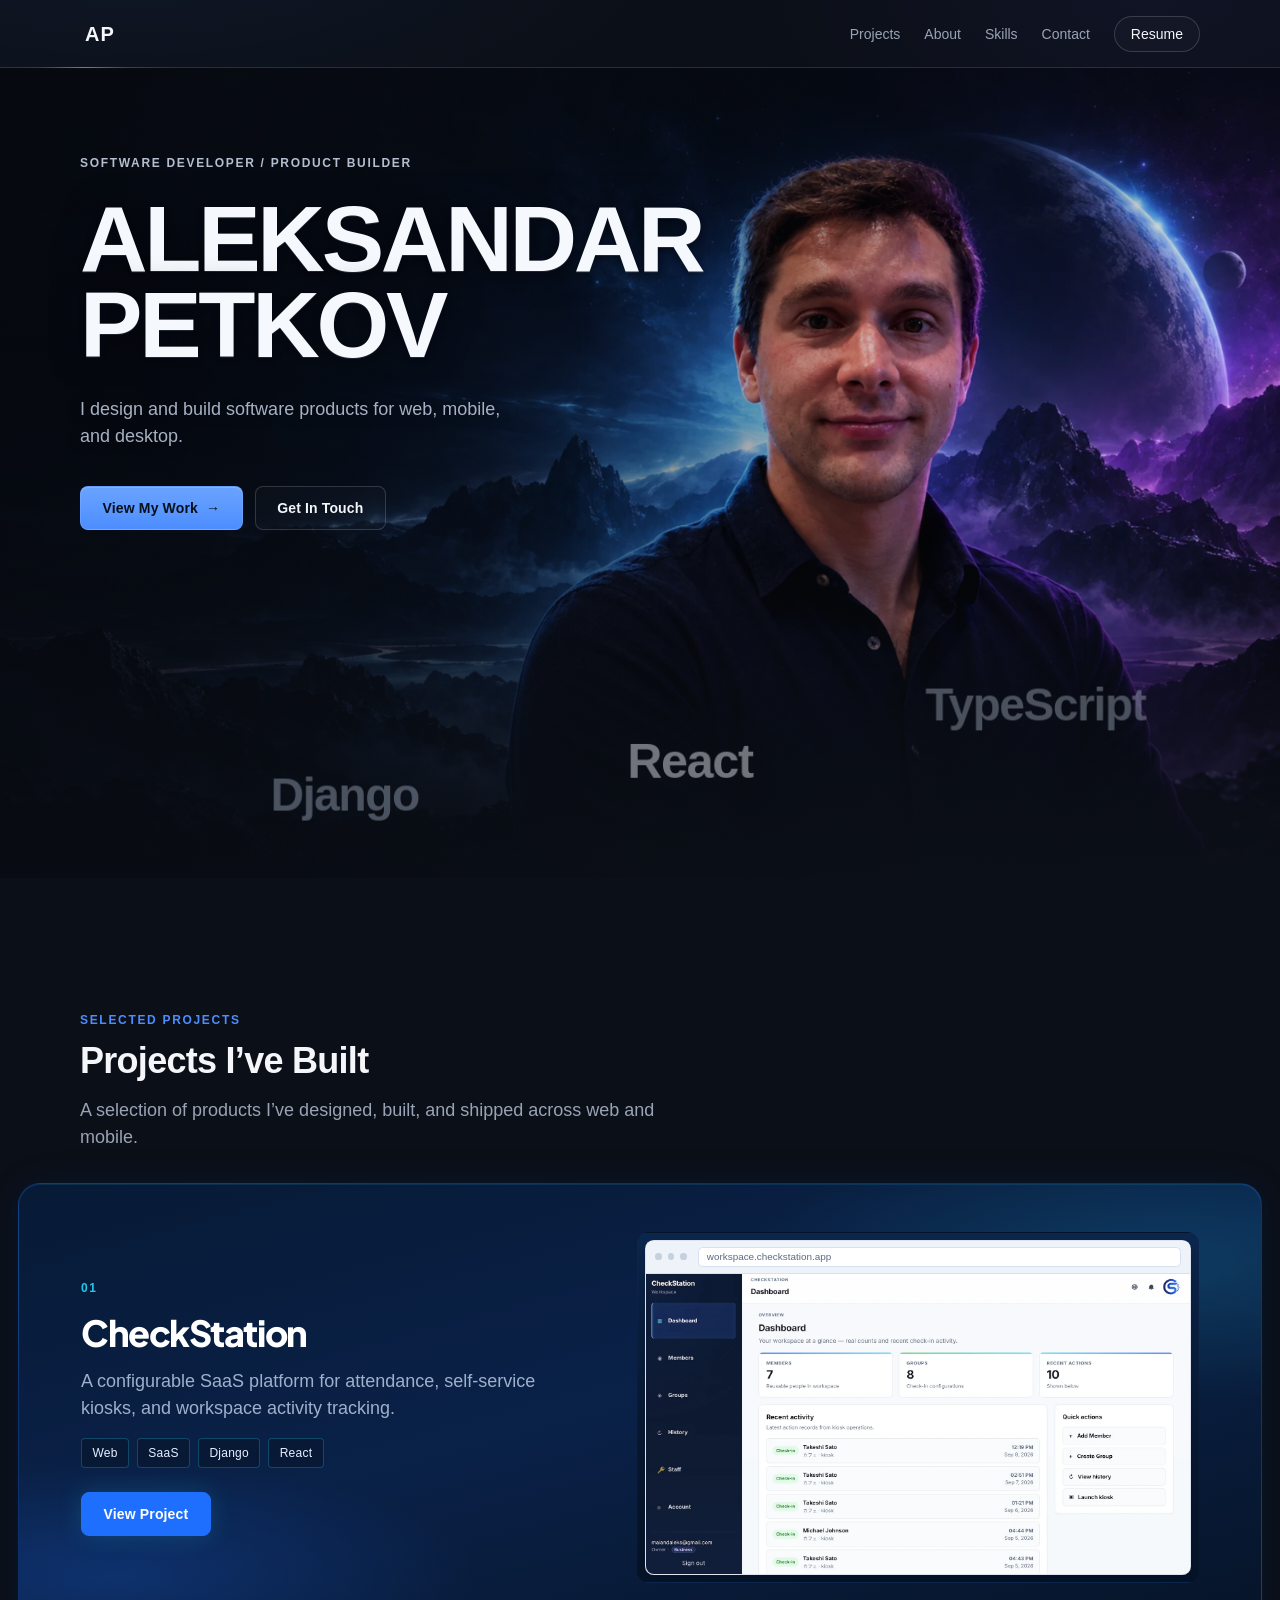
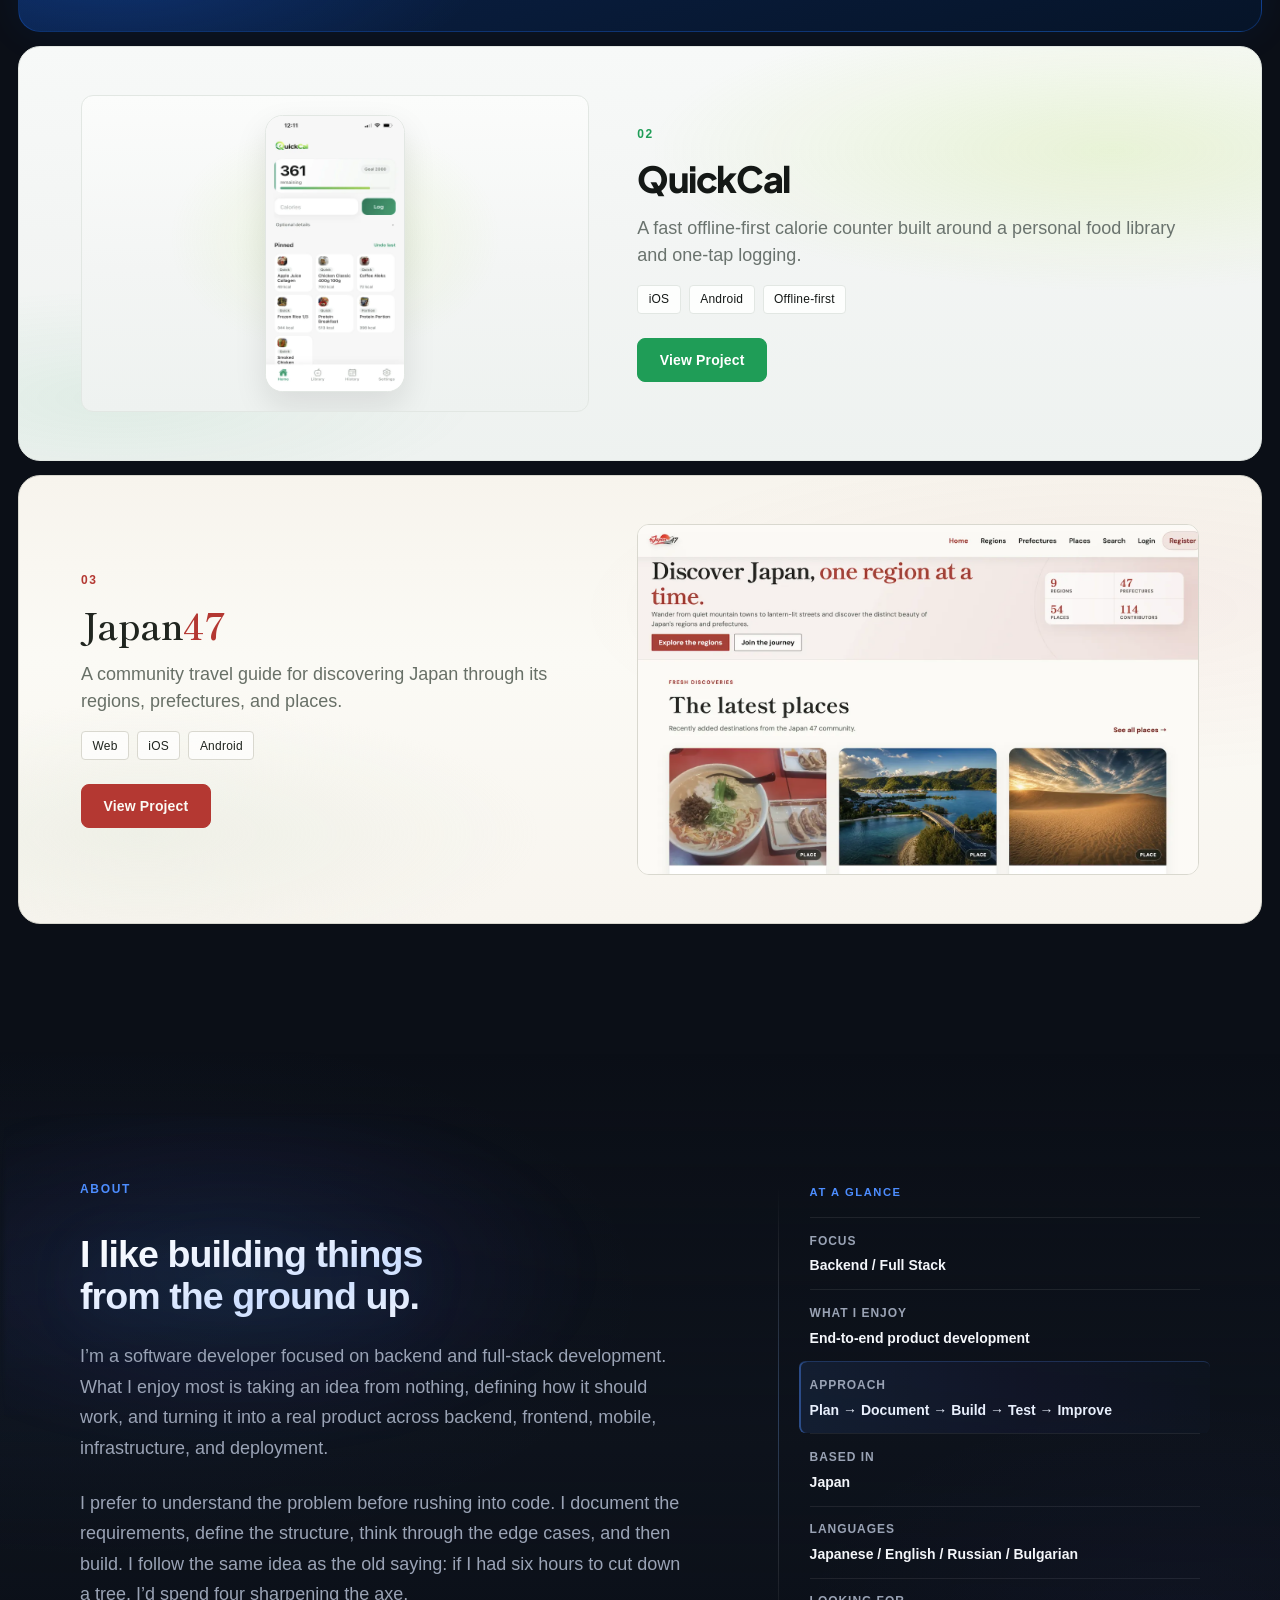
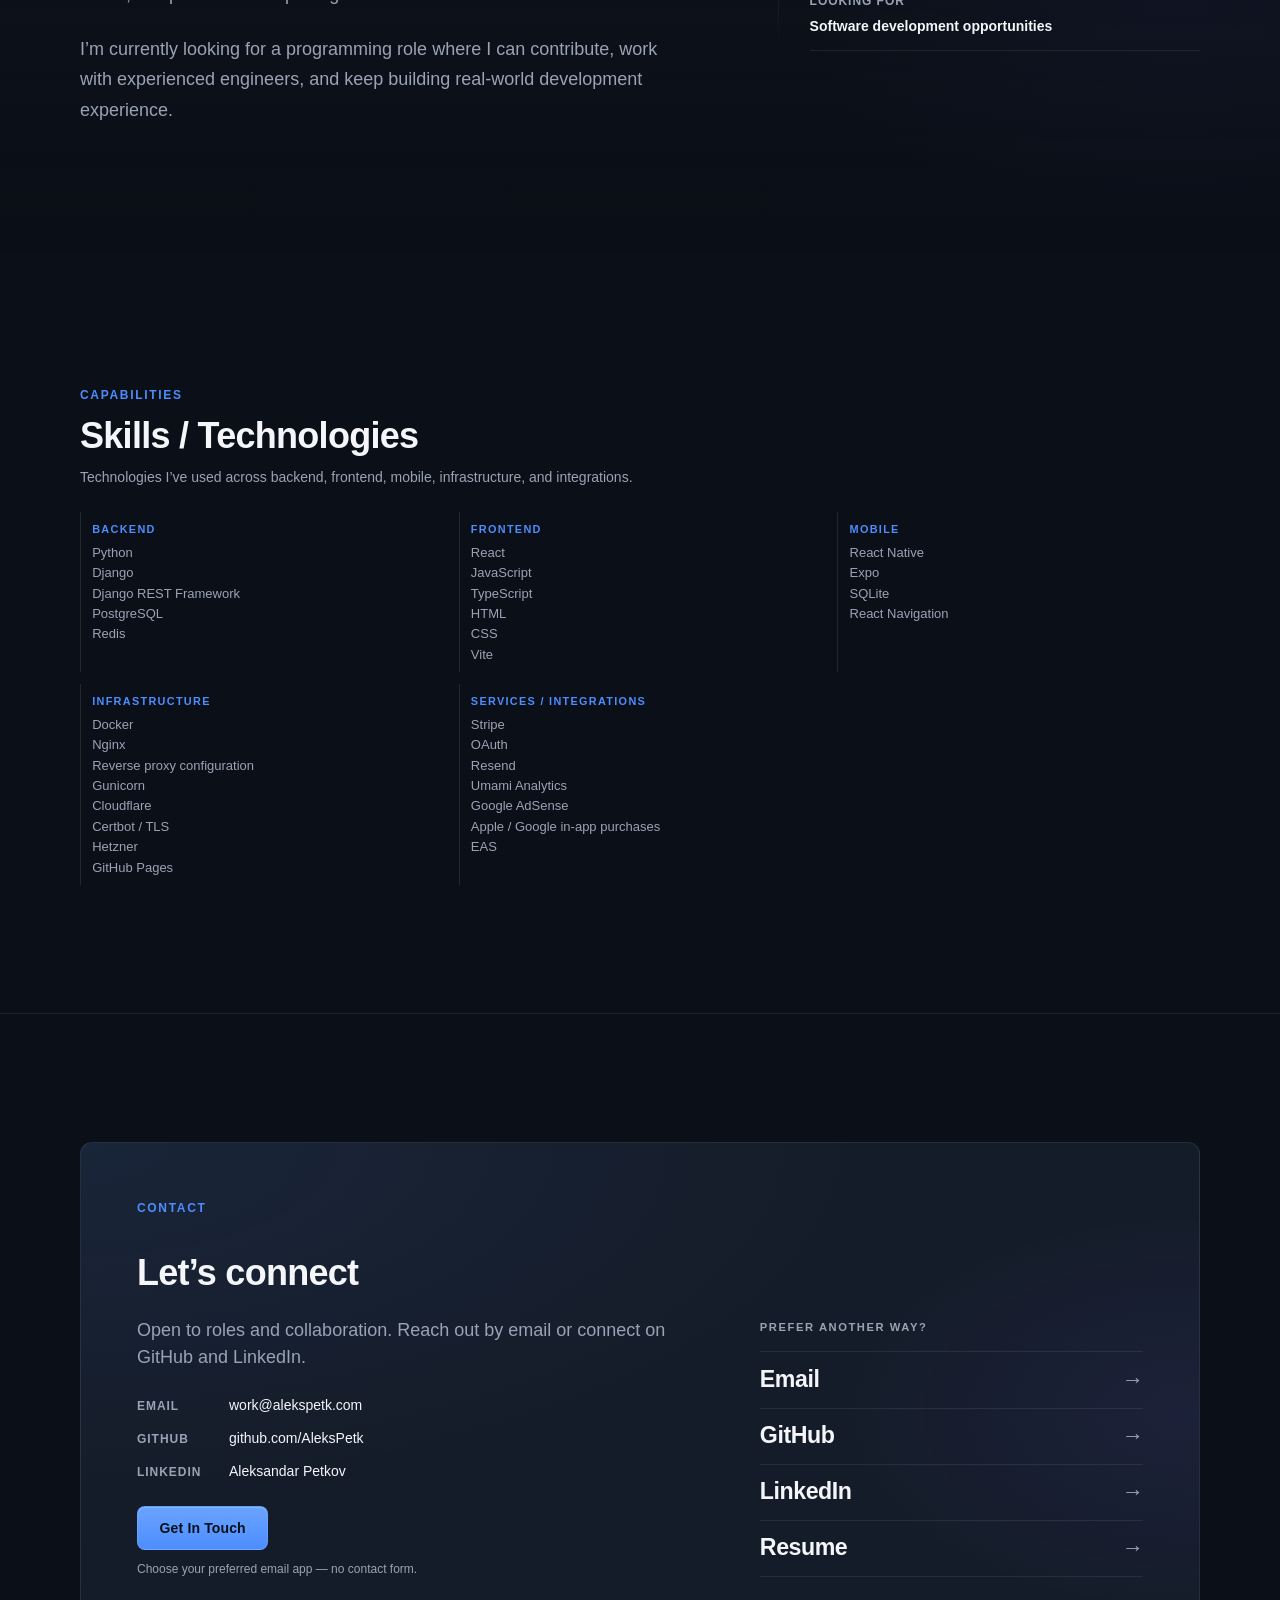
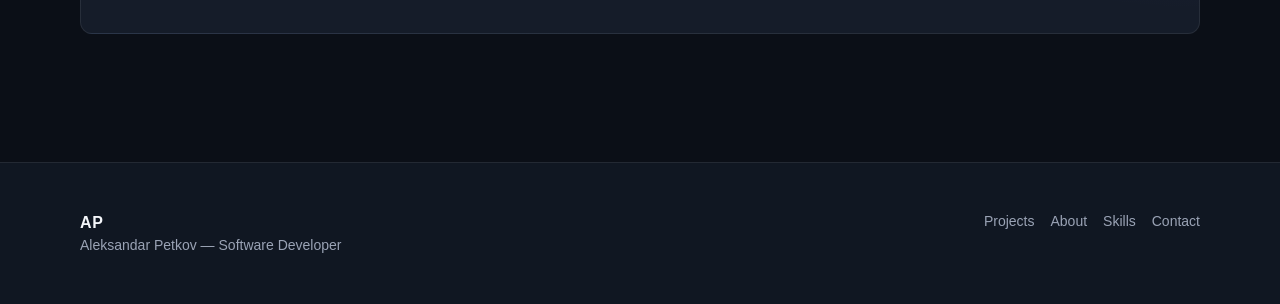
<file: index.html>
<!DOCTYPE html>
<html lang="en">
  <head>
    <meta charset="utf-8" />
    <meta name="viewport" content="width=device-width, initial-scale=1" />

    <title>Aleksandar Petkov | Backend &amp; Full-Stack Developer</title>
    <meta
      name="description"
      content="Portfolio of Aleksandar Petkov, a software developer in Japan focused on backend and full-stack work with Python, Django, React, and deployed web and mobile products."
    />
    <meta name="robots" content="index,follow" />

    <link rel="canonical" href="https://alekspetk.com/" />

    <meta property="og:type" content="website" />
    <meta property="og:url" content="https://alekspetk.com/" />
    <meta
      property="og:title"
      content="Aleksandar Petkov | Backend &amp; Full-Stack Developer"
    />
    <meta
      property="og:description"
      content="Portfolio of Aleksandar Petkov, a software developer in Japan focused on backend and full-stack work with Python, Django, React, and deployed web and mobile products."
    />
    <meta
      property="og:image"
      content="https://alekspetk.com/assets/images/hero/hero-cinematic.webp"
    />
    <meta property="og:image:width" content="1920" />
    <meta property="og:image:height" content="1081" />
    <meta property="og:image:alt" content="Aleksandar Petkov portfolio homepage" />
    <meta name="twitter:card" content="summary_large_image" />
    <meta
      name="twitter:title"
      content="Aleksandar Petkov | Backend &amp; Full-Stack Developer"
    />
    <meta
      name="twitter:description"
      content="Portfolio of Aleksandar Petkov, a software developer in Japan focused on backend and full-stack work with Python, Django, React, and deployed web and mobile products."
    />
    <meta
      name="twitter:image"
      content="https://alekspetk.com/assets/images/hero/hero-cinematic.webp"
    />
    <script type="application/ld+json">
      {
        "@context": "https://schema.org",
        "@graph": [
          {
            "@type": "Person",
            "name": "Aleksandar Petkov",
            "url": "https://alekspetk.com/",
            "jobTitle": "Software Developer",
            "sameAs": [
              "https://github.com/AleksPetk",
              "https://www.linkedin.com/in/aleksandar-petkov-7a90b4435/"
            ]
          },
          {
            "@type": "WebSite",
            "name": "Aleksandar Petkov",
            "url": "https://alekspetk.com/"
          }
        ]
      }
    </script>

    <meta name="theme-color" content="#0b0f17" />
    <link rel="icon" href="assets/icons/favicon.svg" type="image/svg+xml" />
    <link rel="preconnect" href="https://fonts.googleapis.com" />
    <link rel="preconnect" href="https://fonts.gstatic.com" crossorigin />
    <link
      href="https://fonts.googleapis.com/css2?family=Plus+Jakarta+Sans:wght@600;700;800&family=Shippori+Mincho:wght@600;700&display=swap"
      rel="stylesheet"
    />
    <link
      rel="preload"
      as="image"
      href="assets/images/hero/hero-cinematic.webp"
      type="image/webp"
    />

    <link rel="stylesheet" href="css/reset.css" />
    <link rel="stylesheet" href="css/variables.css" />
    <link rel="stylesheet" href="css/global.css" />
    <link rel="stylesheet" href="css/components.css" />
    <link rel="stylesheet" href="css/home.css" />
    <link rel="stylesheet" href="css/responsive.css" />
  </head>
  <body>
    <a class="skip-link" href="#main">Skip to content</a>

    <div class="page">
      <header class="site-header" data-site-header>
        <div class="site-header__inner">
          <a class="brand" href="/" aria-label="AP — Home">AP</a>

          <button
            class="nav-toggle"
            type="button"
            data-nav-toggle
            aria-controls="site-nav"
            aria-expanded="false"
            aria-label="Open menu"
          >
            <span class="nav-toggle__icon" aria-hidden="true"></span>
          </button>

          <nav class="nav" id="site-nav" data-nav aria-label="Primary">
            <ul class="nav__list">
              <li><a class="nav__link" href="/#projects">Projects</a></li>
              <li><a class="nav__link" href="/#about">About</a></li>
              <li><a class="nav__link" href="/#skills">Skills</a></li>
              <li><a class="nav__link" href="/#contact">Contact</a></li>
              <li class="nav-resume" data-resume-menu>
                <button
                  type="button"
                  class="nav__link nav__link--resume"
                  aria-expanded="false"
                  aria-haspopup="true"
                  aria-controls="resume-menu"
                  data-resume-toggle
                >
                  Resume
                </button>
                <div
                  class="resume-menu"
                  id="resume-menu"
                  role="menu"
                  aria-label="Resume options"
                  hidden
                  data-resume-panel
                >
                  <div class="resume-menu__section">
                    <p class="resume-menu__section-label" id="resume-en-section">
                      English
                    </p>
                    <div
                      class="resume-menu__group"
                      role="group"
                      aria-labelledby="resume-en-doc"
                    >
                      <p class="resume-menu__doc" id="resume-en-doc">
                        English CV
                      </p>
                      <div class="resume-menu__actions">
                        <a
                          class="resume-menu__action"
                          role="menuitem"
                          href="/cv/en/">View</a
                        >
                        <a
                          class="resume-menu__action"
                          role="menuitem"
                          href="assets/documents/resume/aleksandar-petkov-cv-en.pdf"
                          download="Aleksandar-Petkov-CV-English.pdf"
                          >Download</a
                        >
                      </div>
                    </div>
                  </div>
                  <div class="resume-menu__section">
                    <p class="resume-menu__section-label" id="resume-ja-section">
                      Japanese
                    </p>
                    <div
                      class="resume-menu__group"
                      role="group"
                      aria-labelledby="resume-rirekisho-doc"
                    >
                      <p class="resume-menu__doc" id="resume-rirekisho-doc">
                        履歴書
                      </p>
                      <div class="resume-menu__actions">
                        <a
                          class="resume-menu__action"
                          role="menuitem"
                          href="/cv/ja/rirekisho/">View</a
                        >
                        <a
                          class="resume-menu__action"
                          role="menuitem"
                          href="assets/documents/resume/aleksandar-petkov-rirekisho-ja.pdf"
                          download="Aleksandar-Petkov-Rirekisho.pdf"
                          >Download</a
                        >
                      </div>
                    </div>
                    <div
                      class="resume-menu__group"
                      role="group"
                      aria-labelledby="resume-shokumu-doc"
                    >
                      <p class="resume-menu__doc" id="resume-shokumu-doc">
                        職務経歴書
                      </p>
                      <div class="resume-menu__actions">
                        <a
                          class="resume-menu__action"
                          role="menuitem"
                          href="/cv/ja/shokumukeirekisho/">View</a
                        >
                        <a
                          class="resume-menu__action"
                          role="menuitem"
                          href="assets/documents/resume/aleksandar-petkov-shokumukeirekisho-ja.pdf"
                          download="Aleksandar-Petkov-Shokumukeirekisho.pdf"
                          >Download</a
                        >
                      </div>
                    </div>
                  </div>
                </div>
              </li>
            </ul>
          </nav>
        </div>
        <div class="site-header__edge" aria-hidden="true">
          <span class="site-header__edge-line"></span>
          <span class="site-header__edge-glow"></span>
        </div>
      </header>

      <main id="main" class="page__main">
        <section class="hero" aria-labelledby="hero-title">
          <div class="hero__backdrop" aria-hidden="true"></div>
          <div class="hero__overlay" aria-hidden="true"></div>
          <div class="hero__skills" aria-hidden="true" role="presentation">
            <div class="hero__skills-track" data-hero-skills></div>
          </div>
          <div class="container hero__inner">
            <div class="hero__content">
              <p class="hero__eyebrow">Software Developer / Product Builder</p>
              <h1 id="hero-title" class="hero__title">
                <span>Aleksandar</span>
                <span>Petkov</span>
              </h1>
              <p class="hero__lead">
                I design and build software products for web, mobile, and
                desktop.
              </p>
              <div class="btn-group hero__actions">
                <a class="btn btn--primary" href="/#projects">
                  View My Work
                  <span class="btn__arrow" aria-hidden="true">→</span>
                </a>
                <a class="btn btn--secondary" href="/#contact">Get In Touch</a>
              </div>
            </div>
          </div>
        </section>

        <!-- Projects -->
        <section id="projects" class="section work" aria-labelledby="work-heading">
          <div class="container">
            <header class="section__header" data-reveal>
              <p class="section__label">Selected Projects</p>
              <h2 id="work-heading" class="section__heading">
                Projects I’ve Built
              </h2>
              <p class="section__intro">
                A selection of products I’ve designed, built, and shipped across
                web and mobile.
              </p>
            </header>
          </div>

          <div class="work__panels">
            <article
              class="project-showcase project-showcase--checkstation"
              aria-labelledby="project-checkstation"
              data-reveal
            >
              <div class="project-showcase__meta">
                <p class="project-showcase__number">01</p>
                <h3 id="project-checkstation" class="project-showcase__title">
                  CheckStation
                </h3>
                <p class="project-showcase__desc">
                  A configurable SaaS platform for attendance, self-service
                  kiosks, and workspace activity tracking.
                </p>
                <ul class="tag-list" aria-label="Technologies">
                  <li class="tag">Web</li>
                  <li class="tag">SaaS</li>
                  <li class="tag">Django</li>
                  <li class="tag">React</li>
                </ul>
                <div class="project-showcase__actions">
                  <a class="btn btn--primary" href="projects/checkstation/"
                    >View Project</a
                  >
                </div>
              </div>
              <div class="project-showcase__media">
                <div
                  class="media-placeholder media-placeholder--wide cs-home-preview"
                >
                  <div class="cs-home-browser">
                    <div class="cs-home-browser__chrome" aria-hidden="true">
                      <span class="cs-home-browser__dot"></span>
                      <span class="cs-home-browser__dot"></span>
                      <span class="cs-home-browser__dot"></span>
                      <span class="cs-home-browser__url"
                        >workspace.checkstation.app</span
                      >
                    </div>
                    <div class="cs-home-browser__viewport">
                      <img
                        class="cs-home-browser__img"
                        src="assets/images/projects/checkstation/checkstation-workspace.webp"
                        width="1600"
                        height="900"
                        alt="CheckStation workspace dashboard"
                        loading="lazy"
                        decoding="async"
                      />
                    </div>
                  </div>
                </div>
              </div>
            </article>

            <article
              class="project-showcase project-showcase--reverse project-showcase--quickcal"
              aria-labelledby="project-quickcal"
              data-reveal
            >
              <div class="project-showcase__meta">
                <p class="project-showcase__number">02</p>
                <h3 id="project-quickcal" class="project-showcase__title">
                  QuickCal
                </h3>
                <p class="project-showcase__desc">
                  A fast offline-first calorie counter built around a personal
                  food library and one-tap logging.
                </p>
                <ul class="tag-list" aria-label="Platforms">
                  <li class="tag">iOS</li>
                  <li class="tag">Android</li>
                  <li class="tag">Offline-first</li>
                </ul>
                <div class="project-showcase__actions">
                  <a class="btn btn--primary" href="projects/quickcal/"
                    >View Project</a
                  >
                </div>
              </div>
              <div class="project-showcase__media">
                <div class="media-placeholder media-placeholder--wide qc-home-preview">
                  <img
                    class="qc-home-preview__img"
                    src="assets/images/projects/quickcal/quickcal-phone-home.webp"
                    width="600"
                    height="1200"
                    alt="QuickCal mobile calorie tracking interface"
                    loading="lazy"
                    decoding="async"
                  />
                </div>
              </div>
            </article>

            <article
              class="project-showcase project-showcase--japan47"
              aria-labelledby="project-japan47"
              data-reveal
            >
              <div class="project-showcase__meta">
                <p class="project-showcase__number">03</p>
                <h3 id="project-japan47" class="project-showcase__title">
                  Japan<span class="project-showcase__accent">47</span>
                </h3>
                <p class="project-showcase__desc">
                  A community travel guide for discovering Japan through its
                  regions, prefectures, and places.
                </p>
                <ul class="tag-list" aria-label="Platforms">
                  <li class="tag">Web</li>
                  <li class="tag">iOS</li>
                  <li class="tag">Android</li>
                </ul>
                <div class="project-showcase__actions">
                  <a class="btn btn--primary" href="projects/japan47/"
                    >View Project</a
                  >
                </div>
              </div>
              <div class="project-showcase__media">
                <div class="media-placeholder media-placeholder--wide">
                  <img
                    src="assets/images/projects/japan47/japan47-web-main.webp"
                    width="1600"
                    height="900"
                    alt="Japan47 travel discovery homepage"
                    loading="lazy"
                    decoding="async"
                  />
                </div>
              </div>
            </article>
          </div>
        </section>

        <!-- ABOUT -->
        <section id="about" class="section about" aria-labelledby="about-heading">
          <div class="container">
            <div class="about__layout" data-reveal>
              <div class="about__copy">
                <p class="section__label">About</p>
                <h2 id="about-heading" class="about__heading">
                  I like building things from the ground up.
                </h2>
                <div class="about__body">
                  <p class="about__text">
                    I’m a software developer focused on backend and full-stack
                    development. What I enjoy most is taking an idea from
                    nothing, defining how it should work, and turning it into a
                    real product across backend, frontend, mobile,
                    infrastructure, and deployment.
                  </p>
                  <p class="about__text">
                    I prefer to understand the problem before rushing into code.
                    I document the requirements, define the structure, think
                    through the edge cases, and then build. I follow the same
                    idea as the old saying: if I had six hours to cut down a
                    tree, I’d spend four sharpening the axe.
                  </p>
                  <p class="about__text">
                    I’m currently looking for a programming role where I can
                    contribute, work with experienced engineers, and keep
                    building real-world development experience.
                  </p>
                </div>
              </div>

              <aside class="about__glance" aria-labelledby="about-glance-heading">
                <h3 id="about-glance-heading" class="about__glance-heading">
                  At a glance
                </h3>
                <dl class="about__glance-list">
                  <div class="about__glance-row">
                    <dt>Focus</dt>
                    <dd>Backend / Full Stack</dd>
                  </div>
                  <div class="about__glance-row">
                    <dt>What I enjoy</dt>
                    <dd>End-to-end product development</dd>
                  </div>
                  <div class="about__glance-row about__glance-row--accent">
                    <dt>Approach</dt>
                    <dd>Plan → Document → Build → Test → Improve</dd>
                  </div>
                  <div class="about__glance-row">
                    <dt>Based in</dt>
                    <dd>Japan</dd>
                  </div>
                  <div class="about__glance-row">
                    <dt>Languages</dt>
                    <dd>Japanese / English / Russian / Bulgarian</dd>
                  </div>
                  <div class="about__glance-row">
                    <dt>Looking for</dt>
                    <dd>Software development opportunities</dd>
                  </div>
                </dl>
              </aside>
            </div>
          </div>
        </section>

        <!-- SKILLS -->
        <section
          id="skills"
          class="section skills"
          aria-labelledby="skills-heading"
        >
          <div class="container">
            <header class="section__header skills__header" data-reveal>
              <p class="section__label">Capabilities</p>
              <h2 id="skills-heading" class="section__heading">
                Skills / Technologies
              </h2>
              <p class="section__intro skills__intro">
                Technologies I’ve used across backend, frontend, mobile,
                infrastructure, and integrations.
              </p>
            </header>
            <div class="skills__groups" data-reveal>
              <article class="skills__group">
                <h3 class="skills__group-title">Backend</h3>
                <ul class="skills__list">
                  <li>Python</li>
                  <li>Django</li>
                  <li>Django REST Framework</li>
                  <li>PostgreSQL</li>
                  <li>Redis</li>
                </ul>
              </article>
              <article class="skills__group">
                <h3 class="skills__group-title">Frontend</h3>
                <ul class="skills__list">
                  <li>React</li>
                  <li>JavaScript</li>
                  <li>TypeScript</li>
                  <li>HTML</li>
                  <li>CSS</li>
                  <li>Vite</li>
                </ul>
              </article>
              <article class="skills__group">
                <h3 class="skills__group-title">Mobile</h3>
                <ul class="skills__list">
                  <li>React Native</li>
                  <li>Expo</li>
                  <li>SQLite</li>
                  <li>React Navigation</li>
                </ul>
              </article>
              <article class="skills__group">
                <h3 class="skills__group-title">Infrastructure</h3>
                <ul class="skills__list">
                  <li>Docker</li>
                  <li>Nginx</li>
                  <li>Reverse proxy configuration</li>
                  <li>Gunicorn</li>
                  <li>Cloudflare</li>
                  <li>Certbot / TLS</li>
                  <li>Hetzner</li>
                  <li>GitHub Pages</li>
                </ul>
              </article>
              <article class="skills__group">
                <h3 class="skills__group-title">Services / Integrations</h3>
                <ul class="skills__list">
                  <li>Stripe</li>
                  <li>OAuth</li>
                  <li>Resend</li>
                  <li>Umami Analytics</li>
                  <li>Google AdSense</li>
                  <li>Apple / Google in-app purchases</li>
                  <li>EAS</li>
                </ul>
              </article>
            </div>
          </div>
        </section>

        <!-- CONTACT -->
        <section
          id="contact"
          class="section contact"
          aria-labelledby="contact-heading"
        >
          <div class="container">
            <div class="contact__panel" data-reveal>
              <div class="contact__layout">
                <div class="contact__primary">
                  <p class="section__label">Contact</p>
                  <h2 id="contact-heading" class="contact__heading">
                    Let’s connect
                  </h2>
                  <p class="contact__text">
                    Open to roles and collaboration. Reach out by email or
                    connect on GitHub and LinkedIn.
                  </p>
                  <ul class="contact__channels" aria-label="Contact details">
                    <li class="contact__channel">
                      <span class="contact__channel-label">Email</span>
                      <span class="contact__channel-value"
                        >work@alekspetk.com</span
                      >
                    </li>
                    <li class="contact__channel">
                      <span class="contact__channel-label">GitHub</span>
                      <span class="contact__channel-value"
                        >github.com/AleksPetk</span
                      >
                    </li>
                    <li class="contact__channel">
                      <span class="contact__channel-label">LinkedIn</span>
                      <span class="contact__channel-value"
                        >Aleksandar Petkov</span
                      >
                    </li>
                  </ul>

                  <div class="contact__cta" data-mail-menu>
                    <div class="contact__cta-control">
                      <button
                        type="button"
                        class="btn btn--primary"
                        aria-expanded="false"
                        aria-haspopup="true"
                        aria-controls="mail-menu"
                        data-mail-toggle
                      >
                        Get In Touch
                      </button>
                      <div
                        class="mail-menu"
                        id="mail-menu"
                        role="menu"
                        aria-label="Choose email app"
                        hidden
                        data-mail-panel
                      >
                        <a
                          class="mail-menu__option"
                          role="menuitem"
                          href="mailto:work@alekspetk.com?subject=Portfolio%20contact%20%E2%80%94%20Aleksandar%20Petkov"
                          >Default Mail App</a
                        >
                        <a
                          class="mail-menu__option"
                          role="menuitem"
                          href="https://mail.google.com/mail/?view=cm&amp;fs=1&amp;to=work@alekspetk.com&amp;su=Portfolio%20contact%20%E2%80%94%20Aleksandar%20Petkov"
                          target="_blank"
                          rel="noopener noreferrer"
                          >Gmail</a
                        >
                        <a
                          class="mail-menu__option"
                          role="menuitem"
                          href="https://outlook.live.com/mail/0/deeplink/compose?to=work@alekspetk.com&amp;subject=Portfolio%20contact%20%E2%80%94%20Aleksandar%20Petkov"
                          target="_blank"
                          rel="noopener noreferrer"
                          >Outlook</a
                        >
                      </div>
                    </div>
                    <p class="contact__hint">
                      Choose your preferred email app — no contact form.
                    </p>
                  </div>
                </div>

                <aside class="contact__aside" aria-label="Other ways to connect">
                  <p class="contact__aside-label">Prefer another way?</p>
                  <ul class="contact__ways">
                    <li>
                      <a class="contact__way" href="mailto:work@alekspetk.com"
                        ><span>Email</span
                        ><span class="contact__way-arrow" aria-hidden="true"
                          >→</span
                        ></a
                      >
                    </li>
                    <li>
                      <a
                        class="contact__way"
                        href="https://github.com/AleksPetk"
                        target="_blank"
                        rel="noopener noreferrer"
                        ><span>GitHub</span
                        ><span class="contact__way-arrow" aria-hidden="true"
                          >→</span
                        ></a
                      >
                    </li>
                    <li>
                      <a
                        class="contact__way"
                        href="https://www.linkedin.com/in/aleksandar-petkov-7a90b4435/"
                        target="_blank"
                        rel="noopener noreferrer"
                        ><span>LinkedIn</span
                        ><span class="contact__way-arrow" aria-hidden="true"
                          >→</span
                        ></a
                      >
                    </li>
                    <li>
                      <button
                        type="button"
                        class="contact__way"
                        data-resume-open
                      >
                        <span>Resume</span
                        ><span class="contact__way-arrow" aria-hidden="true"
                          >→</span
                        >
                      </button>
                    </li>
                  </ul>
                </aside>
              </div>
            </div>
          </div>
        </section>
      </main>

      <footer class="site-footer">
        <div class="container site-footer__inner">
          <div>
            <p class="site-footer__brand">AP</p>
            <p class="site-footer__meta">
              Aleksandar Petkov — Software Developer
            </p>
          </div>
          <nav class="site-footer__nav" aria-label="Footer">
            <a href="/#projects">Projects</a>
            <a href="/#about">About</a>
            <a href="/#skills">Skills</a>
            <a href="/#contact">Contact</a>
          </nav>
        </div>
      </footer>
    </div>

    <script src="js/navigation.js" defer></script>
    <script src="js/contact.js" defer></script>
    <script src="js/animations.js" defer></script>
    <script src="js/hero-skills.js" defer></script>
    <script src="js/project.js" defer></script>
    <script src="js/main.js" defer></script>
  </body>
</html>
</file>
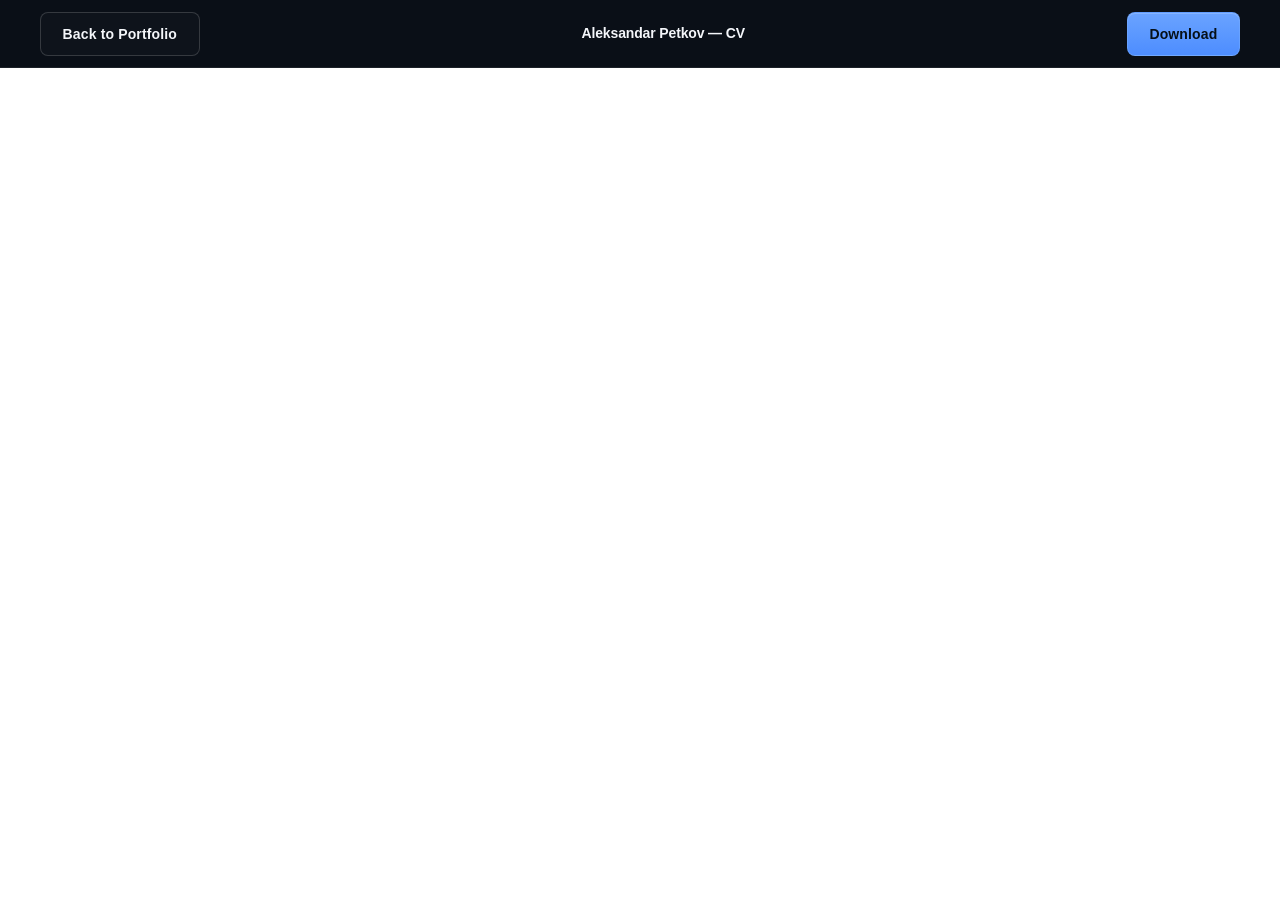
<file: cv/en/index.html>
<!DOCTYPE html>
<html lang="en">
  <head>
    <meta charset="utf-8" />
    <meta name="viewport" content="width=device-width, initial-scale=1" />
    <title>Aleksandar Petkov — CV</title>
    <meta name="robots" content="noindex,follow" />
    <link rel="canonical" href="https://alekspetk.com/cv/en/" />
    <meta name="theme-color" content="#0b0f17" />
    <link rel="icon" href="/assets/icons/favicon.svg" type="image/svg+xml" />
    <link rel="stylesheet" href="/css/reset.css" />
    <link rel="stylesheet" href="/css/variables.css" />
    <link rel="stylesheet" href="/css/global.css" />
    <link rel="stylesheet" href="/css/components.css" />
  </head>
  <body class="cv-page">
    <header class="cv-bar">
      <a class="btn btn--secondary cv-bar__back" href="/">Back to Portfolio</a>
      <p class="cv-bar__title">Aleksandar Petkov — CV</p>
      <a
        class="btn btn--primary cv-bar__download"
        href="/assets/documents/resume/aleksandar-petkov-cv-en.pdf"
        download="Aleksandar-Petkov-CV-English.pdf"
        >Download</a
      >
    </header>
    <iframe
      class="cv-frame"
      src="/assets/documents/resume/aleksandar-petkov-cv-en.pdf"
      title="Aleksandar Petkov English CV"
    ></iframe>
  </body>
</html>
</file>
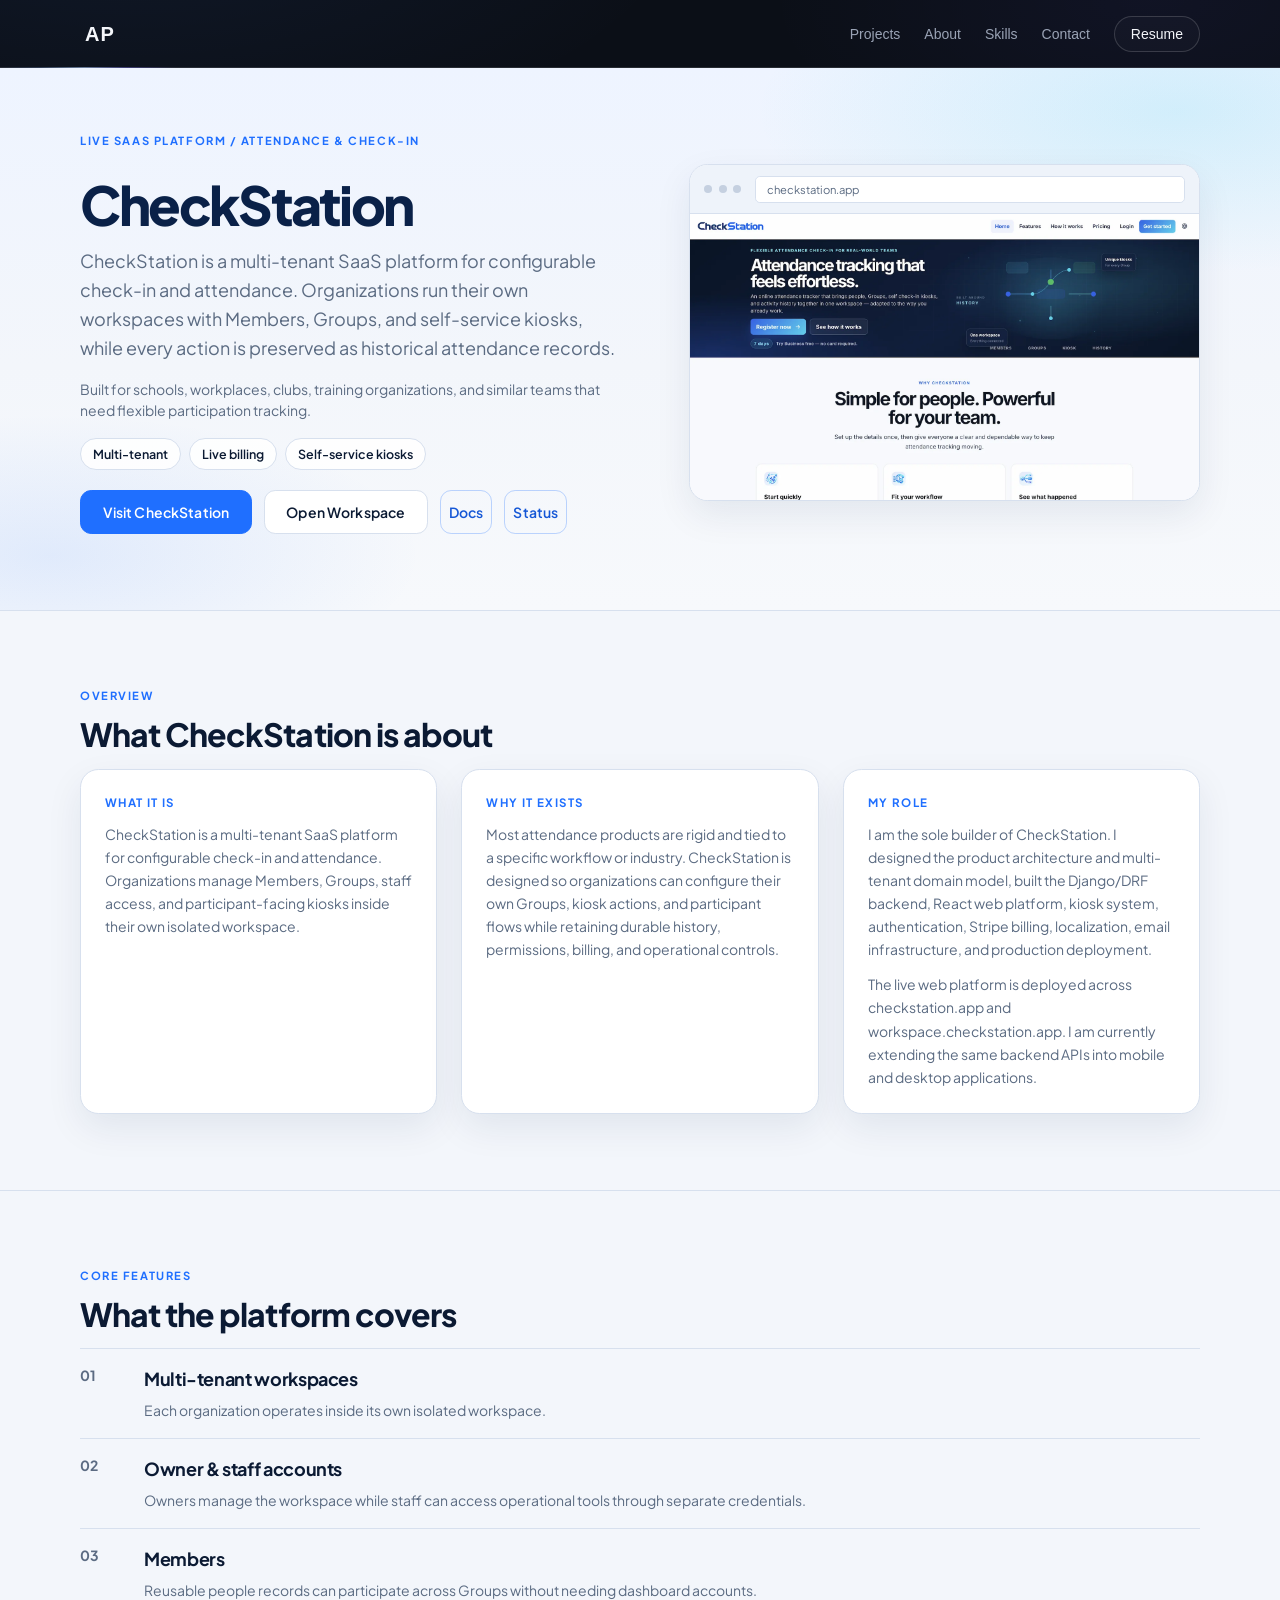
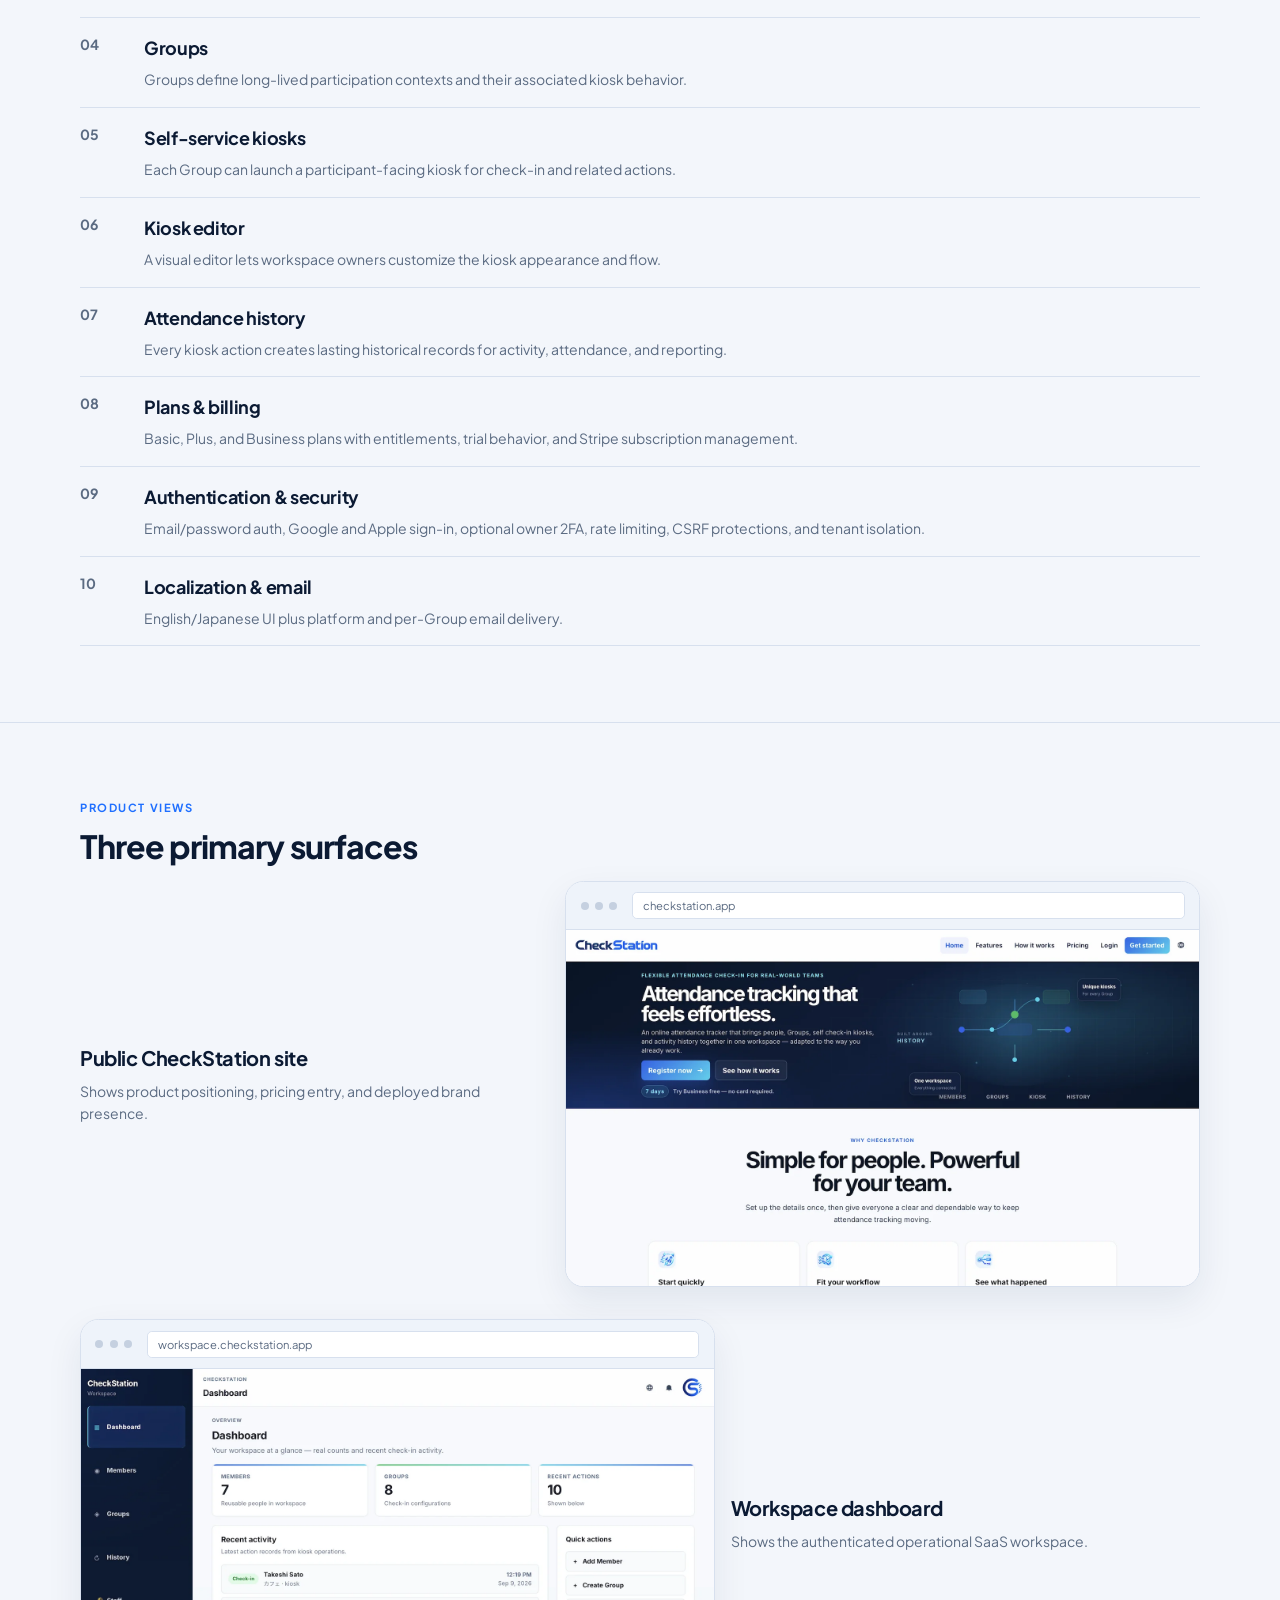
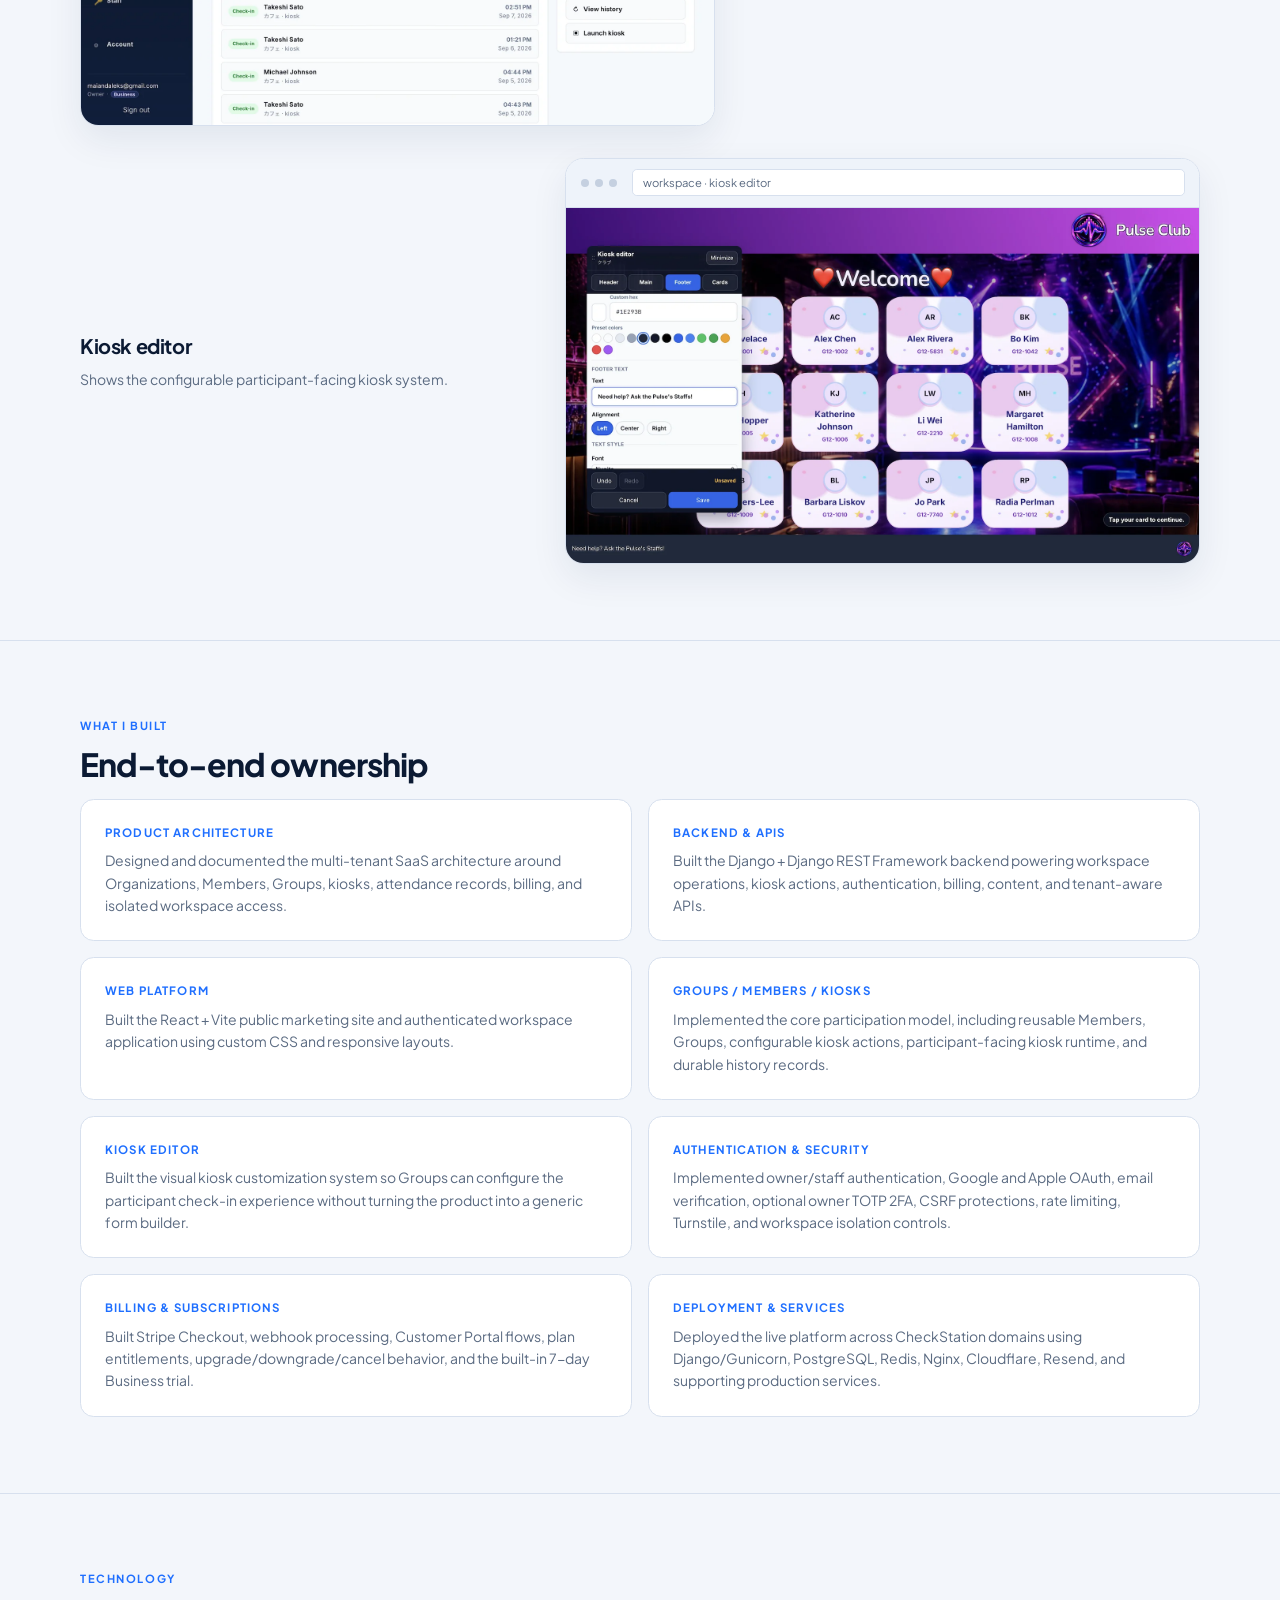
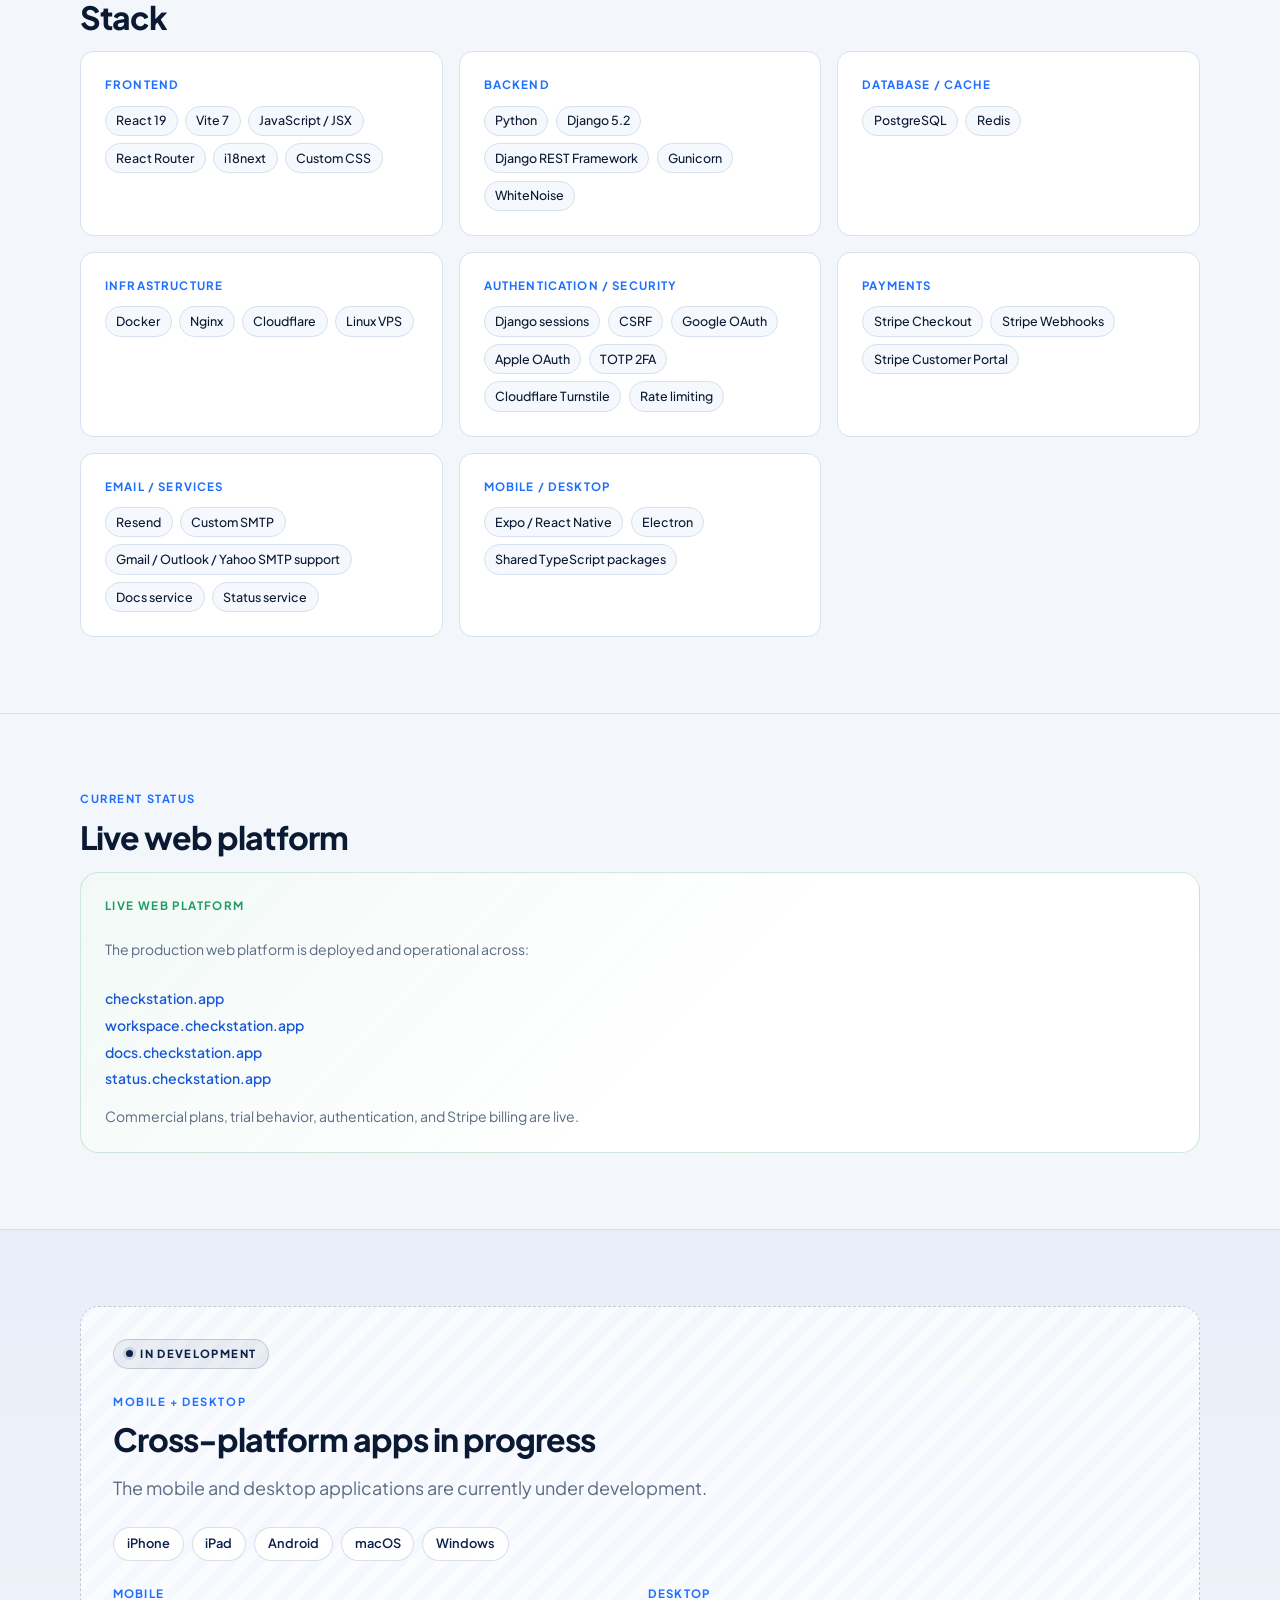
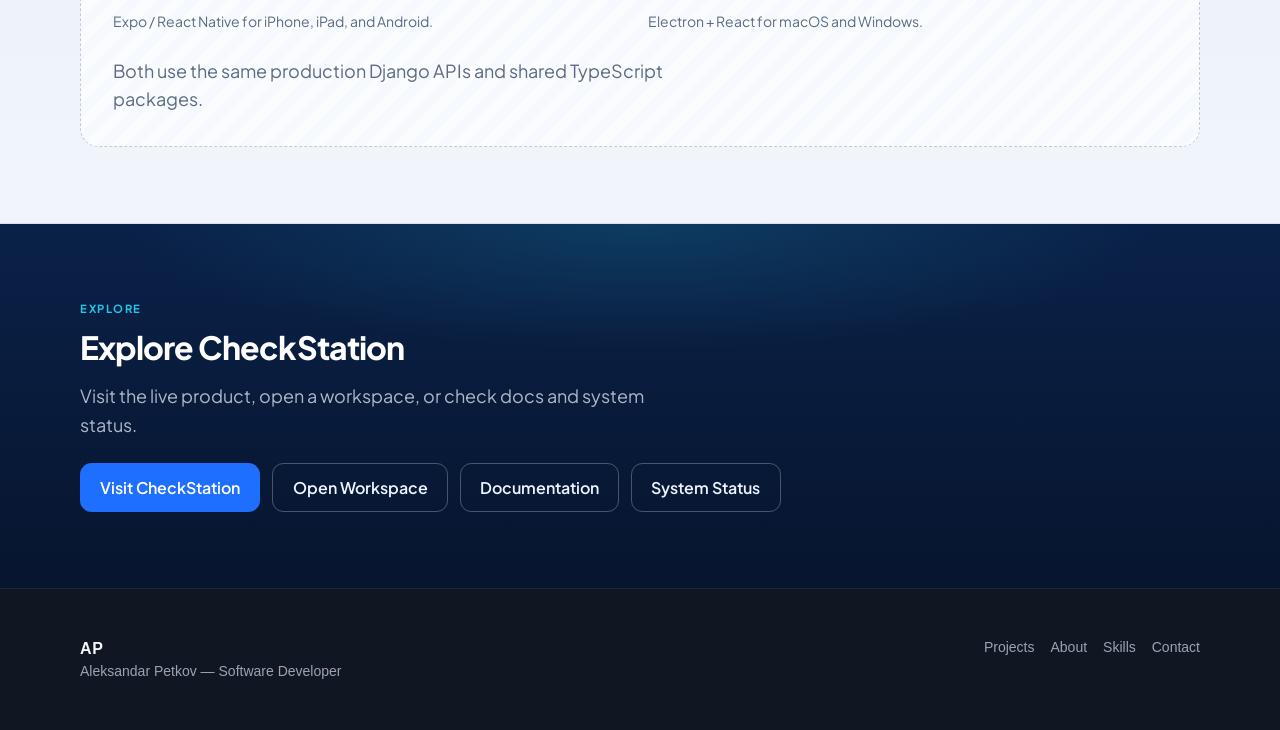
<file: projects/checkstation/index.html>
<!DOCTYPE html>
<html lang="en">
  <head>
    <meta charset="utf-8" />
    <meta name="viewport" content="width=device-width, initial-scale=1" />

    <title>CheckStation | SaaS Attendance &amp; Check-In Platform</title>
    <meta
      name="description"
      content="CheckStation is a live Django and React SaaS platform for configurable attendance, check-in, and self-service kiosks."
    />
    <meta name="robots" content="index,follow" />
    <link
      rel="canonical"
      href="https://alekspetk.com/projects/checkstation/"
    />

    <meta property="og:type" content="website" />
    <meta
      property="og:url"
      content="https://alekspetk.com/projects/checkstation/"
    />
    <meta
      property="og:title"
      content="CheckStation | SaaS Attendance &amp; Check-In Platform"
    />
    <meta
      property="og:description"
      content="CheckStation is a live Django and React SaaS platform for configurable attendance, check-in, and self-service kiosks."
    />
    <meta
      property="og:image"
      content="https://alekspetk.com/assets/images/projects/checkstation/checkstation-public.webp"
    />
    <meta property="og:image:width" content="1600" />
    <meta property="og:image:height" content="900" />
    <meta property="og:image:alt" content="CheckStation public website" />
    <meta name="twitter:card" content="summary_large_image" />
    <meta
      name="twitter:title"
      content="CheckStation | SaaS Attendance &amp; Check-In Platform"
    />
    <meta
      name="twitter:description"
      content="CheckStation is a live Django and React SaaS platform for configurable attendance, check-in, and self-service kiosks."
    />
    <meta
      name="twitter:image"
      content="https://alekspetk.com/assets/images/projects/checkstation/checkstation-public.webp"
    />

    <meta name="theme-color" content="#0b0f17" />
    <link rel="icon" href="../../assets/icons/favicon.svg" type="image/svg+xml" />

    <link rel="preconnect" href="https://fonts.googleapis.com" />
    <link rel="preconnect" href="https://fonts.gstatic.com" crossorigin />
    <link
      href="https://fonts.googleapis.com/css2?family=Plus+Jakarta+Sans:wght@400;500;600;700;800&display=swap"
      rel="stylesheet"
    />

    <link rel="stylesheet" href="../../css/reset.css" />
    <link rel="stylesheet" href="../../css/variables.css" />
    <link rel="stylesheet" href="../../css/global.css" />
    <link rel="stylesheet" href="../../css/components.css" />
    <link rel="stylesheet" href="../../css/project.css" />
    <link rel="stylesheet" href="../../css/checkstation.css" />
    <link rel="stylesheet" href="../../css/responsive.css" />
  </head>
  <body class="project-checkstation">
    <a class="skip-link" href="#main">Skip to content</a>

    <div class="page">
      <header class="site-header" data-site-header>
        <div class="site-header__inner">
          <a class="brand" href="/" aria-label="AP — Home">AP</a>

          <button
            class="nav-toggle"
            type="button"
            data-nav-toggle
            aria-controls="site-nav"
            aria-expanded="false"
            aria-label="Open menu"
          >
            <span class="nav-toggle__icon" aria-hidden="true"></span>
          </button>

          <nav class="nav" id="site-nav" data-nav aria-label="Primary">
            <ul class="nav__list">
              <li><a class="nav__link" href="/#projects">Projects</a></li>
              <li><a class="nav__link" href="/#about">About</a></li>
              <li><a class="nav__link" href="/#skills">Skills</a></li>
              <li>
                <a class="nav__link" href="/#contact">Contact</a>
              </li>
              <li class="nav-resume" data-resume-menu>
                <button
                  type="button"
                  class="nav__link nav__link--resume"
                  aria-expanded="false"
                  aria-haspopup="true"
                  aria-controls="resume-menu"
                  data-resume-toggle
                >
                  Resume
                </button>
                <div
                  class="resume-menu"
                  id="resume-menu"
                  role="menu"
                  aria-label="Resume options"
                  hidden
                  data-resume-panel
                >
                  <div class="resume-menu__section">
                    <p class="resume-menu__section-label" id="resume-en-section">
                      English
                    </p>
                    <div
                      class="resume-menu__group"
                      role="group"
                      aria-labelledby="resume-en-doc"
                    >
                      <p class="resume-menu__doc" id="resume-en-doc">
                        English CV
                      </p>
                      <div class="resume-menu__actions">
                        <a
                          class="resume-menu__action"
                          role="menuitem"
                          href="/cv/en/">View</a
                        >
                        <a
                          class="resume-menu__action"
                          role="menuitem"
                          href="../../assets/documents/resume/aleksandar-petkov-cv-en.pdf"
                          download="Aleksandar-Petkov-CV-English.pdf"
                          >Download</a
                        >
                      </div>
                    </div>
                  </div>
                  <div class="resume-menu__section">
                    <p class="resume-menu__section-label" id="resume-ja-section">
                      Japanese
                    </p>
                    <div
                      class="resume-menu__group"
                      role="group"
                      aria-labelledby="resume-rirekisho-doc"
                    >
                      <p class="resume-menu__doc" id="resume-rirekisho-doc">
                        履歴書
                      </p>
                      <div class="resume-menu__actions">
                        <a
                          class="resume-menu__action"
                          role="menuitem"
                          href="/cv/ja/rirekisho/">View</a
                        >
                        <a
                          class="resume-menu__action"
                          role="menuitem"
                          href="../../assets/documents/resume/aleksandar-petkov-rirekisho-ja.pdf"
                          download="Aleksandar-Petkov-Rirekisho.pdf"
                          >Download</a
                        >
                      </div>
                    </div>
                    <div
                      class="resume-menu__group"
                      role="group"
                      aria-labelledby="resume-shokumu-doc"
                    >
                      <p class="resume-menu__doc" id="resume-shokumu-doc">
                        職務経歴書
                      </p>
                      <div class="resume-menu__actions">
                        <a
                          class="resume-menu__action"
                          role="menuitem"
                          href="/cv/ja/shokumukeirekisho/">View</a
                        >
                        <a
                          class="resume-menu__action"
                          role="menuitem"
                          href="../../assets/documents/resume/aleksandar-petkov-shokumukeirekisho-ja.pdf"
                          download="Aleksandar-Petkov-Shokumukeirekisho.pdf"
                          >Download</a
                        >
                      </div>
                    </div>
                  </div>
                </div>
              </li>
            </ul>
          </nav>
        </div>
        <div class="site-header__edge" aria-hidden="true">
          <span class="site-header__edge-line"></span>
          <span class="site-header__edge-glow"></span>
        </div>
      </header>

      <main id="main" class="page__main">
        <!-- Hero -->
        <section class="cs-hero" aria-labelledby="project-title">
          <div class="container cs-hero__grid">
            <div class="cs-hero__content">
              <p class="cs-label">Live SaaS platform / Attendance &amp; check-in</p>
              <h1 id="project-title" class="cs-hero__title">CheckStation</h1>
              <p class="cs-hero__desc">
                CheckStation is a multi-tenant SaaS platform for configurable
                check-in and attendance. Organizations run their own workspaces
                with Members, Groups, and self-service kiosks, while every action
                is preserved as historical attendance records.
              </p>
              <p class="cs-hero__note">
                Built for schools, workplaces, clubs, training organizations, and
                similar teams that need flexible participation tracking.
              </p>
              <ul class="cs-meta" aria-label="Product traits">
                <li class="cs-meta__item">Multi-tenant</li>
                <li class="cs-meta__item">Live billing</li>
                <li class="cs-meta__item">Self-service kiosks</li>
              </ul>
              <div class="cs-hero__actions">
                <a
                  class="btn btn--primary"
                  href="https://checkstation.app"
                  target="_blank"
                  rel="noopener noreferrer"
                  >Visit CheckStation</a
                >
                <a
                  class="btn btn--secondary"
                  href="https://workspace.checkstation.app"
                  target="_blank"
                  rel="noopener noreferrer"
                  >Open Workspace</a
                >
                <a
                  class="btn btn--ghost"
                  href="https://docs.checkstation.app"
                  target="_blank"
                  rel="noopener noreferrer"
                  >Docs</a
                >
                <a
                  class="btn btn--ghost"
                  href="https://status.checkstation.app"
                  target="_blank"
                  rel="noopener noreferrer"
                  >Status</a
                >
              </div>
            </div>

            <div class="cs-browser">
              <div class="cs-frame">
                <div class="cs-frame__chrome" aria-hidden="true">
                  <span class="cs-frame__dot"></span>
                  <span class="cs-frame__dot"></span>
                  <span class="cs-frame__dot"></span>
                  <span class="cs-frame__url">checkstation.app</span>
                </div>
                <div class="cs-frame__stage">
                  <img
                    class="cs-frame__media"
                    src="../../assets/images/projects/checkstation/checkstation-public.webp"
                    width="1600"
                    height="900"
                    alt="CheckStation public website homepage"
                    decoding="async"
                    fetchpriority="high"
                  />
                </div>
              </div>
            </div>
          </div>
        </section>

        <!-- Overview -->
        <section class="cs-section" aria-labelledby="overview-heading">
          <div class="container">
            <p class="cs-label">Overview</p>
            <h2 id="overview-heading" class="cs-heading">What CheckStation is about</h2>
            <div class="cs-overview">
              <div class="cs-overview__item">
                <h3>What it is</h3>
                <p>
                  CheckStation is a multi-tenant SaaS platform for configurable
                  check-in and attendance. Organizations manage Members, Groups,
                  staff access, and participant-facing kiosks inside their own
                  isolated workspace.
                </p>
              </div>
              <div class="cs-overview__item">
                <h3>Why it exists</h3>
                <p>
                  Most attendance products are rigid and tied to a specific
                  workflow or industry. CheckStation is designed so organizations
                  can configure their own Groups, kiosk actions, and participant
                  flows while retaining durable history, permissions, billing, and
                  operational controls.
                </p>
              </div>
              <div class="cs-overview__item">
                <h3>My role</h3>
                <p>
                  I am the sole builder of CheckStation. I designed the product
                  architecture and multi-tenant domain model, built the Django/DRF
                  backend, React web platform, kiosk system, authentication,
                  Stripe billing, localization, email infrastructure, and
                  production deployment.
                </p>
                <p>
                  The live web platform is deployed across checkstation.app and
                  workspace.checkstation.app. I am currently extending the same
                  backend APIs into mobile and desktop applications.
                </p>
              </div>
            </div>
          </div>
        </section>

        <!-- Features -->
        <section class="cs-section" aria-labelledby="features-heading">
          <div class="container">
            <p class="cs-label">Core features</p>
            <h2 id="features-heading" class="cs-heading">What the platform covers</h2>
            <div class="cs-features">
              <article class="cs-feature">
                <p class="cs-feature__num" aria-hidden="true">01</p>
                <div>
                  <h3>Multi-tenant workspaces</h3>
                  <p>
                    Each organization operates inside its own isolated workspace.
                  </p>
                </div>
              </article>
              <article class="cs-feature">
                <p class="cs-feature__num" aria-hidden="true">02</p>
                <div>
                  <h3>Owner &amp; staff accounts</h3>
                  <p>
                    Owners manage the workspace while staff can access operational
                    tools through separate credentials.
                  </p>
                </div>
              </article>
              <article class="cs-feature">
                <p class="cs-feature__num" aria-hidden="true">03</p>
                <div>
                  <h3>Members</h3>
                  <p>
                    Reusable people records can participate across Groups without
                    needing dashboard accounts.
                  </p>
                </div>
              </article>
              <article class="cs-feature">
                <p class="cs-feature__num" aria-hidden="true">04</p>
                <div>
                  <h3>Groups</h3>
                  <p>
                    Groups define long-lived participation contexts and their
                    associated kiosk behavior.
                  </p>
                </div>
              </article>
              <article class="cs-feature">
                <p class="cs-feature__num" aria-hidden="true">05</p>
                <div>
                  <h3>Self-service kiosks</h3>
                  <p>
                    Each Group can launch a participant-facing kiosk for check-in
                    and related actions.
                  </p>
                </div>
              </article>
              <article class="cs-feature">
                <p class="cs-feature__num" aria-hidden="true">06</p>
                <div>
                  <h3>Kiosk editor</h3>
                  <p>
                    A visual editor lets workspace owners customize the kiosk
                    appearance and flow.
                  </p>
                </div>
              </article>
              <article class="cs-feature">
                <p class="cs-feature__num" aria-hidden="true">07</p>
                <div>
                  <h3>Attendance history</h3>
                  <p>
                    Every kiosk action creates lasting historical records for
                    activity, attendance, and reporting.
                  </p>
                </div>
              </article>
              <article class="cs-feature">
                <p class="cs-feature__num" aria-hidden="true">08</p>
                <div>
                  <h3>Plans &amp; billing</h3>
                  <p>
                    Basic, Plus, and Business plans with entitlements, trial
                    behavior, and Stripe subscription management.
                  </p>
                </div>
              </article>
              <article class="cs-feature">
                <p class="cs-feature__num" aria-hidden="true">09</p>
                <div>
                  <h3>Authentication &amp; security</h3>
                  <p>
                    Email/password auth, Google and Apple sign-in, optional owner
                    2FA, rate limiting, CSRF protections, and tenant isolation.
                  </p>
                </div>
              </article>
              <article class="cs-feature">
                <p class="cs-feature__num" aria-hidden="true">10</p>
                <div>
                  <h3>Localization &amp; email</h3>
                  <p>
                    English/Japanese UI plus platform and per-Group email delivery.
                  </p>
                </div>
              </article>
            </div>
          </div>
        </section>

        <!-- Screenshots -->
        <section class="cs-section" aria-labelledby="shots-heading">
          <div class="container">
            <p class="cs-label">Product views</p>
            <h2 id="shots-heading" class="cs-heading">Three primary surfaces</h2>
            <div class="cs-shots">
              <article class="cs-shot">
                <div class="cs-shot__copy">
                  <h3>Public CheckStation site</h3>
                  <p>
                    Shows product positioning, pricing entry, and deployed brand
                    presence.
                  </p>
                </div>
                <div class="cs-browser">
                  <div class="cs-frame">
                    <div class="cs-frame__chrome" aria-hidden="true">
                      <span class="cs-frame__dot"></span>
                      <span class="cs-frame__dot"></span>
                      <span class="cs-frame__dot"></span>
                      <span class="cs-frame__url">checkstation.app</span>
                    </div>
                    <div class="cs-frame__stage">
                      <img
                        class="cs-frame__media"
                        src="../../assets/images/projects/checkstation/checkstation-public.webp"
                        width="1600"
                        height="900"
                        alt="CheckStation public website"
                        loading="lazy"
                        decoding="async"
                      />
                    </div>
                  </div>
                </div>
              </article>

              <article class="cs-shot cs-shot--reverse">
                <div class="cs-shot__copy">
                  <h3>Workspace dashboard</h3>
                  <p>
                    Shows the authenticated operational SaaS workspace.
                  </p>
                </div>
                <div class="cs-browser">
                  <div class="cs-frame">
                    <div class="cs-frame__chrome" aria-hidden="true">
                      <span class="cs-frame__dot"></span>
                      <span class="cs-frame__dot"></span>
                      <span class="cs-frame__dot"></span>
                      <span class="cs-frame__url">workspace.checkstation.app</span>
                    </div>
                    <div class="cs-frame__stage">
                      <img
                        class="cs-frame__media"
                        src="../../assets/images/projects/checkstation/checkstation-workspace.webp"
                        width="1600"
                        height="900"
                        alt="CheckStation workspace dashboard"
                        loading="lazy"
                        decoding="async"
                      />
                    </div>
                  </div>
                </div>
              </article>

              <article class="cs-shot">
                <div class="cs-shot__copy">
                  <h3>Kiosk editor</h3>
                  <p>
                    Shows the configurable participant-facing kiosk system.
                  </p>
                </div>
                <div class="cs-browser">
                  <div class="cs-frame">
                    <div class="cs-frame__chrome" aria-hidden="true">
                      <span class="cs-frame__dot"></span>
                      <span class="cs-frame__dot"></span>
                      <span class="cs-frame__dot"></span>
                      <span class="cs-frame__url">workspace · kiosk editor</span>
                    </div>
                    <div class="cs-frame__stage">
                      <img
                        class="cs-frame__media"
                        src="../../assets/images/projects/checkstation/checkstation-kiosk-editor.webp"
                        width="1600"
                        height="900"
                        alt="CheckStation kiosk editor"
                        loading="lazy"
                        decoding="async"
                      />
                    </div>
                  </div>
                </div>
              </article>
            </div>
          </div>
        </section>

        <!-- What I built -->
        <section class="cs-section" aria-labelledby="built-heading">
          <div class="container">
            <p class="cs-label">What I built</p>
            <h2 id="built-heading" class="cs-heading">End-to-end ownership</h2>
            <div class="cs-built__grid">
              <article class="cs-built__item">
                <h3>Product architecture</h3>
                <p>
                  Designed and documented the multi-tenant SaaS architecture
                  around Organizations, Members, Groups, kiosks, attendance
                  records, billing, and isolated workspace access.
                </p>
              </article>
              <article class="cs-built__item">
                <h3>Backend &amp; APIs</h3>
                <p>
                  Built the Django + Django REST Framework backend powering
                  workspace operations, kiosk actions, authentication, billing,
                  content, and tenant-aware APIs.
                </p>
              </article>
              <article class="cs-built__item">
                <h3>Web platform</h3>
                <p>
                  Built the React + Vite public marketing site and authenticated
                  workspace application using custom CSS and responsive layouts.
                </p>
              </article>
              <article class="cs-built__item">
                <h3>Groups / Members / Kiosks</h3>
                <p>
                  Implemented the core participation model, including reusable
                  Members, Groups, configurable kiosk actions, participant-facing
                  kiosk runtime, and durable history records.
                </p>
              </article>
              <article class="cs-built__item">
                <h3>Kiosk editor</h3>
                <p>
                  Built the visual kiosk customization system so Groups can
                  configure the participant check-in experience without turning
                  the product into a generic form builder.
                </p>
              </article>
              <article class="cs-built__item">
                <h3>Authentication &amp; security</h3>
                <p>
                  Implemented owner/staff authentication, Google and Apple OAuth,
                  email verification, optional owner TOTP 2FA, CSRF protections,
                  rate limiting, Turnstile, and workspace isolation controls.
                </p>
              </article>
              <article class="cs-built__item">
                <h3>Billing &amp; subscriptions</h3>
                <p>
                  Built Stripe Checkout, webhook processing, Customer Portal
                  flows, plan entitlements, upgrade/downgrade/cancel behavior, and
                  the built-in 7-day Business trial.
                </p>
              </article>
              <article class="cs-built__item">
                <h3>Deployment &amp; services</h3>
                <p>
                  Deployed the live platform across CheckStation domains using
                  Django/Gunicorn, PostgreSQL, Redis, Nginx, Cloudflare, Resend,
                  and supporting production services.
                </p>
              </article>
            </div>
          </div>
        </section>

        <!-- Technology -->
        <section class="cs-section" aria-labelledby="tech-heading">
          <div class="container">
            <p class="cs-label">Technology</p>
            <h2 id="tech-heading" class="cs-heading">Stack</h2>
            <div class="cs-tech">
              <div class="cs-tech__item">
                <h3>Frontend</h3>
                <ul>
                  <li>React 19</li>
                  <li>Vite 7</li>
                  <li>JavaScript / JSX</li>
                  <li>React Router</li>
                  <li>i18next</li>
                  <li>Custom CSS</li>
                </ul>
              </div>
              <div class="cs-tech__item">
                <h3>Backend</h3>
                <ul>
                  <li>Python</li>
                  <li>Django 5.2</li>
                  <li>Django REST Framework</li>
                  <li>Gunicorn</li>
                  <li>WhiteNoise</li>
                </ul>
              </div>
              <div class="cs-tech__item">
                <h3>Database / Cache</h3>
                <ul>
                  <li>PostgreSQL</li>
                  <li>Redis</li>
                </ul>
              </div>
              <div class="cs-tech__item">
                <h3>Infrastructure</h3>
                <ul>
                  <li>Docker</li>
                  <li>Nginx</li>
                  <li>Cloudflare</li>
                  <li>Linux VPS</li>
                </ul>
              </div>
              <div class="cs-tech__item">
                <h3>Authentication / Security</h3>
                <ul>
                  <li>Django sessions</li>
                  <li>CSRF</li>
                  <li>Google OAuth</li>
                  <li>Apple OAuth</li>
                  <li>TOTP 2FA</li>
                  <li>Cloudflare Turnstile</li>
                  <li>Rate limiting</li>
                </ul>
              </div>
              <div class="cs-tech__item">
                <h3>Payments</h3>
                <ul>
                  <li>Stripe Checkout</li>
                  <li>Stripe Webhooks</li>
                  <li>Stripe Customer Portal</li>
                </ul>
              </div>
              <div class="cs-tech__item">
                <h3>Email / Services</h3>
                <ul>
                  <li>Resend</li>
                  <li>Custom SMTP</li>
                  <li>Gmail / Outlook / Yahoo SMTP support</li>
                  <li>Docs service</li>
                  <li>Status service</li>
                </ul>
              </div>
              <div class="cs-tech__item">
                <h3>Mobile / Desktop</h3>
                <ul>
                  <li>Expo / React Native</li>
                  <li>Electron</li>
                  <li>Shared TypeScript packages</li>
                </ul>
              </div>
            </div>
          </div>
        </section>

        <!-- Current status -->
        <section class="cs-section" aria-labelledby="status-heading">
          <div class="container">
            <p class="cs-label">Current status</p>
            <h2 id="status-heading" class="cs-heading">Live web platform</h2>
            <div class="cs-status">
              <h3>Live web platform</h3>
              <p>
                The production web platform is deployed and operational across:
              </p>
              <ul>
                <li>
                  <a
                    href="https://checkstation.app"
                    target="_blank"
                    rel="noopener noreferrer"
                    >checkstation.app</a
                  >
                </li>
                <li>
                  <a
                    href="https://workspace.checkstation.app"
                    target="_blank"
                    rel="noopener noreferrer"
                    >workspace.checkstation.app</a
                  >
                </li>
                <li>
                  <a
                    href="https://docs.checkstation.app"
                    target="_blank"
                    rel="noopener noreferrer"
                    >docs.checkstation.app</a
                  >
                </li>
                <li>
                  <a
                    href="https://status.checkstation.app"
                    target="_blank"
                    rel="noopener noreferrer"
                    >status.checkstation.app</a
                  >
                </li>
              </ul>
              <p>
                Commercial plans, trial behavior, authentication, and Stripe
                billing are live.
              </p>
            </div>
          </div>
        </section>

        <!-- Mobile + desktop in development -->
        <section class="cs-section cs-dev" aria-labelledby="dev-heading">
          <div class="container">
            <div class="cs-dev__panel">
              <span class="cs-dev__badge">In development</span>
              <div>
                <p class="cs-label">Mobile + desktop</p>
                <h2 id="dev-heading" class="cs-heading">
                  Cross-platform apps in progress
                </h2>
                <p class="cs-lead">
                  The mobile and desktop applications are currently under
                  development.
                </p>
              </div>
              <div class="cs-dev__platforms" aria-label="Target platforms">
                <span class="cs-chip">iPhone</span>
                <span class="cs-chip">iPad</span>
                <span class="cs-chip">Android</span>
                <span class="cs-chip">macOS</span>
                <span class="cs-chip">Windows</span>
              </div>
              <div class="cs-dev__grid">
                <article class="cs-dev__item">
                  <h3>Mobile</h3>
                  <p>
                    Expo / React Native for iPhone, iPad, and Android.
                  </p>
                </article>
                <article class="cs-dev__item">
                  <h3>Desktop</h3>
                  <p>Electron + React for macOS and Windows.</p>
                </article>
              </div>
              <p class="cs-lead">
                Both use the same production Django APIs and shared TypeScript
                packages.
              </p>
            </div>
          </div>
        </section>

        <!-- CTA -->
        <section class="cs-section cs-cta" aria-labelledby="cta-heading">
          <div class="container">
            <p class="cs-label">Explore</p>
            <h2 id="cta-heading" class="cs-heading">Explore CheckStation</h2>
            <p class="cs-lead">
              Visit the live product, open a workspace, or check docs and system
              status.
            </p>
            <div class="cs-cta__actions">
              <a
                class="cs-link"
                href="https://checkstation.app"
                target="_blank"
                rel="noopener noreferrer"
                >Visit CheckStation</a
              >
              <a
                class="cs-link cs-link--outline"
                href="https://workspace.checkstation.app"
                target="_blank"
                rel="noopener noreferrer"
                >Open Workspace</a
              >
              <a
                class="cs-link cs-link--outline"
                href="https://docs.checkstation.app"
                target="_blank"
                rel="noopener noreferrer"
                >Documentation</a
              >
              <a
                class="cs-link cs-link--outline"
                href="https://status.checkstation.app"
                target="_blank"
                rel="noopener noreferrer"
                >System Status</a
              >
            </div>
          </div>
        </section>
      </main>

      <footer class="site-footer">
        <div class="container site-footer__inner">
          <div>
            <p class="site-footer__brand">AP</p>
            <p class="site-footer__meta">
              Aleksandar Petkov — Software Developer
            </p>
          </div>
          <nav class="site-footer__nav" aria-label="Footer">
            <a href="/#projects">Projects</a>
            <a href="/#about">About</a>
            <a href="/#skills">Skills</a>
            <a href="/#contact">Contact</a>
          </nav>
        </div>
      </footer>
    </div>

    <script src="../../js/navigation.js" defer></script>
    <script src="../../js/project.js" defer></script>
    <script src="../../js/main.js" defer></script>
  </body>
</html>
</file>
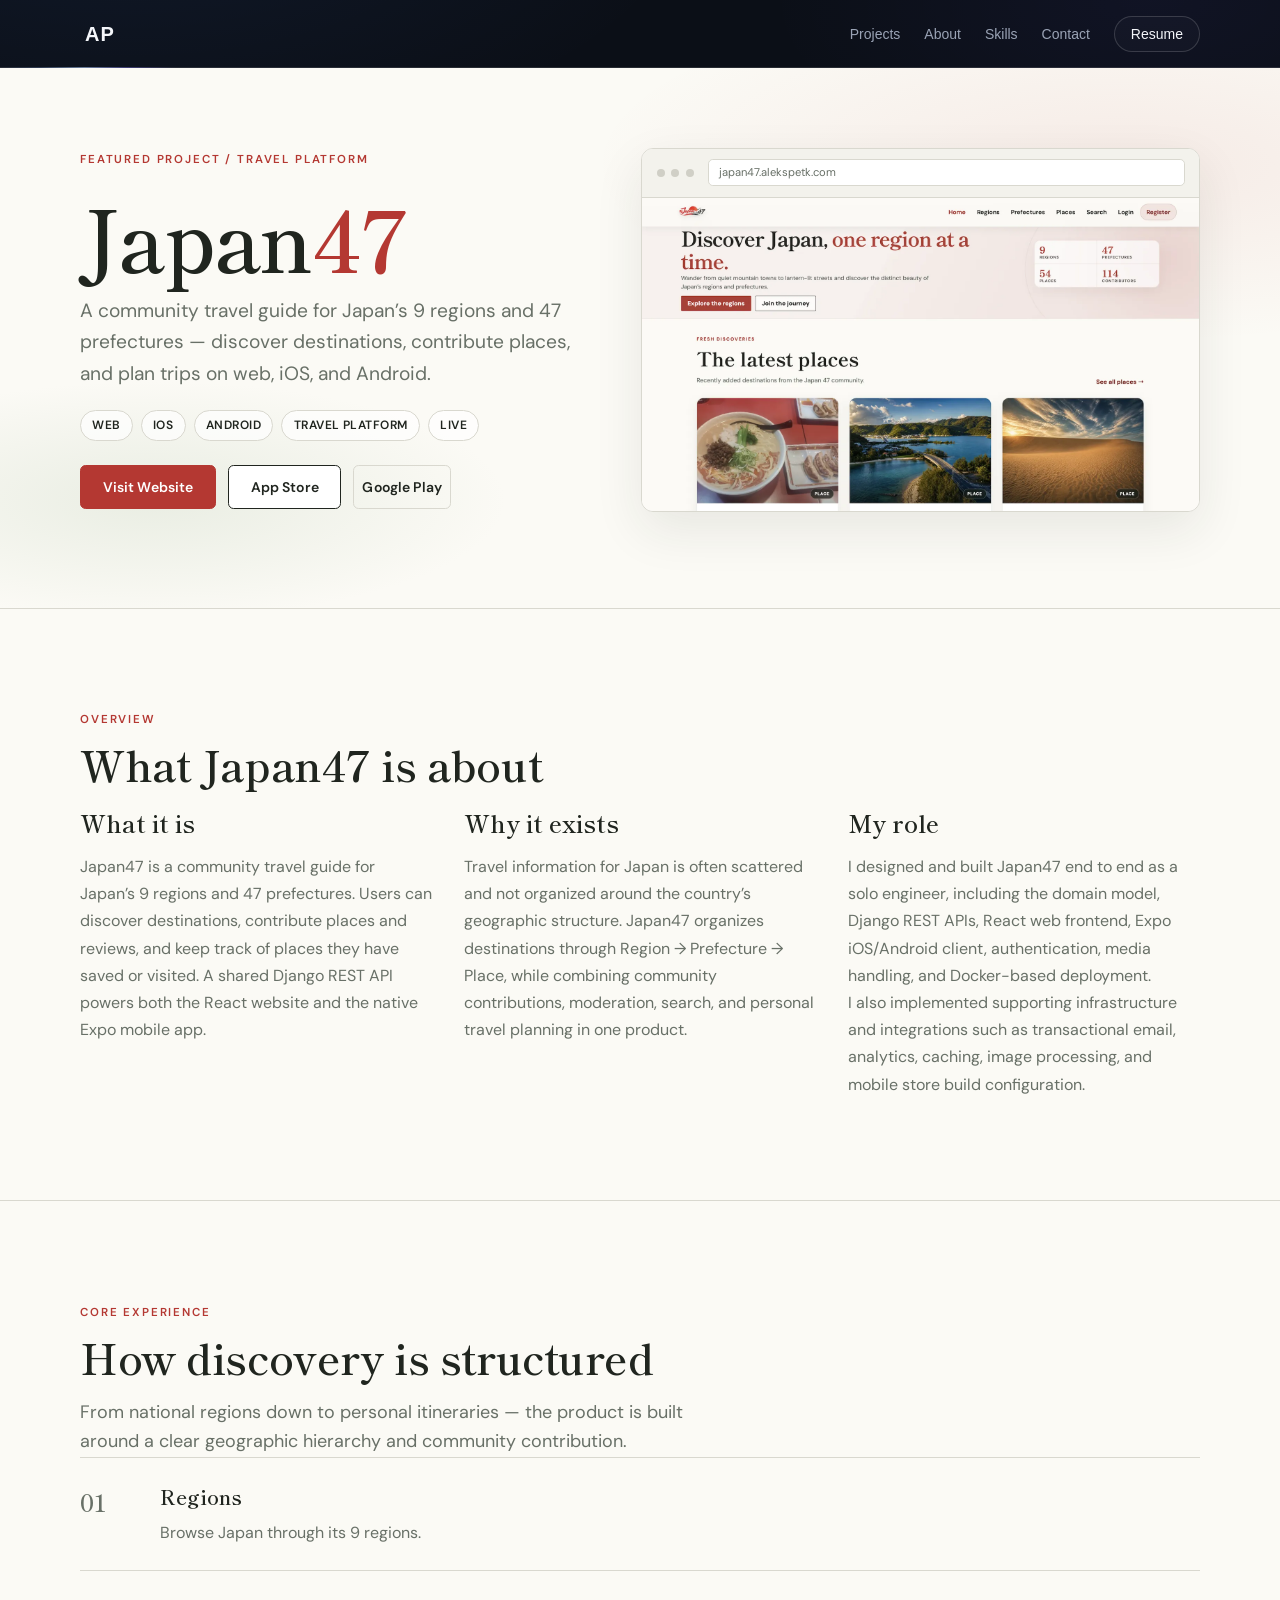
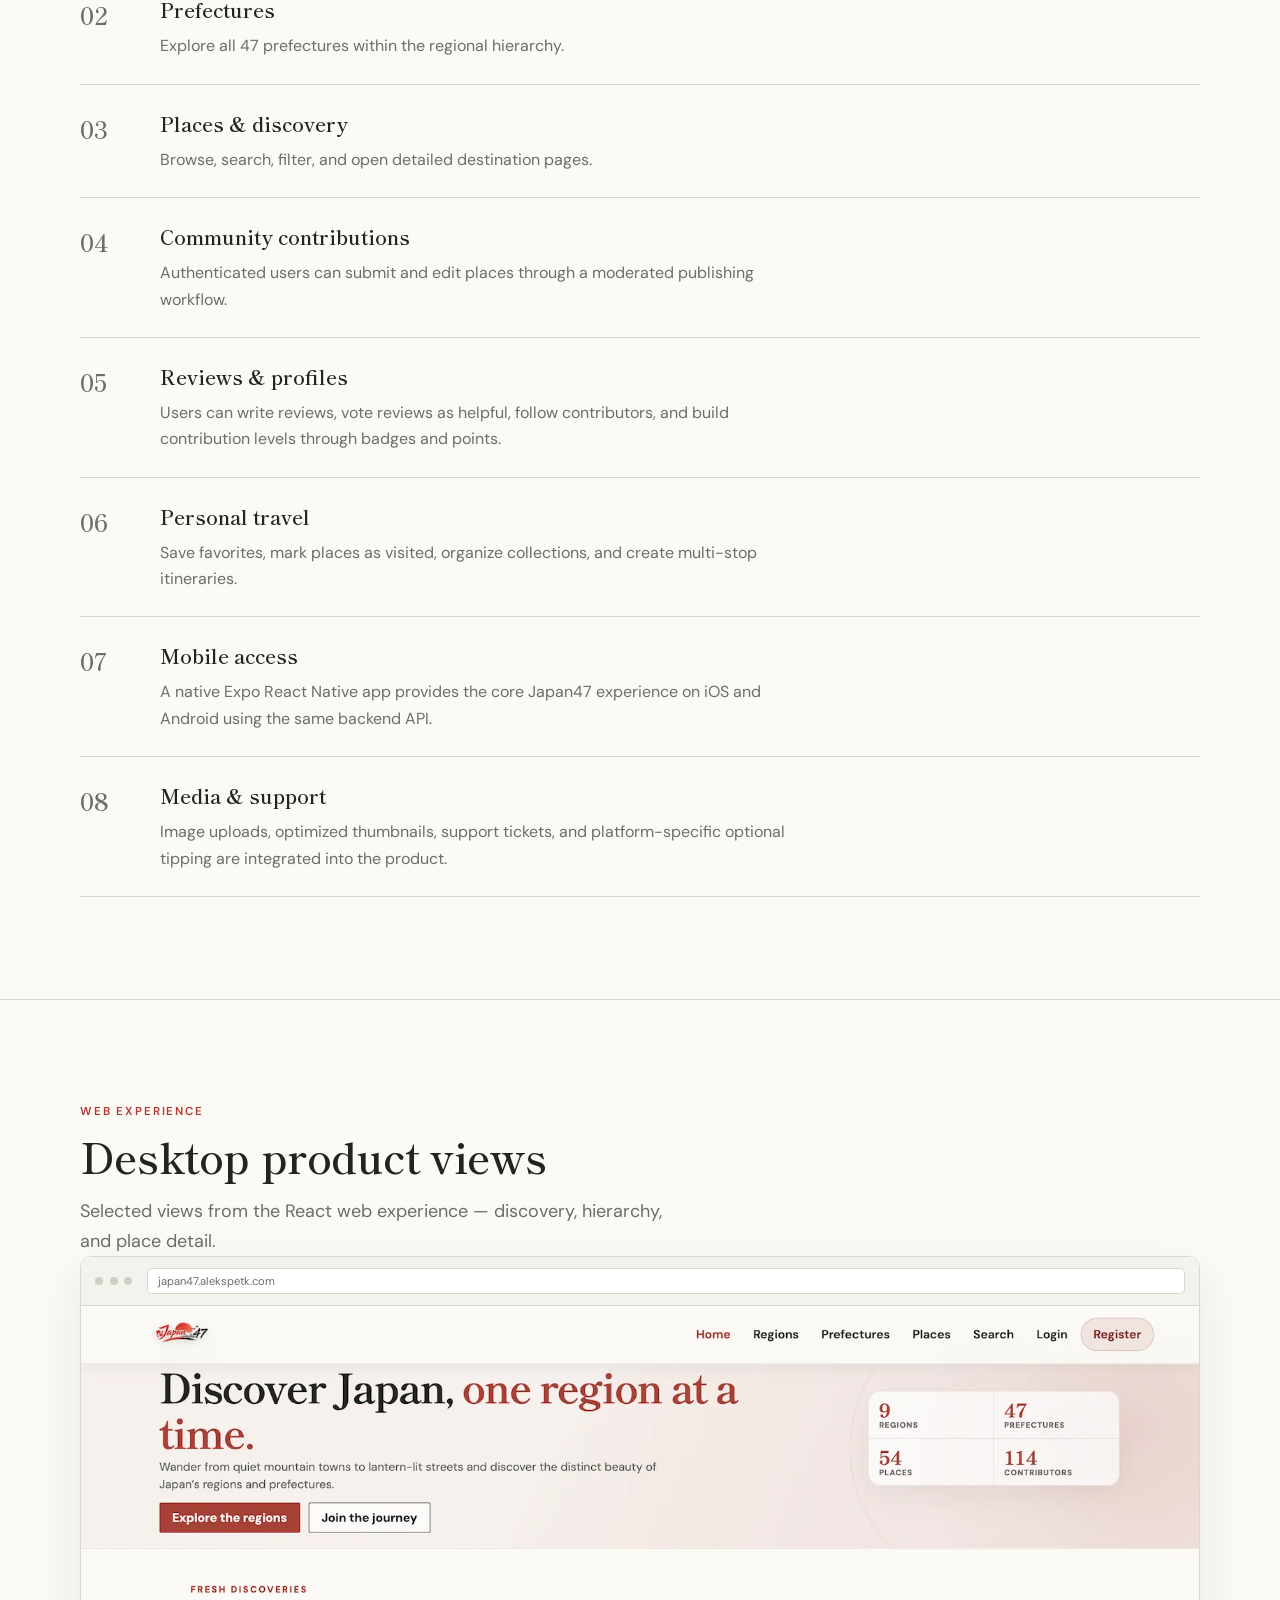
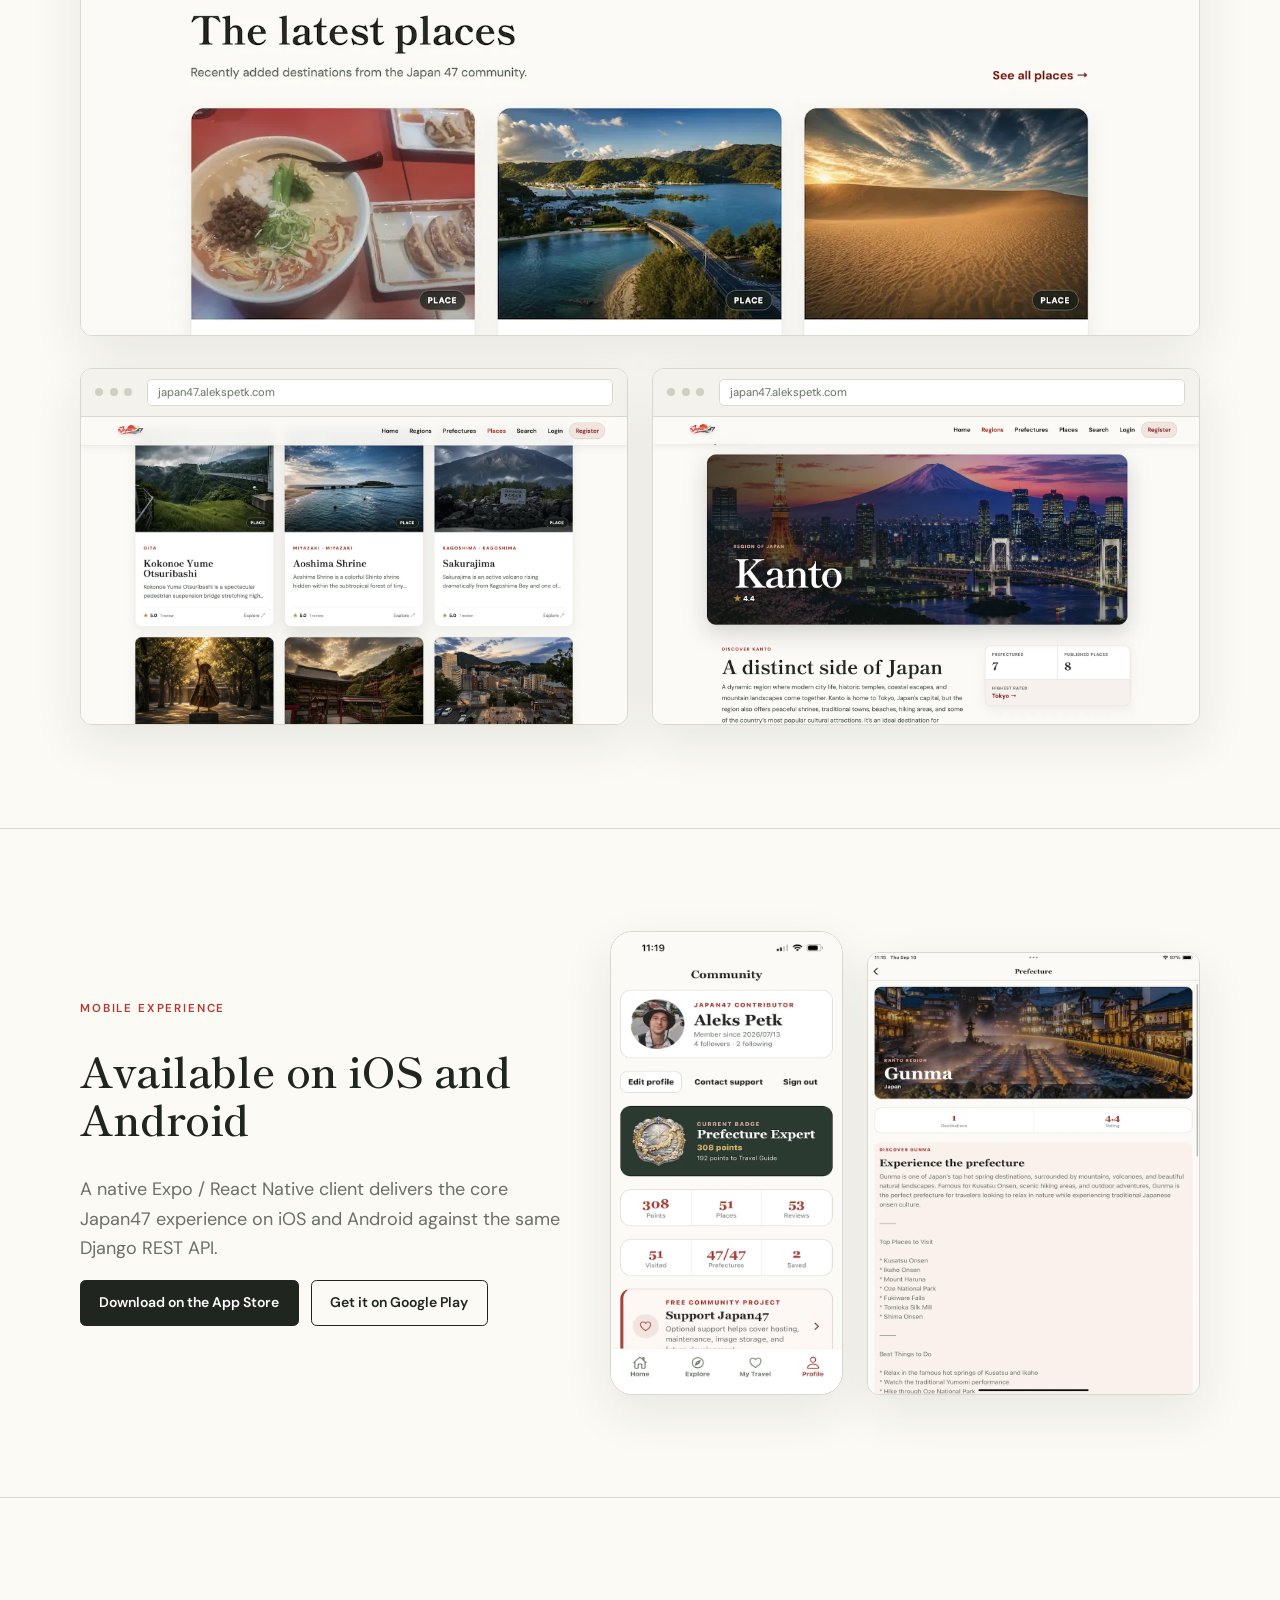
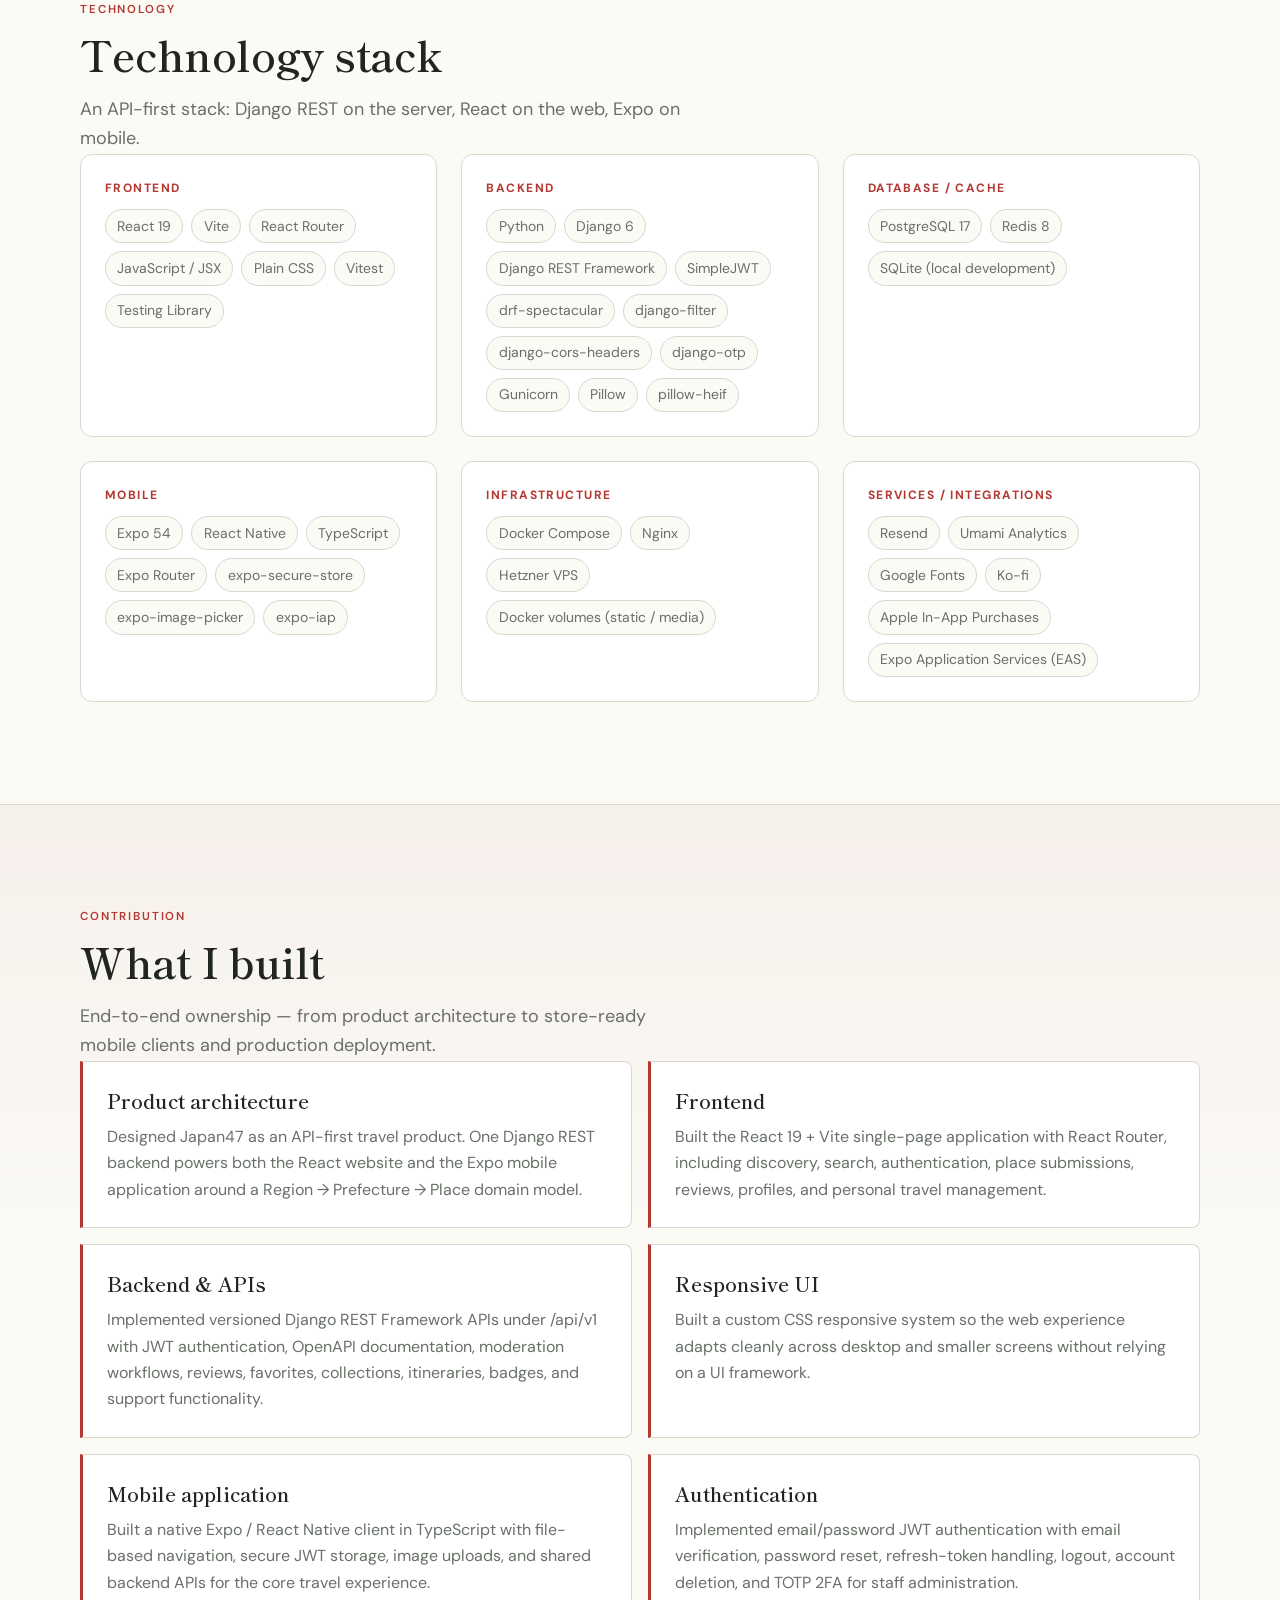
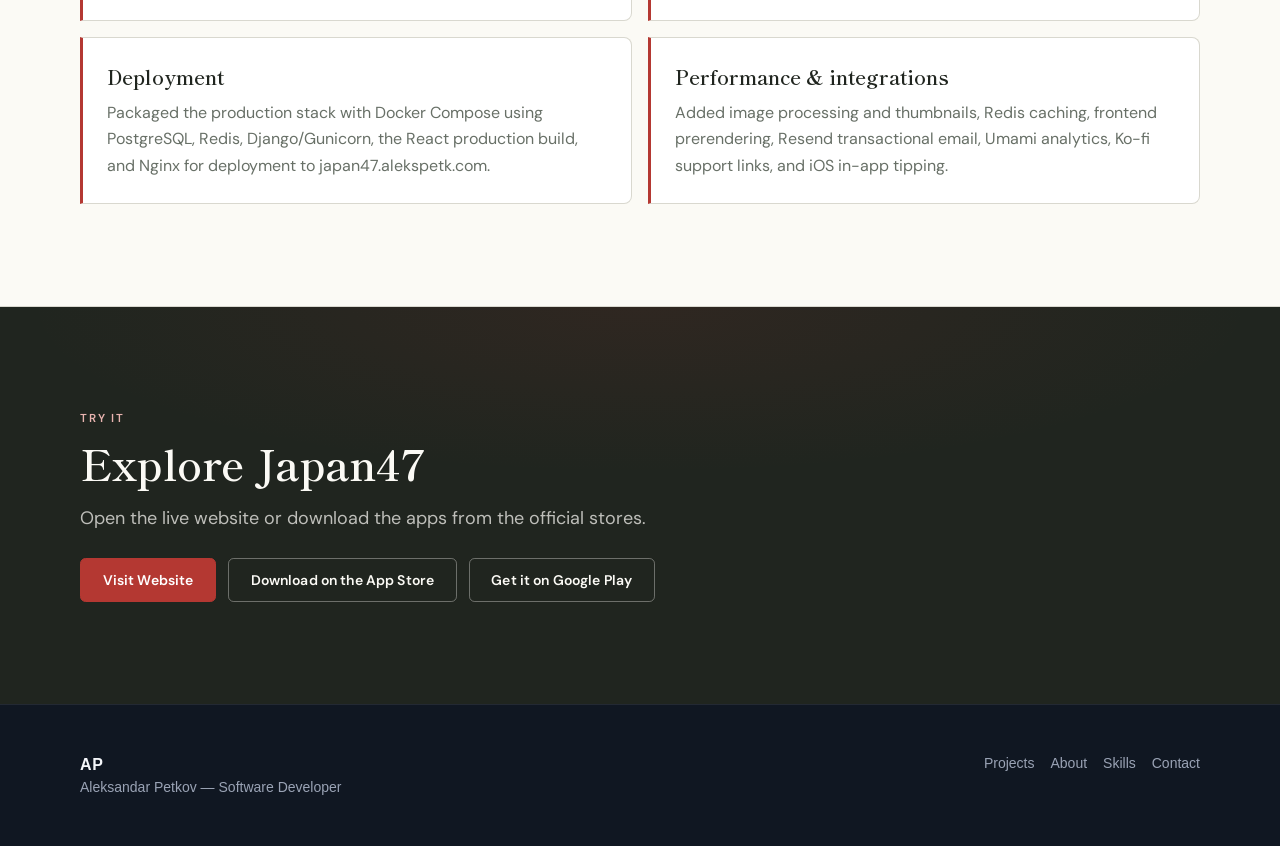
<file: projects/japan47/index.html>
<!DOCTYPE html>
<html lang="en">
  <head>
    <meta charset="utf-8" />
    <meta name="viewport" content="width=device-width, initial-scale=1" />

    <title>Japan47 | Japan Travel Discovery Platform</title>
    <meta
      name="description"
      content="Japan47 is a travel discovery platform for Japan’s regions, prefectures, and places, available on the web, iOS, and Android."
    />
    <meta name="robots" content="index,follow" />
    <link
      rel="canonical"
      href="https://alekspetk.com/projects/japan47/"
    />

    <meta property="og:type" content="website" />
    <meta
      property="og:url"
      content="https://alekspetk.com/projects/japan47/"
    />
    <meta
      property="og:title"
      content="Japan47 | Japan Travel Discovery Platform"
    />
    <meta
      property="og:description"
      content="Japan47 is a travel discovery platform for Japan’s regions, prefectures, and places, available on the web, iOS, and Android."
    />
    <meta
      property="og:image"
      content="https://alekspetk.com/assets/images/projects/japan47/japan47-web-main.webp"
    />
    <meta property="og:image:width" content="1600" />
    <meta property="og:image:height" content="900" />
    <meta property="og:image:alt" content="Japan47 travel discovery homepage" />
    <meta name="twitter:card" content="summary_large_image" />
    <meta
      name="twitter:title"
      content="Japan47 | Japan Travel Discovery Platform"
    />
    <meta
      name="twitter:description"
      content="Japan47 is a travel discovery platform for Japan’s regions, prefectures, and places, available on the web, iOS, and Android."
    />
    <meta
      name="twitter:image"
      content="https://alekspetk.com/assets/images/projects/japan47/japan47-web-main.webp"
    />

    <meta name="theme-color" content="#0b0f17" />
    <link rel="icon" href="../../assets/icons/favicon.svg" type="image/svg+xml" />

    <link rel="preconnect" href="https://fonts.googleapis.com" />
    <link rel="preconnect" href="https://fonts.gstatic.com" crossorigin />
    <link
      href="https://fonts.googleapis.com/css2?family=DM+Sans:ital,opsz,wght@0,9..40,400;0,9..40,500;0,9..40,600;0,9..40,700;1,9..40,400&family=Shippori+Mincho:wght@500;600;700&display=swap"
      rel="stylesheet"
    />

    <link rel="stylesheet" href="../../css/reset.css" />
    <link rel="stylesheet" href="../../css/variables.css" />
    <link rel="stylesheet" href="../../css/global.css" />
    <link rel="stylesheet" href="../../css/components.css" />
    <link rel="stylesheet" href="../../css/project.css" />
    <link rel="stylesheet" href="../../css/japan47.css" />
    <link rel="stylesheet" href="../../css/responsive.css" />
  </head>
  <body class="project-japan47">
    <a class="skip-link" href="#main">Skip to content</a>

    <div class="page">
      <header class="site-header" data-site-header>
        <div class="site-header__inner">
          <a class="brand" href="/" aria-label="AP — Home">AP</a>

          <button
            class="nav-toggle"
            type="button"
            data-nav-toggle
            aria-controls="site-nav"
            aria-expanded="false"
            aria-label="Open menu"
          >
            <span class="nav-toggle__icon" aria-hidden="true"></span>
          </button>

          <nav class="nav" id="site-nav" data-nav aria-label="Primary">
            <ul class="nav__list">
              <li><a class="nav__link" href="/#projects">Projects</a></li>
              <li><a class="nav__link" href="/#about">About</a></li>
              <li><a class="nav__link" href="/#skills">Skills</a></li>
              <li>
                <a class="nav__link" href="/#contact">Contact</a>
              </li>
              <li class="nav-resume" data-resume-menu>
                <button
                  type="button"
                  class="nav__link nav__link--resume"
                  aria-expanded="false"
                  aria-haspopup="true"
                  aria-controls="resume-menu"
                  data-resume-toggle
                >
                  Resume
                </button>
                <div
                  class="resume-menu"
                  id="resume-menu"
                  role="menu"
                  aria-label="Resume options"
                  hidden
                  data-resume-panel
                >
                  <div class="resume-menu__section">
                    <p class="resume-menu__section-label" id="resume-en-section">
                      English
                    </p>
                    <div
                      class="resume-menu__group"
                      role="group"
                      aria-labelledby="resume-en-doc"
                    >
                      <p class="resume-menu__doc" id="resume-en-doc">
                        English CV
                      </p>
                      <div class="resume-menu__actions">
                        <a
                          class="resume-menu__action"
                          role="menuitem"
                          href="/cv/en/">View</a
                        >
                        <a
                          class="resume-menu__action"
                          role="menuitem"
                          href="../../assets/documents/resume/aleksandar-petkov-cv-en.pdf"
                          download="Aleksandar-Petkov-CV-English.pdf"
                          >Download</a
                        >
                      </div>
                    </div>
                  </div>
                  <div class="resume-menu__section">
                    <p class="resume-menu__section-label" id="resume-ja-section">
                      Japanese
                    </p>
                    <div
                      class="resume-menu__group"
                      role="group"
                      aria-labelledby="resume-rirekisho-doc"
                    >
                      <p class="resume-menu__doc" id="resume-rirekisho-doc">
                        履歴書
                      </p>
                      <div class="resume-menu__actions">
                        <a
                          class="resume-menu__action"
                          role="menuitem"
                          href="/cv/ja/rirekisho/">View</a
                        >
                        <a
                          class="resume-menu__action"
                          role="menuitem"
                          href="../../assets/documents/resume/aleksandar-petkov-rirekisho-ja.pdf"
                          download="Aleksandar-Petkov-Rirekisho.pdf"
                          >Download</a
                        >
                      </div>
                    </div>
                    <div
                      class="resume-menu__group"
                      role="group"
                      aria-labelledby="resume-shokumu-doc"
                    >
                      <p class="resume-menu__doc" id="resume-shokumu-doc">
                        職務経歴書
                      </p>
                      <div class="resume-menu__actions">
                        <a
                          class="resume-menu__action"
                          role="menuitem"
                          href="/cv/ja/shokumukeirekisho/">View</a
                        >
                        <a
                          class="resume-menu__action"
                          role="menuitem"
                          href="../../assets/documents/resume/aleksandar-petkov-shokumukeirekisho-ja.pdf"
                          download="Aleksandar-Petkov-Shokumukeirekisho.pdf"
                          >Download</a
                        >
                      </div>
                    </div>
                  </div>
                </div>
              </li>
            </ul>
          </nav>
        </div>
        <div class="site-header__edge" aria-hidden="true">
          <span class="site-header__edge-line"></span>
          <span class="site-header__edge-glow"></span>
        </div>
      </header>

      <main id="main" class="page__main">
        <!-- 1 / 2 — Hero -->
        <section class="j47-hero" aria-labelledby="project-title">
          <div class="container j47-hero__grid">
            <div class="j47-hero__content">
              <p class="j47-label">Featured project / Travel platform</p>
              <h1 id="project-title" class="j47-hero__title">
                Japan<span>47</span>
              </h1>
              <p class="j47-hero__desc">
                A community travel guide for Japan’s 9 regions and 47
                prefectures — discover destinations, contribute places, and plan
                trips on web, iOS, and Android.
              </p>

              <ul class="j47-meta" aria-label="Project metadata">
                <li class="j47-meta__item">Web</li>
                <li class="j47-meta__item">iOS</li>
                <li class="j47-meta__item">Android</li>
                <li class="j47-meta__item">Travel platform</li>
                <li class="j47-meta__item">Live</li>
              </ul>

              <div class="j47-hero__actions">
                <a
                  class="btn btn--primary"
                  href="https://japan47.alekspetk.com"
                  target="_blank"
                  rel="noopener noreferrer"
                  >Visit Website</a
                >
                <a
                  class="btn btn--secondary"
                  href="https://apps.apple.com/jp/app/japan47/id6796367175?l=en-US"
                  target="_blank"
                  rel="noopener noreferrer"
                  >App Store</a
                >
                <a
                  class="btn btn--ghost"
                  href="https://play.google.com/store/apps/details?id=com.alekspetk.japan47"
                  target="_blank"
                  rel="noopener noreferrer"
                  >Google Play</a
                >
              </div>
            </div>

            <div class="j47-browser">
              <figure class="j47-frame" aria-label="Japan47 web screenshot slot">
                <div class="j47-frame__chrome" aria-hidden="true">
                  <span class="j47-frame__dot"></span>
                  <span class="j47-frame__dot"></span>
                  <span class="j47-frame__dot"></span>
                  <span class="j47-frame__url"
                    >japan47.alekspetk.com</span
                  >
                </div>
                <div class="j47-frame__stage">
                  <img
                    class="j47-frame__media"
                    src="../../assets/images/projects/japan47/japan47-web-main.webp"
                    width="1600"
                    height="900"
                    alt="Japan47 travel discovery homepage"
                    decoding="async"
                    fetchpriority="high"
                  />
                </div>
              </figure>
            </div>
          </div>
        </section>

        <!-- 3 — Overview -->
        <section class="j47-section" aria-labelledby="overview-heading">
          <div class="container">
            <p class="j47-label">Overview</p>
            <h2 id="overview-heading" class="j47-heading">
              What Japan47 is about
            </h2>
            <div class="j47-overview">
              <div class="j47-overview__item">
                <h3>What it is</h3>
                <p>
                  Japan47 is a community travel guide for Japan’s 9 regions and
                  47 prefectures. Users can discover destinations, contribute
                  places and reviews, and keep track of places they have saved
                  or visited. A shared Django REST API powers both the React
                  website and the native Expo mobile app.
                </p>
              </div>
              <div class="j47-overview__item">
                <h3>Why it exists</h3>
                <p>
                  Travel information for Japan is often scattered and not
                  organized around the country’s geographic structure. Japan47
                  organizes destinations through Region → Prefecture → Place,
                  while combining community contributions, moderation, search,
                  and personal travel planning in one product.
                </p>
              </div>
              <div class="j47-overview__item">
                <h3>My role</h3>
                <p>
                  I designed and built Japan47 end to end as a solo engineer,
                  including the domain model, Django REST APIs, React web
                  frontend, Expo iOS/Android client, authentication, media
                  handling, and Docker-based deployment.
                </p>
                <p>
                  I also implemented supporting infrastructure and integrations
                  such as transactional email, analytics, caching, image
                  processing, and mobile store build configuration.
                </p>
              </div>
            </div>
          </div>
        </section>

        <!-- 4 — Core experience -->
        <section class="j47-section" aria-labelledby="features-heading">
          <div class="container">
            <p class="j47-label">Core experience</p>
            <h2 id="features-heading" class="j47-heading">
              How discovery is structured
            </h2>
            <p class="j47-lead">
              From national regions down to personal itineraries — the product
              is built around a clear geographic hierarchy and community
              contribution.
            </p>

            <div class="j47-features">
              <article class="j47-feature">
                <p class="j47-feature__num" aria-hidden="true">01</p>
                <div>
                  <h3>Regions</h3>
                  <p>Browse Japan through its 9 regions.</p>
                </div>
              </article>
              <article class="j47-feature">
                <p class="j47-feature__num" aria-hidden="true">02</p>
                <div>
                  <h3>Prefectures</h3>
                  <p>
                    Explore all 47 prefectures within the regional hierarchy.
                  </p>
                </div>
              </article>
              <article class="j47-feature">
                <p class="j47-feature__num" aria-hidden="true">03</p>
                <div>
                  <h3>Places &amp; discovery</h3>
                  <p>
                    Browse, search, filter, and open detailed destination pages.
                  </p>
                </div>
              </article>
              <article class="j47-feature">
                <p class="j47-feature__num" aria-hidden="true">04</p>
                <div>
                  <h3>Community contributions</h3>
                  <p>
                    Authenticated users can submit and edit places through a
                    moderated publishing workflow.
                  </p>
                </div>
              </article>
              <article class="j47-feature">
                <p class="j47-feature__num" aria-hidden="true">05</p>
                <div>
                  <h3>Reviews &amp; profiles</h3>
                  <p>
                    Users can write reviews, vote reviews as helpful, follow
                    contributors, and build contribution levels through badges
                    and points.
                  </p>
                </div>
              </article>
              <article class="j47-feature">
                <p class="j47-feature__num" aria-hidden="true">06</p>
                <div>
                  <h3>Personal travel</h3>
                  <p>
                    Save favorites, mark places as visited, organize
                    collections, and create multi-stop itineraries.
                  </p>
                </div>
              </article>
              <article class="j47-feature">
                <p class="j47-feature__num" aria-hidden="true">07</p>
                <div>
                  <h3>Mobile access</h3>
                  <p>
                    A native Expo React Native app provides the core Japan47
                    experience on iOS and Android using the same backend API.
                  </p>
                </div>
              </article>
              <article class="j47-feature">
                <p class="j47-feature__num" aria-hidden="true">08</p>
                <div>
                  <h3>Media &amp; support</h3>
                  <p>
                    Image uploads, optimized thumbnails, support tickets, and
                    platform-specific optional tipping are integrated into the
                    product.
                  </p>
                </div>
              </article>
            </div>
          </div>
        </section>

        <!-- 5 — Web experience -->
        <section class="j47-section" aria-labelledby="web-heading">
          <div class="container">
            <p class="j47-label">Web experience</p>
            <h2 id="web-heading" class="j47-heading">Desktop product views</h2>
            <p class="j47-lead">
              Selected views from the React web experience — discovery,
              hierarchy, and place detail.
            </p>

            <div class="j47-web-grid">
              <figure class="j47-browser">
                <div class="j47-frame">
                  <div class="j47-frame__chrome" aria-hidden="true">
                    <span class="j47-frame__dot"></span>
                    <span class="j47-frame__dot"></span>
                    <span class="j47-frame__dot"></span>
                    <span class="j47-frame__url"
                      >japan47.alekspetk.com</span
                    >
                  </div>
                  <div class="j47-frame__stage">
                    <img
                      class="j47-frame__media"
                      src="../../assets/images/projects/japan47/japan47-web-main.webp"
                      width="1600"
                      height="900"
                      alt="Japan47 website homepage and discovery view"
                      loading="lazy"
                      decoding="async"
                    />
                  </div>
                </div>
              </figure>

              <div class="j47-web-secondary">
                <figure class="j47-browser">
                  <div class="j47-frame">
                    <div class="j47-frame__chrome" aria-hidden="true">
                      <span class="j47-frame__dot"></span>
                      <span class="j47-frame__dot"></span>
                      <span class="j47-frame__dot"></span>
                      <span class="j47-frame__url"
                        >japan47.alekspetk.com</span
                      >
                    </div>
                    <div class="j47-frame__stage">
                      <img
                        class="j47-frame__media"
                        src="../../assets/images/projects/japan47/japan47-web-secondary-1.webp"
                        width="1600"
                        height="900"
                        alt="Japan47 places discovery page"
                        loading="lazy"
                        decoding="async"
                      />
                    </div>
                  </div>
                </figure>

                <figure class="j47-browser">
                  <div class="j47-frame">
                    <div class="j47-frame__chrome" aria-hidden="true">
                      <span class="j47-frame__dot"></span>
                      <span class="j47-frame__dot"></span>
                      <span class="j47-frame__dot"></span>
                      <span class="j47-frame__url"
                        >japan47.alekspetk.com</span
                      >
                    </div>
                    <div class="j47-frame__stage">
                      <img
                        class="j47-frame__media"
                        src="../../assets/images/projects/japan47/japan47-web-secondary-2.webp"
                        width="1600"
                        height="900"
                        alt="Japan47 region page within the geographic hierarchy"
                        loading="lazy"
                        decoding="async"
                      />
                    </div>
                  </div>
                </figure>
              </div>
            </div>
          </div>
        </section>

        <!-- 6 — Mobile experience -->
        <section class="j47-section" aria-labelledby="mobile-heading">
          <div class="container j47-mobile">
            <div class="j47-mobile__copy">
              <p class="j47-label">Mobile experience</p>
              <h2 id="mobile-heading" class="j47-heading">
                Available on iOS and Android
              </h2>
              <p class="j47-lead">
                A native Expo / React Native client delivers the core Japan47
                experience on iOS and Android against the same Django REST API.
              </p>
              <div class="j47-store-row">
                <a
                  class="j47-store"
                  href="https://apps.apple.com/jp/app/japan47/id6796367175?l=en-US"
                  target="_blank"
                  rel="noopener noreferrer"
                  >Download on the App Store</a
                >
                <a
                  class="j47-store j47-store--outline"
                  href="https://play.google.com/store/apps/details?id=com.alekspetk.japan47"
                  target="_blank"
                  rel="noopener noreferrer"
                  >Get it on Google Play</a
                >
              </div>
            </div>

            <div class="j47-mobile__devices">
              <figure class="j47-device j47-device--phone">
                <div class="j47-frame">
                  <div class="j47-frame__stage j47-frame__stage--phone">
                    <img
                      class="j47-frame__media"
                      src="../../assets/images/projects/japan47/japan47-phone.webp"
                      width="600"
                      height="1200"
                      alt="Japan47 mobile app on iPhone"
                      loading="lazy"
                      decoding="async"
                    />
                  </div>
                </div>
              </figure>

              <figure class="j47-device j47-device--tablet">
                <div class="j47-frame">
                  <div class="j47-frame__stage j47-frame__stage--tablet">
                    <img
                      class="j47-frame__media"
                      src="../../assets/images/projects/japan47/japan47-tablet.webp"
                      width="900"
                      height="1200"
                      alt="Japan47 mobile app on iPad"
                      loading="lazy"
                      decoding="async"
                    />
                  </div>
                </div>
              </figure>
            </div>
          </div>
        </section>

        <!-- 7 — Technology -->
        <section class="j47-section" aria-labelledby="tech-heading">
          <div class="container">
            <p class="j47-label">Technology</p>
            <h2 id="tech-heading" class="j47-heading">Technology stack</h2>
            <p class="j47-lead">
              An API-first stack: Django REST on the server, React on the web,
              Expo on mobile.
            </p>

            <div class="j47-tech">
              <div class="j47-tech__item">
                <h3>Frontend</h3>
                <ul>
                  <li>React 19</li>
                  <li>Vite</li>
                  <li>React Router</li>
                  <li>JavaScript / JSX</li>
                  <li>Plain CSS</li>
                  <li>Vitest</li>
                  <li>Testing Library</li>
                </ul>
              </div>
              <div class="j47-tech__item">
                <h3>Backend</h3>
                <ul>
                  <li>Python</li>
                  <li>Django 6</li>
                  <li>Django REST Framework</li>
                  <li>SimpleJWT</li>
                  <li>drf-spectacular</li>
                  <li>django-filter</li>
                  <li>django-cors-headers</li>
                  <li>django-otp</li>
                  <li>Gunicorn</li>
                  <li>Pillow</li>
                  <li>pillow-heif</li>
                </ul>
              </div>
              <div class="j47-tech__item">
                <h3>Database / Cache</h3>
                <ul>
                  <li>PostgreSQL 17</li>
                  <li>Redis 8</li>
                  <li>SQLite (local development)</li>
                </ul>
              </div>
              <div class="j47-tech__item">
                <h3>Mobile</h3>
                <ul>
                  <li>Expo 54</li>
                  <li>React Native</li>
                  <li>TypeScript</li>
                  <li>Expo Router</li>
                  <li>expo-secure-store</li>
                  <li>expo-image-picker</li>
                  <li>expo-iap</li>
                </ul>
              </div>
              <div class="j47-tech__item">
                <h3>Infrastructure</h3>
                <ul>
                  <li>Docker Compose</li>
                  <li>Nginx</li>
                  <li>Hetzner VPS</li>
                  <li>Docker volumes (static / media)</li>
                </ul>
              </div>
              <div class="j47-tech__item">
                <h3>Services / Integrations</h3>
                <ul>
                  <li>Resend</li>
                  <li>Umami Analytics</li>
                  <li>Google Fonts</li>
                  <li>Ko-fi</li>
                  <li>Apple In-App Purchases</li>
                  <li>Expo Application Services (EAS)</li>
                </ul>
              </div>
            </div>
          </div>
        </section>

        <!-- 8 — What I built -->
        <section
          class="j47-section j47-built"
          aria-labelledby="built-heading"
        >
          <div class="container">
            <p class="j47-label">Contribution</p>
            <h2 id="built-heading" class="j47-heading">What I built</h2>
            <p class="j47-lead">
              End-to-end ownership — from product architecture to store-ready
              mobile clients and production deployment.
            </p>

            <div class="j47-built__grid">
              <article class="j47-built__item">
                <h3>Product architecture</h3>
                <p>
                  Designed Japan47 as an API-first travel product. One Django
                  REST backend powers both the React website and the Expo mobile
                  application around a Region → Prefecture → Place domain model.
                </p>
              </article>
              <article class="j47-built__item">
                <h3>Frontend</h3>
                <p>
                  Built the React 19 + Vite single-page application with React
                  Router, including discovery, search, authentication, place
                  submissions, reviews, profiles, and personal travel
                  management.
                </p>
              </article>
              <article class="j47-built__item">
                <h3>Backend &amp; APIs</h3>
                <p>
                  Implemented versioned Django REST Framework APIs under
                  /api/v1 with JWT authentication, OpenAPI documentation,
                  moderation workflows, reviews, favorites, collections,
                  itineraries, badges, and support functionality.
                </p>
              </article>
              <article class="j47-built__item">
                <h3>Responsive UI</h3>
                <p>
                  Built a custom CSS responsive system so the web experience
                  adapts cleanly across desktop and smaller screens without
                  relying on a UI framework.
                </p>
              </article>
              <article class="j47-built__item">
                <h3>Mobile application</h3>
                <p>
                  Built a native Expo / React Native client in TypeScript with
                  file-based navigation, secure JWT storage, image uploads, and
                  shared backend APIs for the core travel experience.
                </p>
              </article>
              <article class="j47-built__item">
                <h3>Authentication</h3>
                <p>
                  Implemented email/password JWT authentication with email
                  verification, password reset, refresh-token handling, logout,
                  account deletion, and TOTP 2FA for staff administration.
                </p>
              </article>
              <article class="j47-built__item">
                <h3>Deployment</h3>
                <p>
                  Packaged the production stack with Docker Compose using
                  PostgreSQL, Redis, Django/Gunicorn, the React production
                  build, and Nginx for deployment to japan47.alekspetk.com.
                </p>
              </article>
              <article class="j47-built__item">
                <h3>Performance &amp; integrations</h3>
                <p>
                  Added image processing and thumbnails, Redis caching,
                  frontend prerendering, Resend transactional email, Umami
                  analytics, Ko-fi support links, and iOS in-app tipping.
                </p>
              </article>
            </div>
          </div>
        </section>

        <!-- 9 — Project links / try it -->
        <section class="j47-section j47-cta" aria-labelledby="cta-heading">
          <div class="container">
            <p class="j47-label">Try it</p>
            <h2 id="cta-heading" class="j47-heading">Explore Japan47</h2>
            <p class="j47-lead">
              Open the live website or download the apps from the official
              stores.
            </p>
            <div class="j47-cta__actions">
              <a
                class="btn btn--primary"
                href="https://japan47.alekspetk.com"
                target="_blank"
                rel="noopener noreferrer"
                >Visit Website</a
              >
              <a
                class="btn btn--secondary"
                href="https://apps.apple.com/jp/app/japan47/id6796367175?l=en-US"
                target="_blank"
                rel="noopener noreferrer"
                >Download on the App Store</a
              >
              <a
                class="btn btn--secondary"
                href="https://play.google.com/store/apps/details?id=com.alekspetk.japan47"
                target="_blank"
                rel="noopener noreferrer"
                >Get it on Google Play</a
              >
            </div>
          </div>
        </section>
      </main>

      <footer class="site-footer">
        <div class="container site-footer__inner">
          <div>
            <p class="site-footer__brand">AP</p>
            <p class="site-footer__meta">
              Aleksandar Petkov — Software Developer
            </p>
          </div>
          <nav class="site-footer__nav" aria-label="Footer">
            <a href="/#projects">Projects</a>
            <a href="/#about">About</a>
            <a href="/#skills">Skills</a>
            <a href="/#contact">Contact</a>
          </nav>
        </div>
      </footer>
    </div>

    <script src="../../js/navigation.js" defer></script>
    <script src="../../js/animations.js" defer></script>
    <script src="../../js/project.js" defer></script>
    <script src="../../js/main.js" defer></script>
  </body>
</html>
</file>
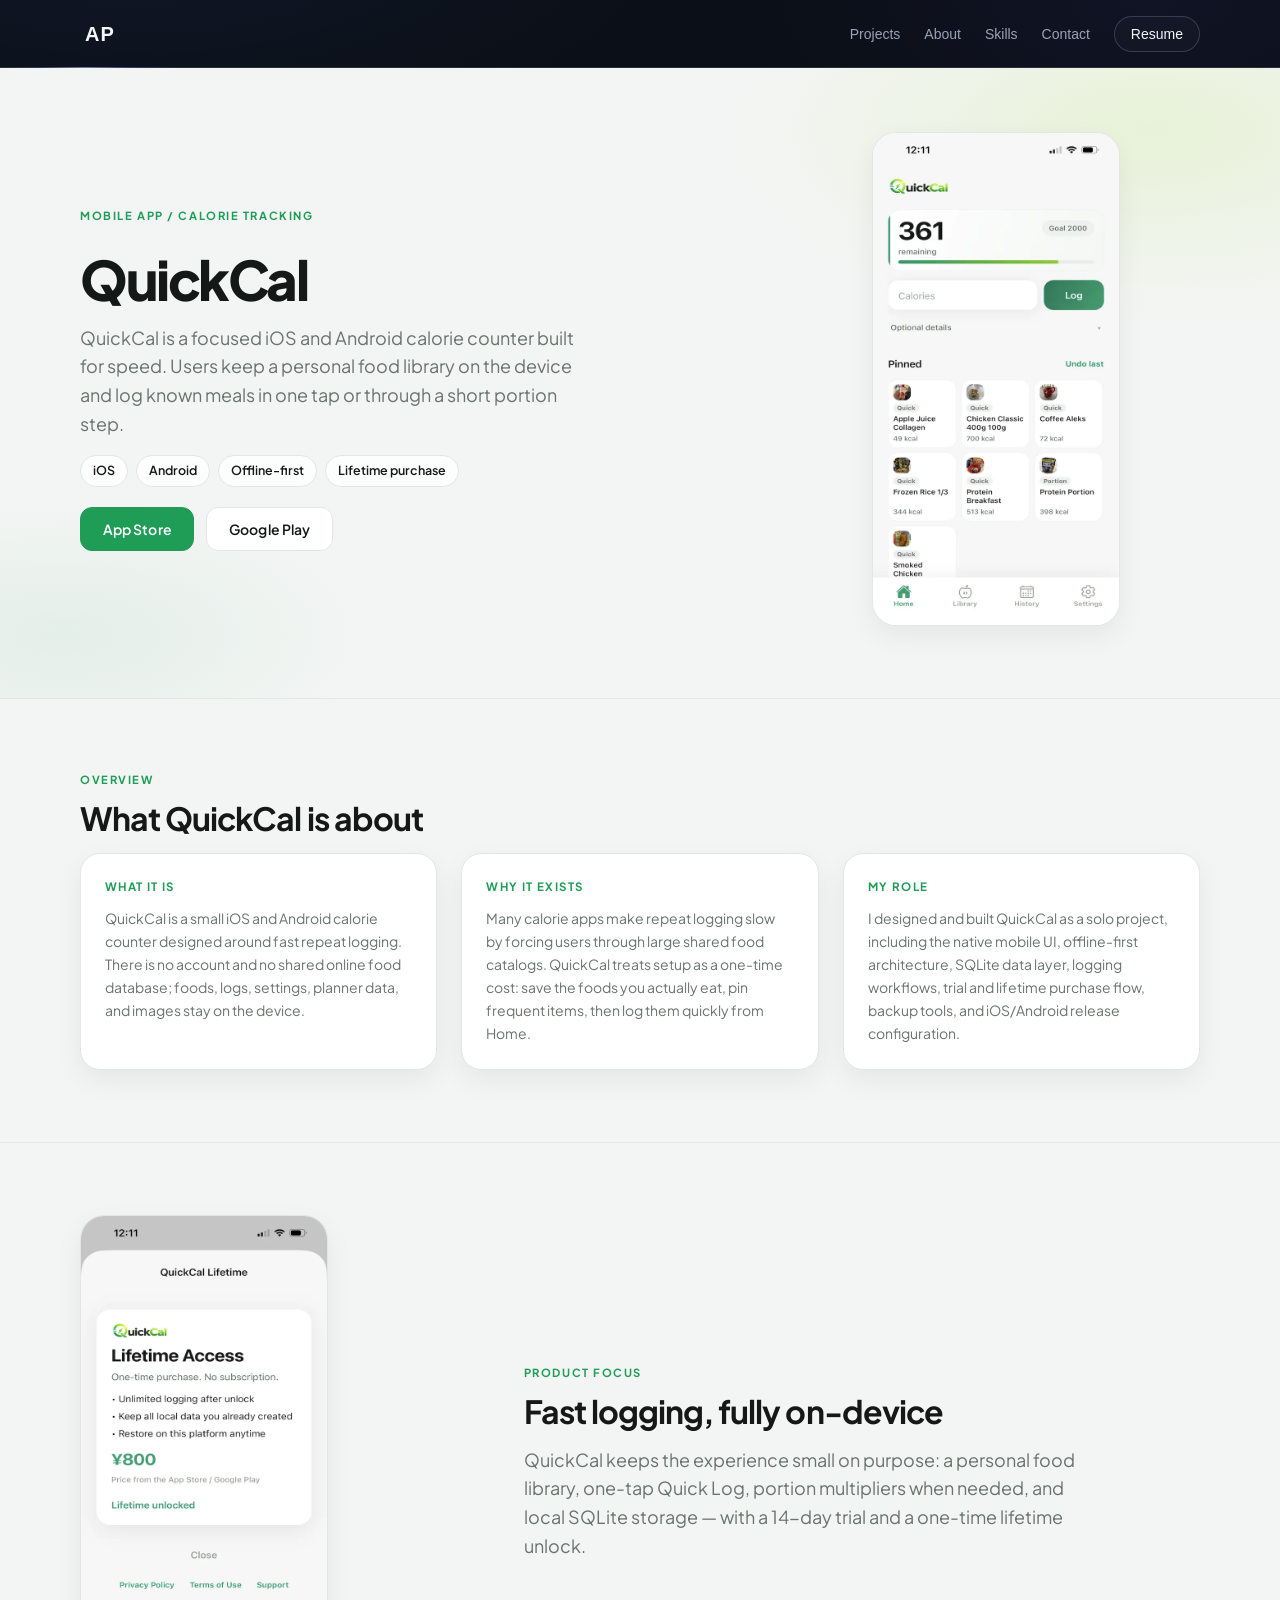
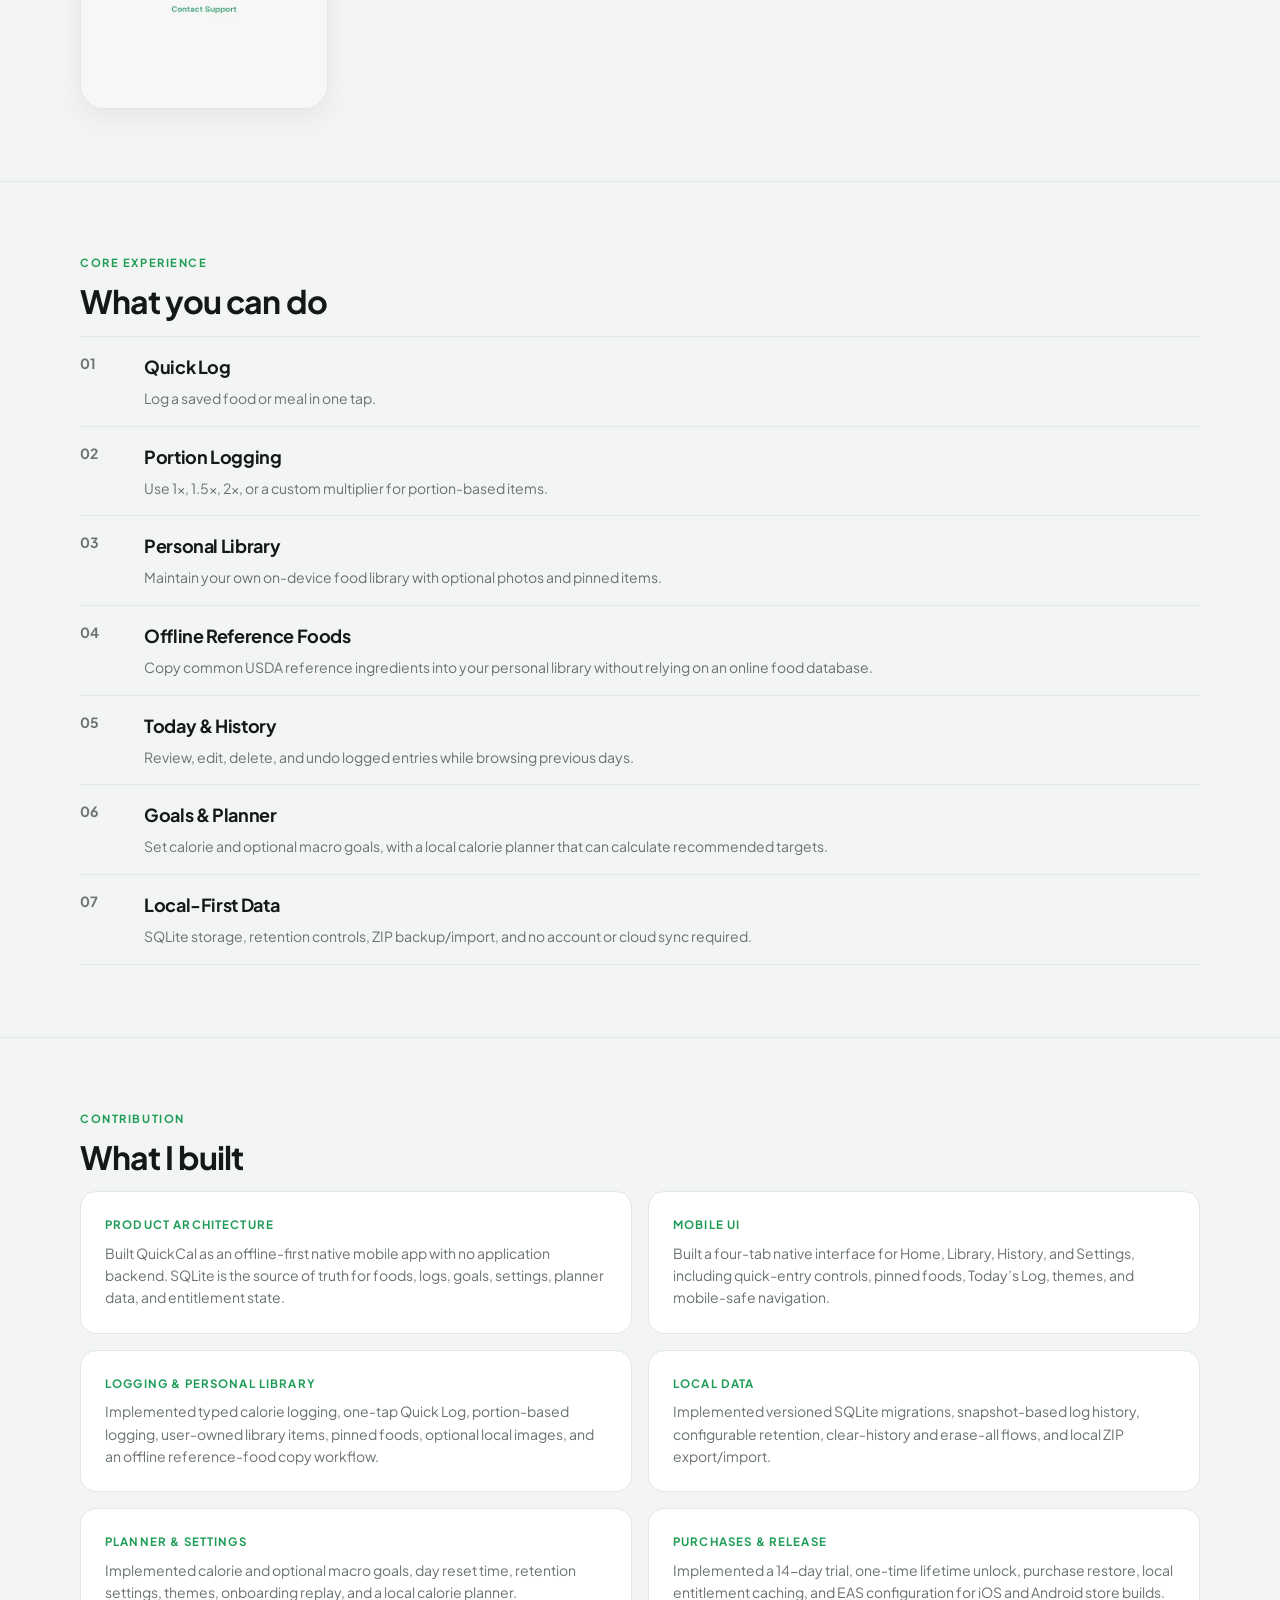
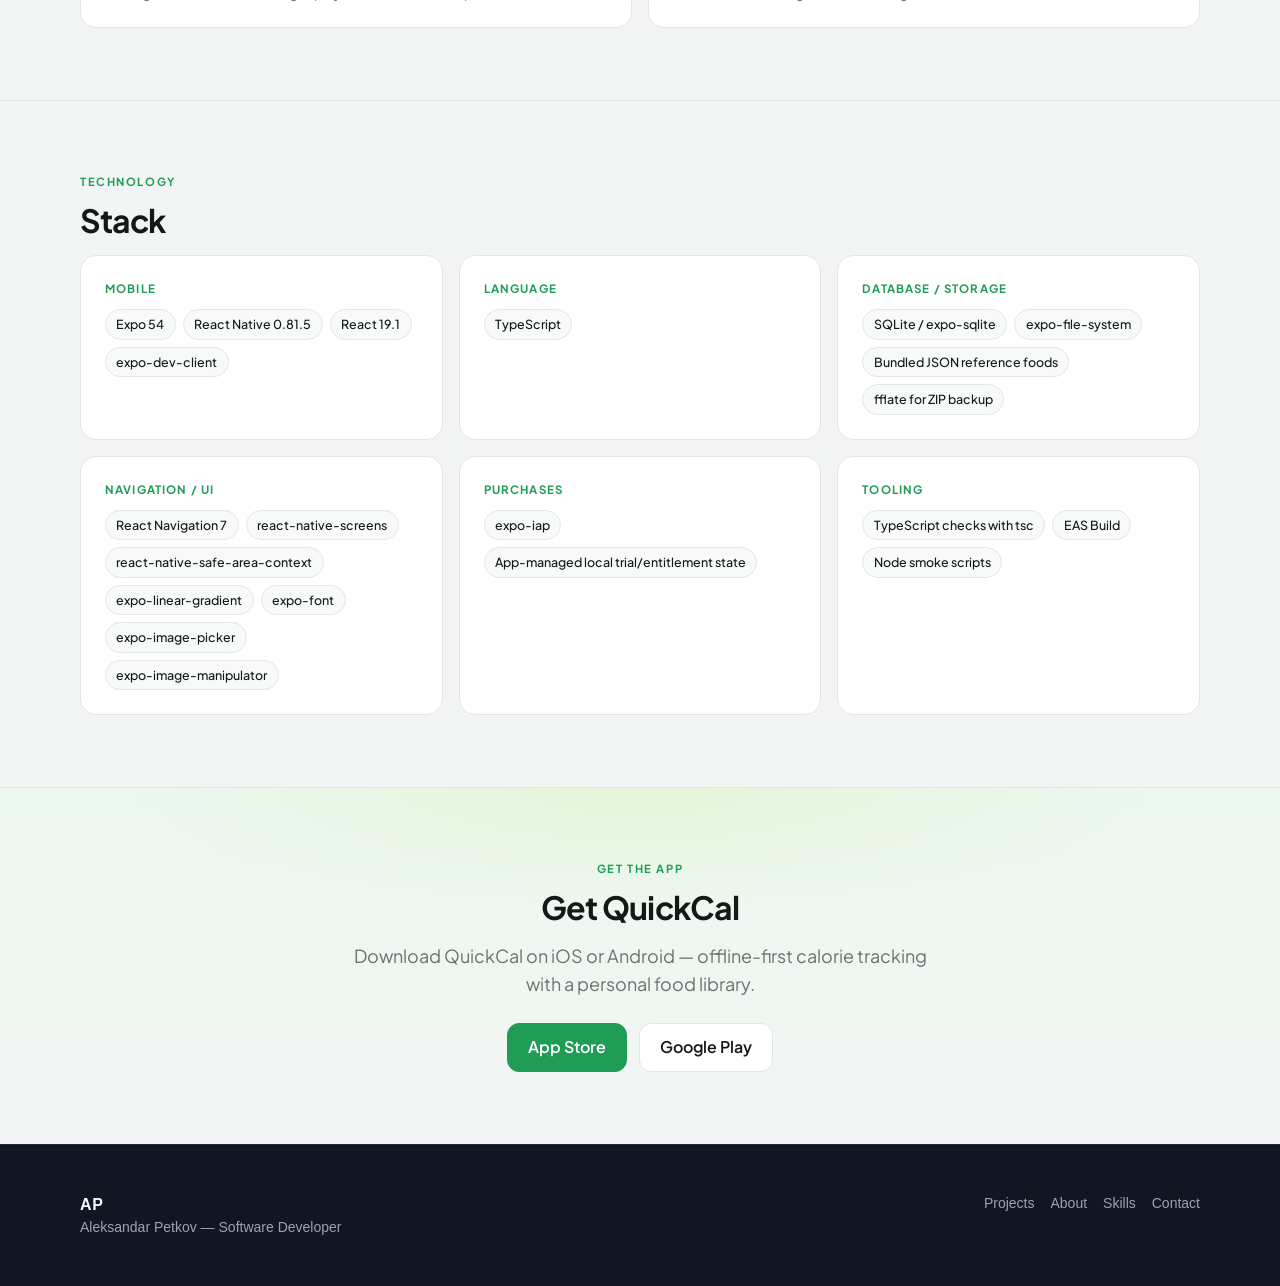
<file: projects/quickcal/index.html>
<!DOCTYPE html>
<html lang="en">
  <head>
    <meta charset="utf-8" />
    <meta name="viewport" content="width=device-width, initial-scale=1" />

    <title>QuickCal | Calorie Counter for iOS &amp; Android</title>
    <meta
      name="description"
      content="QuickCal is a calorie tracking app for iOS and Android, built for fast logging from a personal on-device food library."
    />
    <meta name="robots" content="index,follow" />
    <link
      rel="canonical"
      href="https://alekspetk.com/projects/quickcal/"
    />

    <meta property="og:type" content="website" />
    <meta
      property="og:url"
      content="https://alekspetk.com/projects/quickcal/"
    />
    <meta
      property="og:title"
      content="QuickCal | Calorie Counter for iOS &amp; Android"
    />
    <meta
      property="og:description"
      content="QuickCal is a calorie tracking app for iOS and Android, built for fast logging from a personal on-device food library."
    />
    <meta
      property="og:image"
      content="https://alekspetk.com/assets/images/projects/quickcal/quickcal-phone-home.webp"
    />
    <meta property="og:image:width" content="600" />
    <meta property="og:image:height" content="1200" />
    <meta
      property="og:image:alt"
      content="QuickCal mobile calorie tracking interface"
    />
    <meta name="twitter:card" content="summary_large_image" />
    <meta
      name="twitter:title"
      content="QuickCal | Calorie Counter for iOS &amp; Android"
    />
    <meta
      name="twitter:description"
      content="QuickCal is a calorie tracking app for iOS and Android, built for fast logging from a personal on-device food library."
    />
    <meta
      name="twitter:image"
      content="https://alekspetk.com/assets/images/projects/quickcal/quickcal-phone-home.webp"
    />

    <meta name="theme-color" content="#0b0f17" />
    <link rel="icon" href="../../assets/icons/favicon.svg" type="image/svg+xml" />

    <link rel="preconnect" href="https://fonts.googleapis.com" />
    <link rel="preconnect" href="https://fonts.gstatic.com" crossorigin />
    <link
      href="https://fonts.googleapis.com/css2?family=Plus+Jakarta+Sans:wght@400;500;600;700;800&display=swap"
      rel="stylesheet"
    />

    <link rel="stylesheet" href="../../css/reset.css" />
    <link rel="stylesheet" href="../../css/variables.css" />
    <link rel="stylesheet" href="../../css/global.css" />
    <link rel="stylesheet" href="../../css/components.css" />
    <link rel="stylesheet" href="../../css/project.css" />
    <link rel="stylesheet" href="../../css/quickcal.css" />
    <link rel="stylesheet" href="../../css/responsive.css" />
  </head>
  <body class="project-quickcal">
    <a class="skip-link" href="#main">Skip to content</a>

    <div class="page">
      <header class="site-header" data-site-header>
        <div class="site-header__inner">
          <a class="brand" href="/" aria-label="AP — Home">AP</a>

          <button
            class="nav-toggle"
            type="button"
            data-nav-toggle
            aria-controls="site-nav"
            aria-expanded="false"
            aria-label="Open menu"
          >
            <span class="nav-toggle__icon" aria-hidden="true"></span>
          </button>

          <nav class="nav" id="site-nav" data-nav aria-label="Primary">
            <ul class="nav__list">
              <li><a class="nav__link" href="/#projects">Projects</a></li>
              <li><a class="nav__link" href="/#about">About</a></li>
              <li><a class="nav__link" href="/#skills">Skills</a></li>
              <li>
                <a class="nav__link" href="/#contact">Contact</a>
              </li>
              <li class="nav-resume" data-resume-menu>
                <button
                  type="button"
                  class="nav__link nav__link--resume"
                  aria-expanded="false"
                  aria-haspopup="true"
                  aria-controls="resume-menu"
                  data-resume-toggle
                >
                  Resume
                </button>
                <div
                  class="resume-menu"
                  id="resume-menu"
                  role="menu"
                  aria-label="Resume options"
                  hidden
                  data-resume-panel
                >
                  <div class="resume-menu__section">
                    <p class="resume-menu__section-label" id="resume-en-section">
                      English
                    </p>
                    <div
                      class="resume-menu__group"
                      role="group"
                      aria-labelledby="resume-en-doc"
                    >
                      <p class="resume-menu__doc" id="resume-en-doc">
                        English CV
                      </p>
                      <div class="resume-menu__actions">
                        <a
                          class="resume-menu__action"
                          role="menuitem"
                          href="/cv/en/">View</a
                        >
                        <a
                          class="resume-menu__action"
                          role="menuitem"
                          href="../../assets/documents/resume/aleksandar-petkov-cv-en.pdf"
                          download="Aleksandar-Petkov-CV-English.pdf"
                          >Download</a
                        >
                      </div>
                    </div>
                  </div>
                  <div class="resume-menu__section">
                    <p class="resume-menu__section-label" id="resume-ja-section">
                      Japanese
                    </p>
                    <div
                      class="resume-menu__group"
                      role="group"
                      aria-labelledby="resume-rirekisho-doc"
                    >
                      <p class="resume-menu__doc" id="resume-rirekisho-doc">
                        履歴書
                      </p>
                      <div class="resume-menu__actions">
                        <a
                          class="resume-menu__action"
                          role="menuitem"
                          href="/cv/ja/rirekisho/">View</a
                        >
                        <a
                          class="resume-menu__action"
                          role="menuitem"
                          href="../../assets/documents/resume/aleksandar-petkov-rirekisho-ja.pdf"
                          download="Aleksandar-Petkov-Rirekisho.pdf"
                          >Download</a
                        >
                      </div>
                    </div>
                    <div
                      class="resume-menu__group"
                      role="group"
                      aria-labelledby="resume-shokumu-doc"
                    >
                      <p class="resume-menu__doc" id="resume-shokumu-doc">
                        職務経歴書
                      </p>
                      <div class="resume-menu__actions">
                        <a
                          class="resume-menu__action"
                          role="menuitem"
                          href="/cv/ja/shokumukeirekisho/">View</a
                        >
                        <a
                          class="resume-menu__action"
                          role="menuitem"
                          href="../../assets/documents/resume/aleksandar-petkov-shokumukeirekisho-ja.pdf"
                          download="Aleksandar-Petkov-Shokumukeirekisho.pdf"
                          >Download</a
                        >
                      </div>
                    </div>
                  </div>
                </div>
              </li>
            </ul>
          </nav>
        </div>
        <div class="site-header__edge" aria-hidden="true">
          <span class="site-header__edge-line"></span>
          <span class="site-header__edge-glow"></span>
        </div>
      </header>

      <main id="main" class="page__main">
        <!-- Hero -->
        <section class="qc-hero" aria-labelledby="project-title">
          <div class="container qc-hero__grid">
            <div class="qc-hero__content">
              <p class="qc-label">Mobile app / Calorie tracking</p>
              <h1 id="project-title" class="qc-hero__title">QuickCal</h1>
              <p class="qc-hero__desc">
                QuickCal is a focused iOS and Android calorie counter built for
                speed. Users keep a personal food library on the device and log
                known meals in one tap or through a short portion step.
              </p>
              <ul class="qc-meta" aria-label="Platforms and product traits">
                <li class="qc-meta__item">iOS</li>
                <li class="qc-meta__item">Android</li>
                <li class="qc-meta__item">Offline-first</li>
                <li class="qc-meta__item">Lifetime purchase</li>
              </ul>
              <div class="qc-hero__actions">
                <a
                  class="btn btn--primary"
                  href="https://apps.apple.com/jp/app/quickcal-calorie-counter/id6797413596?l=en-US"
                  target="_blank"
                  rel="noopener noreferrer"
                  >App Store</a
                >
                <a
                  class="btn btn--secondary"
                  href="https://play.google.com/store/apps/details?id=com.alekspetk.quickcal"
                  target="_blank"
                  rel="noopener noreferrer"
                  >Google Play</a
                >
              </div>
            </div>

            <div class="qc-phone">
              <div class="qc-frame">
                <div class="qc-frame__stage">
                  <img
                    class="qc-frame__media"
                    src="../../assets/images/projects/quickcal/quickcal-phone-home.webp"
                    width="600"
                    height="1200"
                    alt="QuickCal mobile calorie tracking interface"
                    decoding="async"
                    fetchpriority="high"
                  />
                </div>
              </div>
            </div>
          </div>
        </section>

        <!-- Overview -->
        <section class="qc-section" aria-labelledby="overview-heading">
          <div class="container">
            <p class="qc-label">Overview</p>
            <h2 id="overview-heading" class="qc-heading">What QuickCal is about</h2>
            <div class="qc-overview">
              <div class="qc-overview__item">
                <h3>What it is</h3>
                <p>
                  QuickCal is a small iOS and Android calorie counter designed
                  around fast repeat logging. There is no account and no shared
                  online food database; foods, logs, settings, planner data, and
                  images stay on the device.
                </p>
              </div>
              <div class="qc-overview__item">
                <h3>Why it exists</h3>
                <p>
                  Many calorie apps make repeat logging slow by forcing users
                  through large shared food catalogs. QuickCal treats setup as a
                  one-time cost: save the foods you actually eat, pin frequent
                  items, then log them quickly from Home.
                </p>
              </div>
              <div class="qc-overview__item">
                <h3>My role</h3>
                <p>
                  I designed and built QuickCal as a solo project, including the
                  native mobile UI, offline-first architecture, SQLite data
                  layer, logging workflows, trial and lifetime purchase flow,
                  backup tools, and iOS/Android release configuration.
                </p>
              </div>
            </div>
          </div>
        </section>

        <!-- Spotlight + second screenshot -->
        <section class="qc-section" aria-labelledby="spotlight-heading">
          <div class="container qc-spotlight">
            <div class="qc-phone">
              <div class="qc-frame">
                <div class="qc-frame__stage">
                  <img
                    class="qc-frame__media"
                    src="../../assets/images/projects/quickcal/quickcal-phone-lifetime.webp"
                    width="600"
                    height="1200"
                    alt="QuickCal lifetime unlock purchase screen"
                    loading="lazy"
                    decoding="async"
                  />
                </div>
              </div>
            </div>
            <div class="qc-spotlight__copy">
              <p class="qc-label">Product focus</p>
              <h2 id="spotlight-heading" class="qc-heading">
                Fast logging, fully on-device
              </h2>
              <p class="qc-lead">
                QuickCal keeps the experience small on purpose: a personal food
                library, one-tap Quick Log, portion multipliers when needed, and
                local SQLite storage — with a 14-day trial and a one-time
                lifetime unlock.
              </p>
            </div>
          </div>
        </section>

        <!-- Features -->
        <section class="qc-section" aria-labelledby="features-heading">
          <div class="container">
            <p class="qc-label">Core experience</p>
            <h2 id="features-heading" class="qc-heading">What you can do</h2>
            <div class="qc-features">
              <article class="qc-feature">
                <p class="qc-feature__num" aria-hidden="true">01</p>
                <div>
                  <h3>Quick Log</h3>
                  <p>Log a saved food or meal in one tap.</p>
                </div>
              </article>
              <article class="qc-feature">
                <p class="qc-feature__num" aria-hidden="true">02</p>
                <div>
                  <h3>Portion Logging</h3>
                  <p>
                    Use 1x, 1.5x, 2x, or a custom multiplier for portion-based
                    items.
                  </p>
                </div>
              </article>
              <article class="qc-feature">
                <p class="qc-feature__num" aria-hidden="true">03</p>
                <div>
                  <h3>Personal Library</h3>
                  <p>
                    Maintain your own on-device food library with optional photos
                    and pinned items.
                  </p>
                </div>
              </article>
              <article class="qc-feature">
                <p class="qc-feature__num" aria-hidden="true">04</p>
                <div>
                  <h3>Offline Reference Foods</h3>
                  <p>
                    Copy common USDA reference ingredients into your personal
                    library without relying on an online food database.
                  </p>
                </div>
              </article>
              <article class="qc-feature">
                <p class="qc-feature__num" aria-hidden="true">05</p>
                <div>
                  <h3>Today &amp; History</h3>
                  <p>
                    Review, edit, delete, and undo logged entries while browsing
                    previous days.
                  </p>
                </div>
              </article>
              <article class="qc-feature">
                <p class="qc-feature__num" aria-hidden="true">06</p>
                <div>
                  <h3>Goals &amp; Planner</h3>
                  <p>
                    Set calorie and optional macro goals, with a local calorie
                    planner that can calculate recommended targets.
                  </p>
                </div>
              </article>
              <article class="qc-feature">
                <p class="qc-feature__num" aria-hidden="true">07</p>
                <div>
                  <h3>Local-First Data</h3>
                  <p>
                    SQLite storage, retention controls, ZIP backup/import, and no
                    account or cloud sync required.
                  </p>
                </div>
              </article>
            </div>
          </div>
        </section>

        <!-- What I built -->
        <section class="qc-section" aria-labelledby="built-heading">
          <div class="container">
            <p class="qc-label">Contribution</p>
            <h2 id="built-heading" class="qc-heading">What I built</h2>
            <div class="qc-built__grid">
              <article class="qc-built__item">
                <h3>Product architecture</h3>
                <p>
                  Built QuickCal as an offline-first native mobile app with no
                  application backend. SQLite is the source of truth for foods,
                  logs, goals, settings, planner data, and entitlement state.
                </p>
              </article>
              <article class="qc-built__item">
                <h3>Mobile UI</h3>
                <p>
                  Built a four-tab native interface for Home, Library, History,
                  and Settings, including quick-entry controls, pinned foods,
                  Today’s Log, themes, and mobile-safe navigation.
                </p>
              </article>
              <article class="qc-built__item">
                <h3>Logging &amp; personal library</h3>
                <p>
                  Implemented typed calorie logging, one-tap Quick Log,
                  portion-based logging, user-owned library items, pinned foods,
                  optional local images, and an offline reference-food copy
                  workflow.
                </p>
              </article>
              <article class="qc-built__item">
                <h3>Local data</h3>
                <p>
                  Implemented versioned SQLite migrations, snapshot-based log
                  history, configurable retention, clear-history and erase-all
                  flows, and local ZIP export/import.
                </p>
              </article>
              <article class="qc-built__item">
                <h3>Planner &amp; settings</h3>
                <p>
                  Implemented calorie and optional macro goals, day reset time,
                  retention settings, themes, onboarding replay, and a local
                  calorie planner.
                </p>
              </article>
              <article class="qc-built__item">
                <h3>Purchases &amp; release</h3>
                <p>
                  Implemented a 14-day trial, one-time lifetime unlock, purchase
                  restore, local entitlement caching, and EAS configuration for
                  iOS and Android store builds.
                </p>
              </article>
            </div>
          </div>
        </section>

        <!-- Technology -->
        <section class="qc-section" aria-labelledby="tech-heading">
          <div class="container">
            <p class="qc-label">Technology</p>
            <h2 id="tech-heading" class="qc-heading">Stack</h2>
            <div class="qc-tech">
              <div class="qc-tech__item">
                <h3>Mobile</h3>
                <ul>
                  <li>Expo 54</li>
                  <li>React Native 0.81.5</li>
                  <li>React 19.1</li>
                  <li>expo-dev-client</li>
                </ul>
              </div>
              <div class="qc-tech__item">
                <h3>Language</h3>
                <ul>
                  <li>TypeScript</li>
                </ul>
              </div>
              <div class="qc-tech__item">
                <h3>Database / Storage</h3>
                <ul>
                  <li>SQLite / expo-sqlite</li>
                  <li>expo-file-system</li>
                  <li>Bundled JSON reference foods</li>
                  <li>fflate for ZIP backup</li>
                </ul>
              </div>
              <div class="qc-tech__item">
                <h3>Navigation / UI</h3>
                <ul>
                  <li>React Navigation 7</li>
                  <li>react-native-screens</li>
                  <li>react-native-safe-area-context</li>
                  <li>expo-linear-gradient</li>
                  <li>expo-font</li>
                  <li>expo-image-picker</li>
                  <li>expo-image-manipulator</li>
                </ul>
              </div>
              <div class="qc-tech__item">
                <h3>Purchases</h3>
                <ul>
                  <li>expo-iap</li>
                  <li>App-managed local trial/entitlement state</li>
                </ul>
              </div>
              <div class="qc-tech__item">
                <h3>Tooling</h3>
                <ul>
                  <li>TypeScript checks with tsc</li>
                  <li>EAS Build</li>
                  <li>Node smoke scripts</li>
                </ul>
              </div>
            </div>
          </div>
        </section>

        <!-- CTA -->
        <section class="qc-section qc-cta" aria-labelledby="cta-heading">
          <div class="container">
            <p class="qc-label">Get the app</p>
            <h2 id="cta-heading" class="qc-heading">Get QuickCal</h2>
            <p class="qc-lead">
              Download QuickCal on iOS or Android — offline-first calorie
              tracking with a personal food library.
            </p>
            <div class="qc-cta__actions">
              <a
                class="qc-store"
                href="https://apps.apple.com/jp/app/quickcal-calorie-counter/id6797413596?l=en-US"
                target="_blank"
                rel="noopener noreferrer"
                >App Store</a
              >
              <a
                class="qc-store qc-store--outline"
                href="https://play.google.com/store/apps/details?id=com.alekspetk.quickcal"
                target="_blank"
                rel="noopener noreferrer"
                >Google Play</a
              >
            </div>
          </div>
        </section>
      </main>

      <footer class="site-footer">
        <div class="container site-footer__inner">
          <div>
            <p class="site-footer__brand">AP</p>
            <p class="site-footer__meta">
              Aleksandar Petkov — Software Developer
            </p>
          </div>
          <nav class="site-footer__nav" aria-label="Footer">
            <a href="/#projects">Projects</a>
            <a href="/#about">About</a>
            <a href="/#skills">Skills</a>
            <a href="/#contact">Contact</a>
          </nav>
        </div>
      </footer>
    </div>

    <script src="../../js/navigation.js" defer></script>
    <script src="../../js/project.js" defer></script>
    <script src="../../js/main.js" defer></script>
  </body>
</html>
</file>
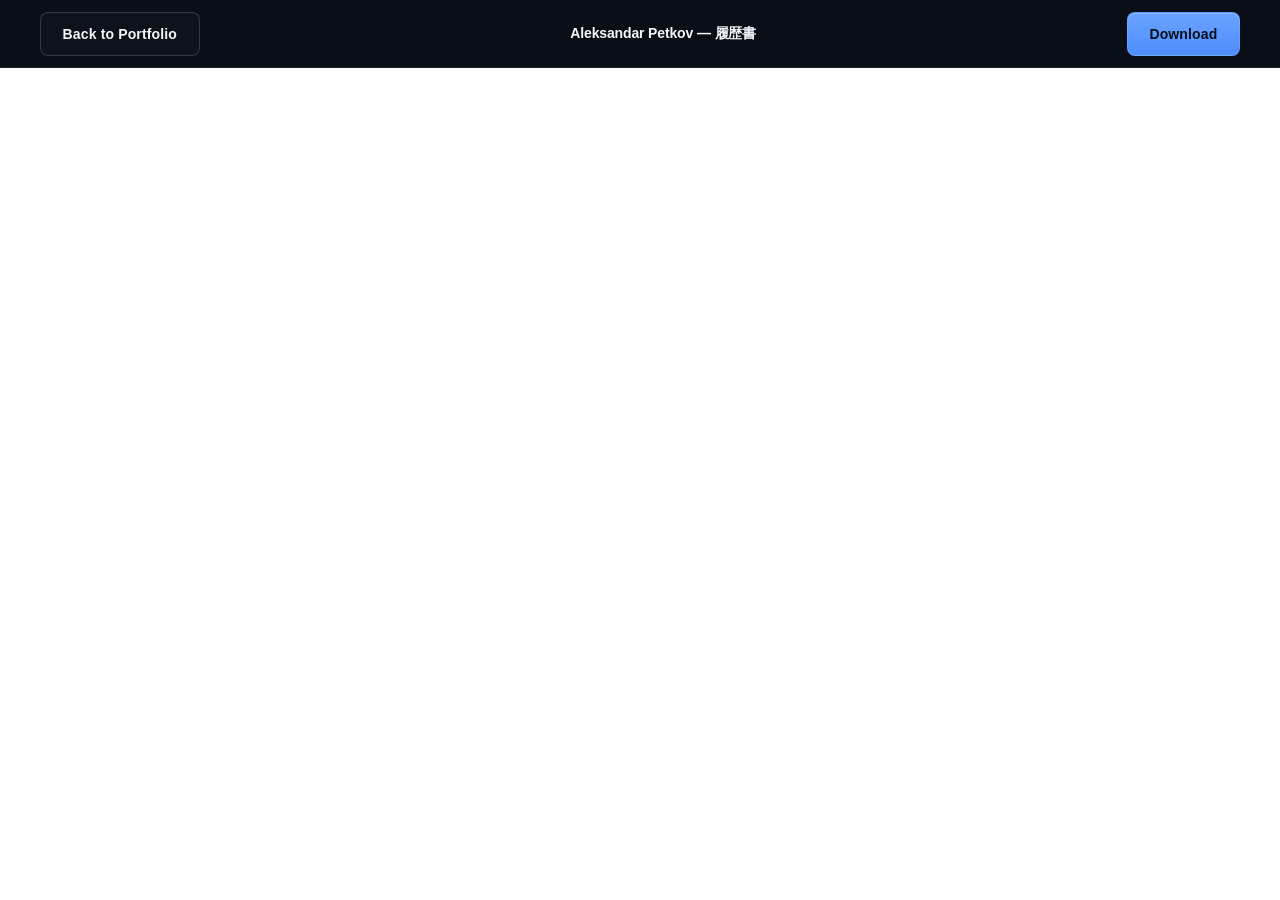
<file: cv/ja/rirekisho/index.html>
<!DOCTYPE html>
<html lang="ja">
  <head>
    <meta charset="utf-8" />
    <meta name="viewport" content="width=device-width, initial-scale=1" />
    <title>Aleksandar Petkov — 履歴書</title>
    <meta name="robots" content="noindex,follow" />
    <link rel="canonical" href="https://alekspetk.com/cv/ja/rirekisho/" />
    <meta name="theme-color" content="#0b0f17" />
    <link rel="icon" href="/assets/icons/favicon.svg" type="image/svg+xml" />
    <link rel="stylesheet" href="/css/reset.css" />
    <link rel="stylesheet" href="/css/variables.css" />
    <link rel="stylesheet" href="/css/global.css" />
    <link rel="stylesheet" href="/css/components.css" />
  </head>
  <body class="cv-page">
    <header class="cv-bar">
      <a class="btn btn--secondary cv-bar__back" href="/">Back to Portfolio</a>
      <p class="cv-bar__title">Aleksandar Petkov — 履歴書</p>
      <a
        class="btn btn--primary cv-bar__download"
        href="/assets/documents/resume/aleksandar-petkov-rirekisho-ja.pdf"
        download="Aleksandar-Petkov-Rirekisho.pdf"
        >Download</a
      >
    </header>
    <iframe
      class="cv-frame"
      src="/assets/documents/resume/aleksandar-petkov-rirekisho-ja.pdf"
      title="Aleksandar Petkov 履歴書"
    ></iframe>
  </body>
</html>
</file>
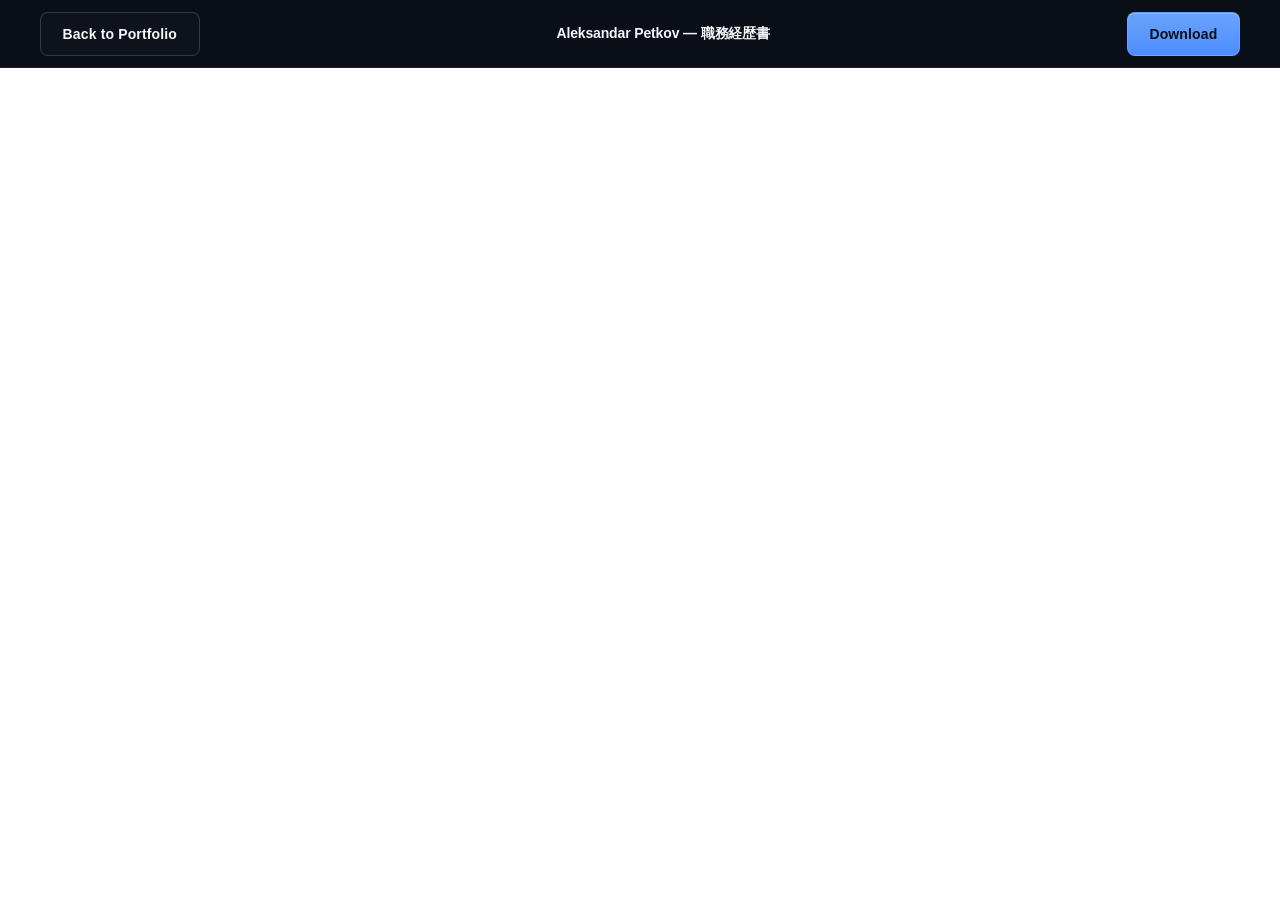
<file: cv/ja/shokumukeirekisho/index.html>
<!DOCTYPE html>
<html lang="ja">
  <head>
    <meta charset="utf-8" />
    <meta name="viewport" content="width=device-width, initial-scale=1" />
    <title>Aleksandar Petkov — 職務経歴書</title>
    <meta name="robots" content="noindex,follow" />
    <link rel="canonical" href="https://alekspetk.com/cv/ja/shokumukeirekisho/" />
    <meta name="theme-color" content="#0b0f17" />
    <link rel="icon" href="/assets/icons/favicon.svg" type="image/svg+xml" />
    <link rel="stylesheet" href="/css/reset.css" />
    <link rel="stylesheet" href="/css/variables.css" />
    <link rel="stylesheet" href="/css/global.css" />
    <link rel="stylesheet" href="/css/components.css" />
  </head>
  <body class="cv-page">
    <header class="cv-bar">
      <a class="btn btn--secondary cv-bar__back" href="/">Back to Portfolio</a>
      <p class="cv-bar__title">Aleksandar Petkov — 職務経歴書</p>
      <a
        class="btn btn--primary cv-bar__download"
        href="/assets/documents/resume/aleksandar-petkov-shokumukeirekisho-ja.pdf"
        download="Aleksandar-Petkov-Shokumukeirekisho.pdf"
        >Download</a
      >
    </header>
    <iframe
      class="cv-frame"
      src="/assets/documents/resume/aleksandar-petkov-shokumukeirekisho-ja.pdf"
      title="Aleksandar Petkov 職務経歴書"
    ></iframe>
  </body>
</html>
</file>
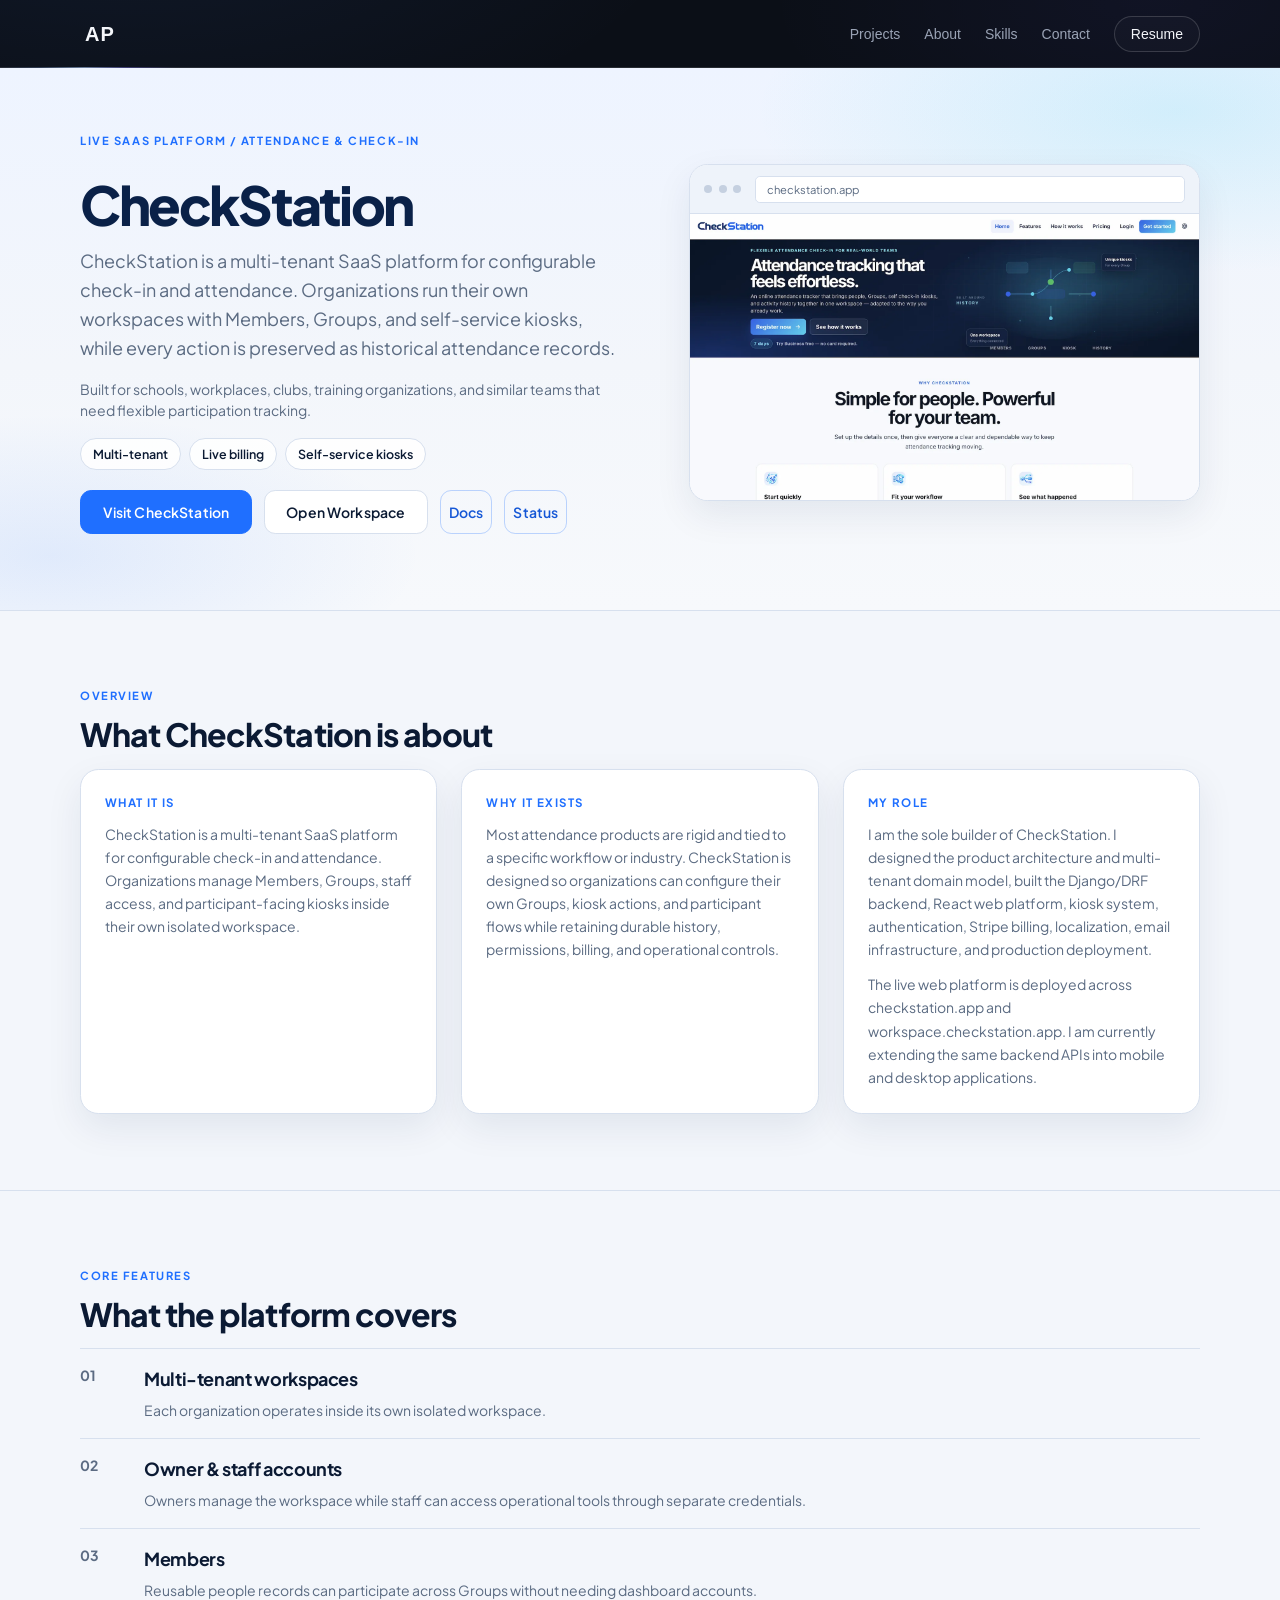
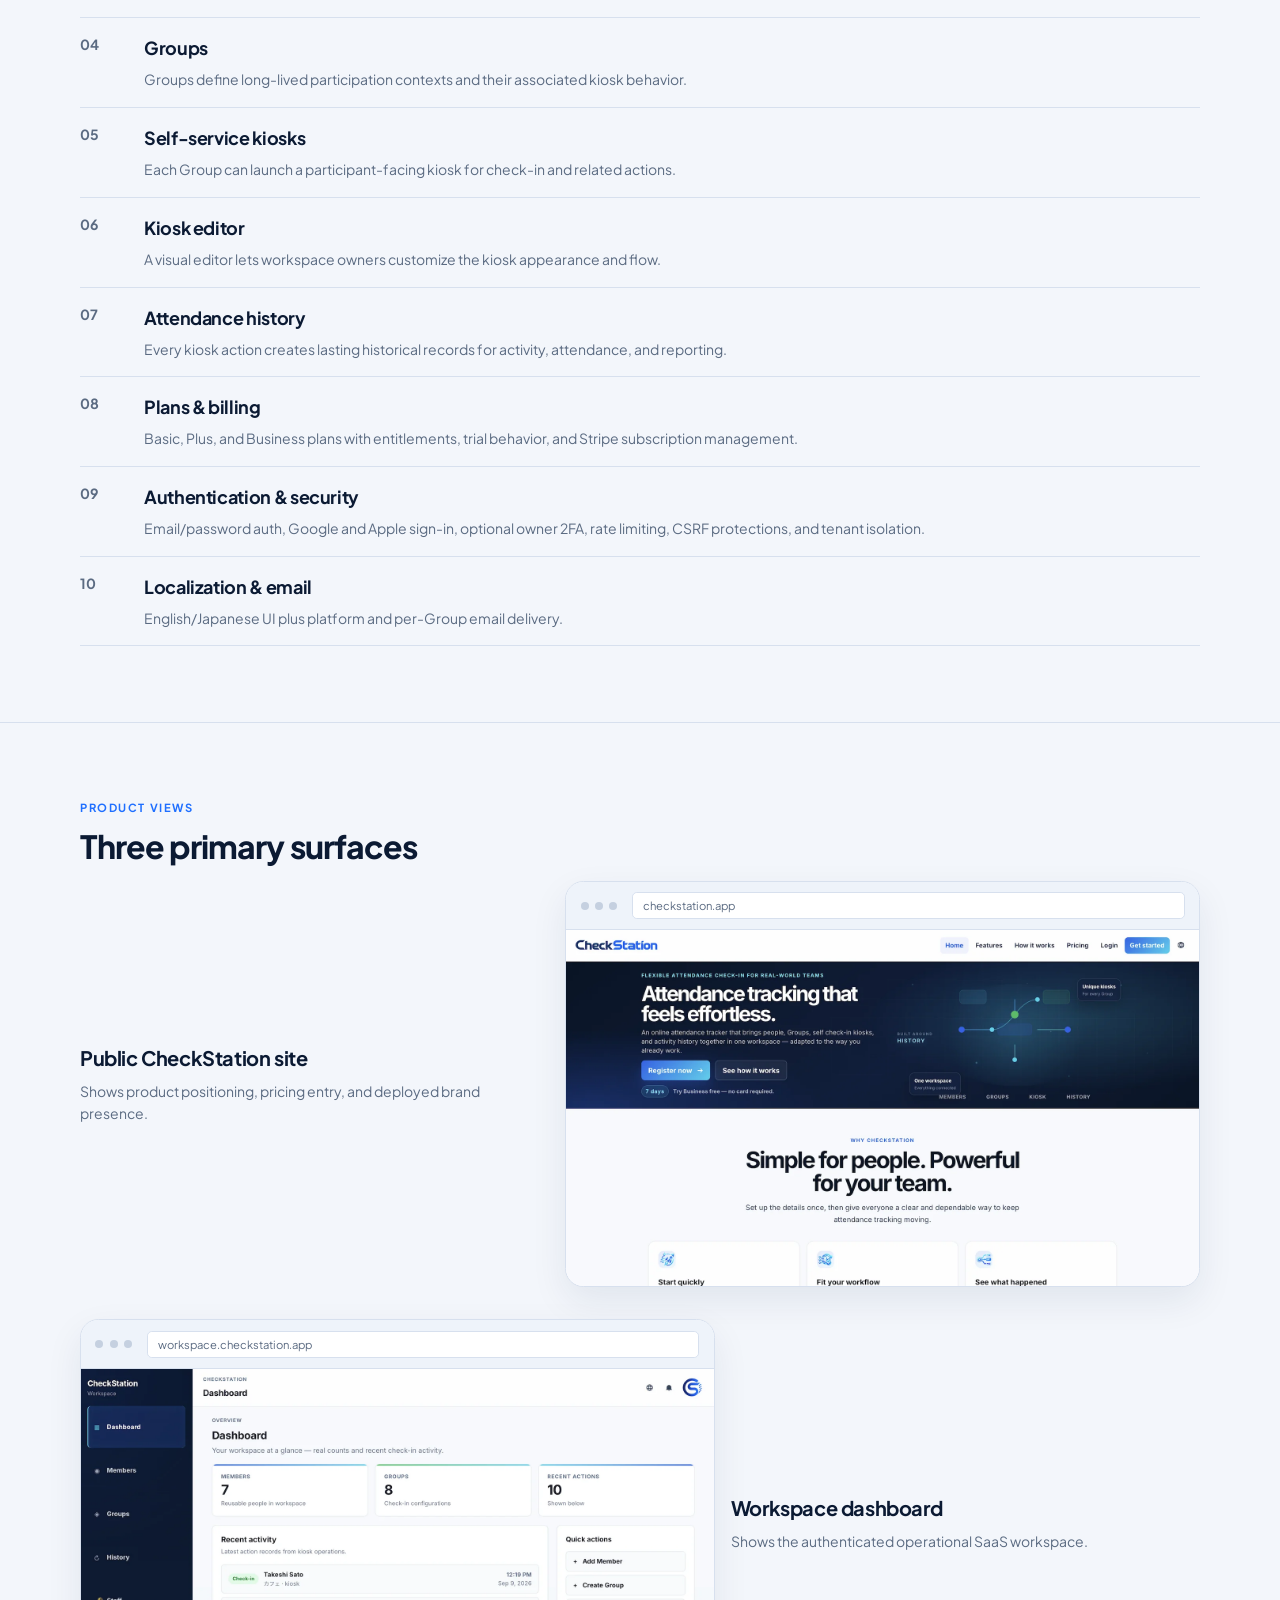
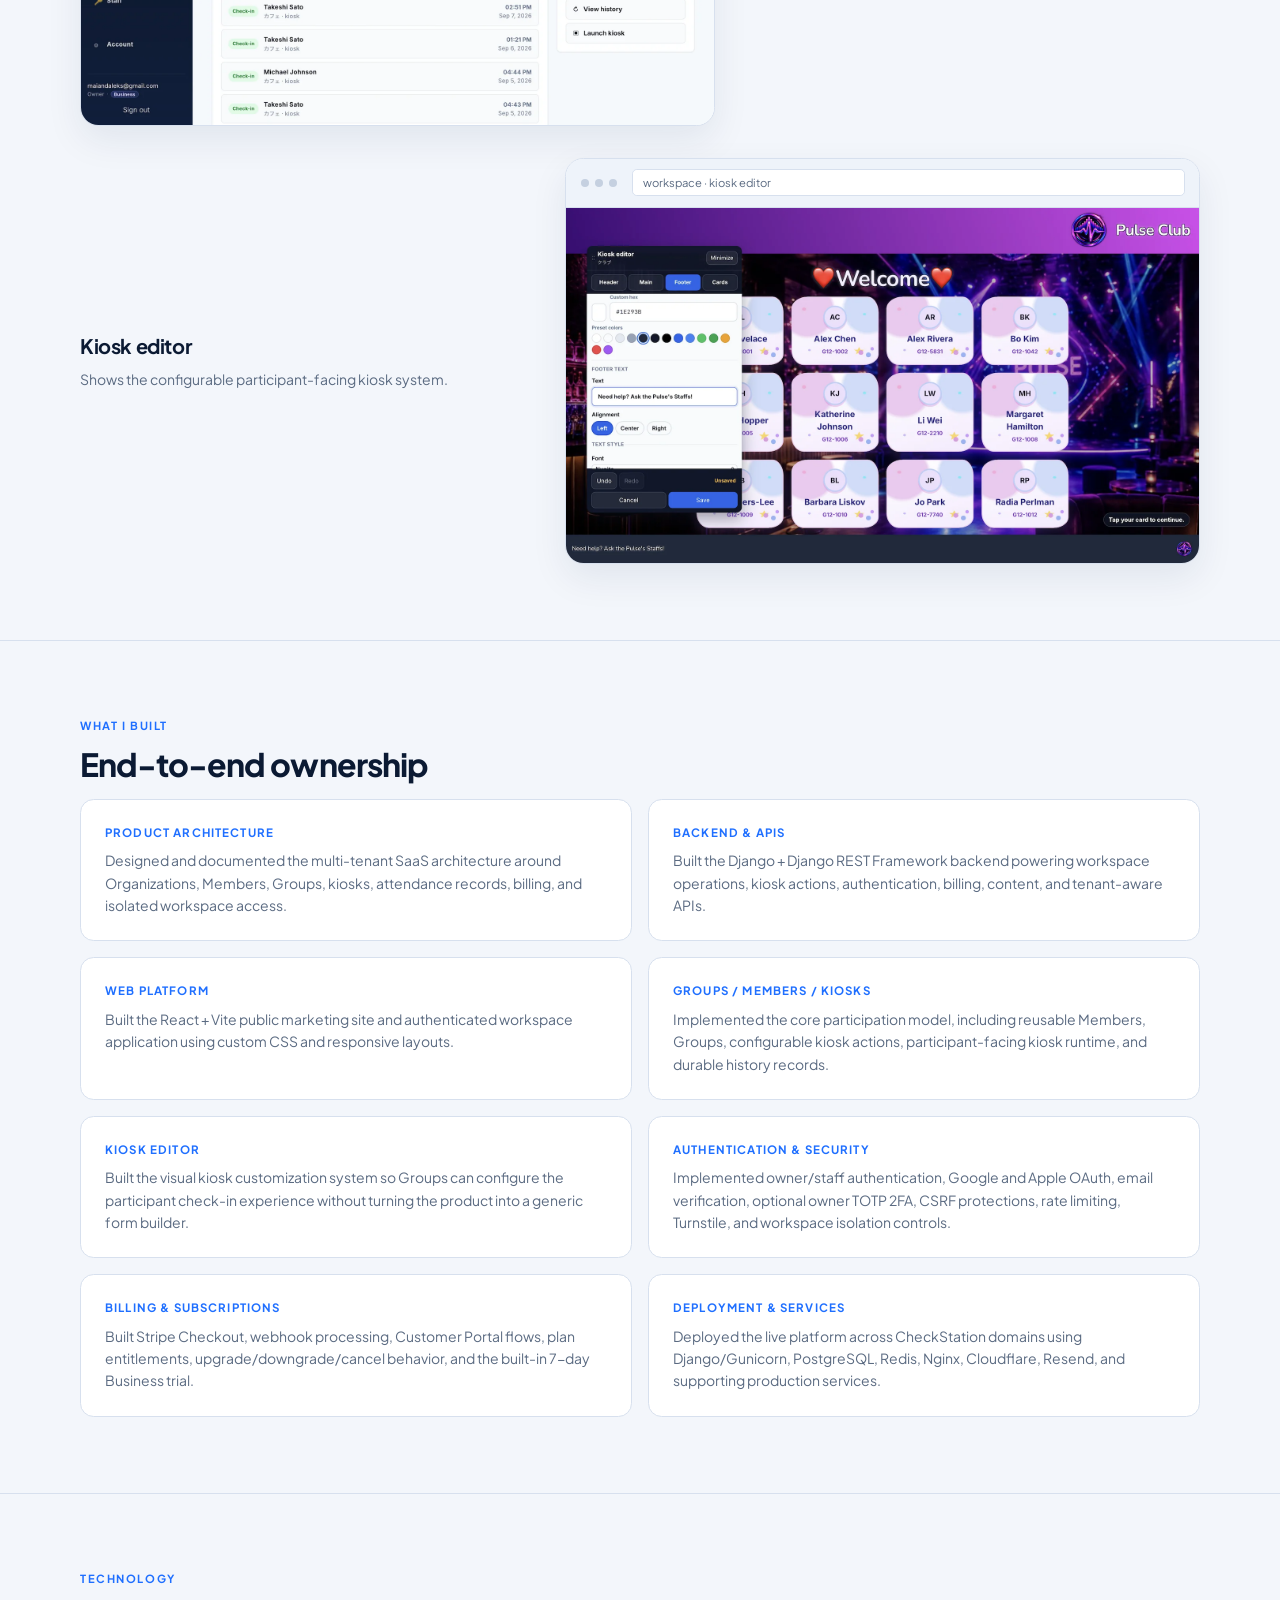
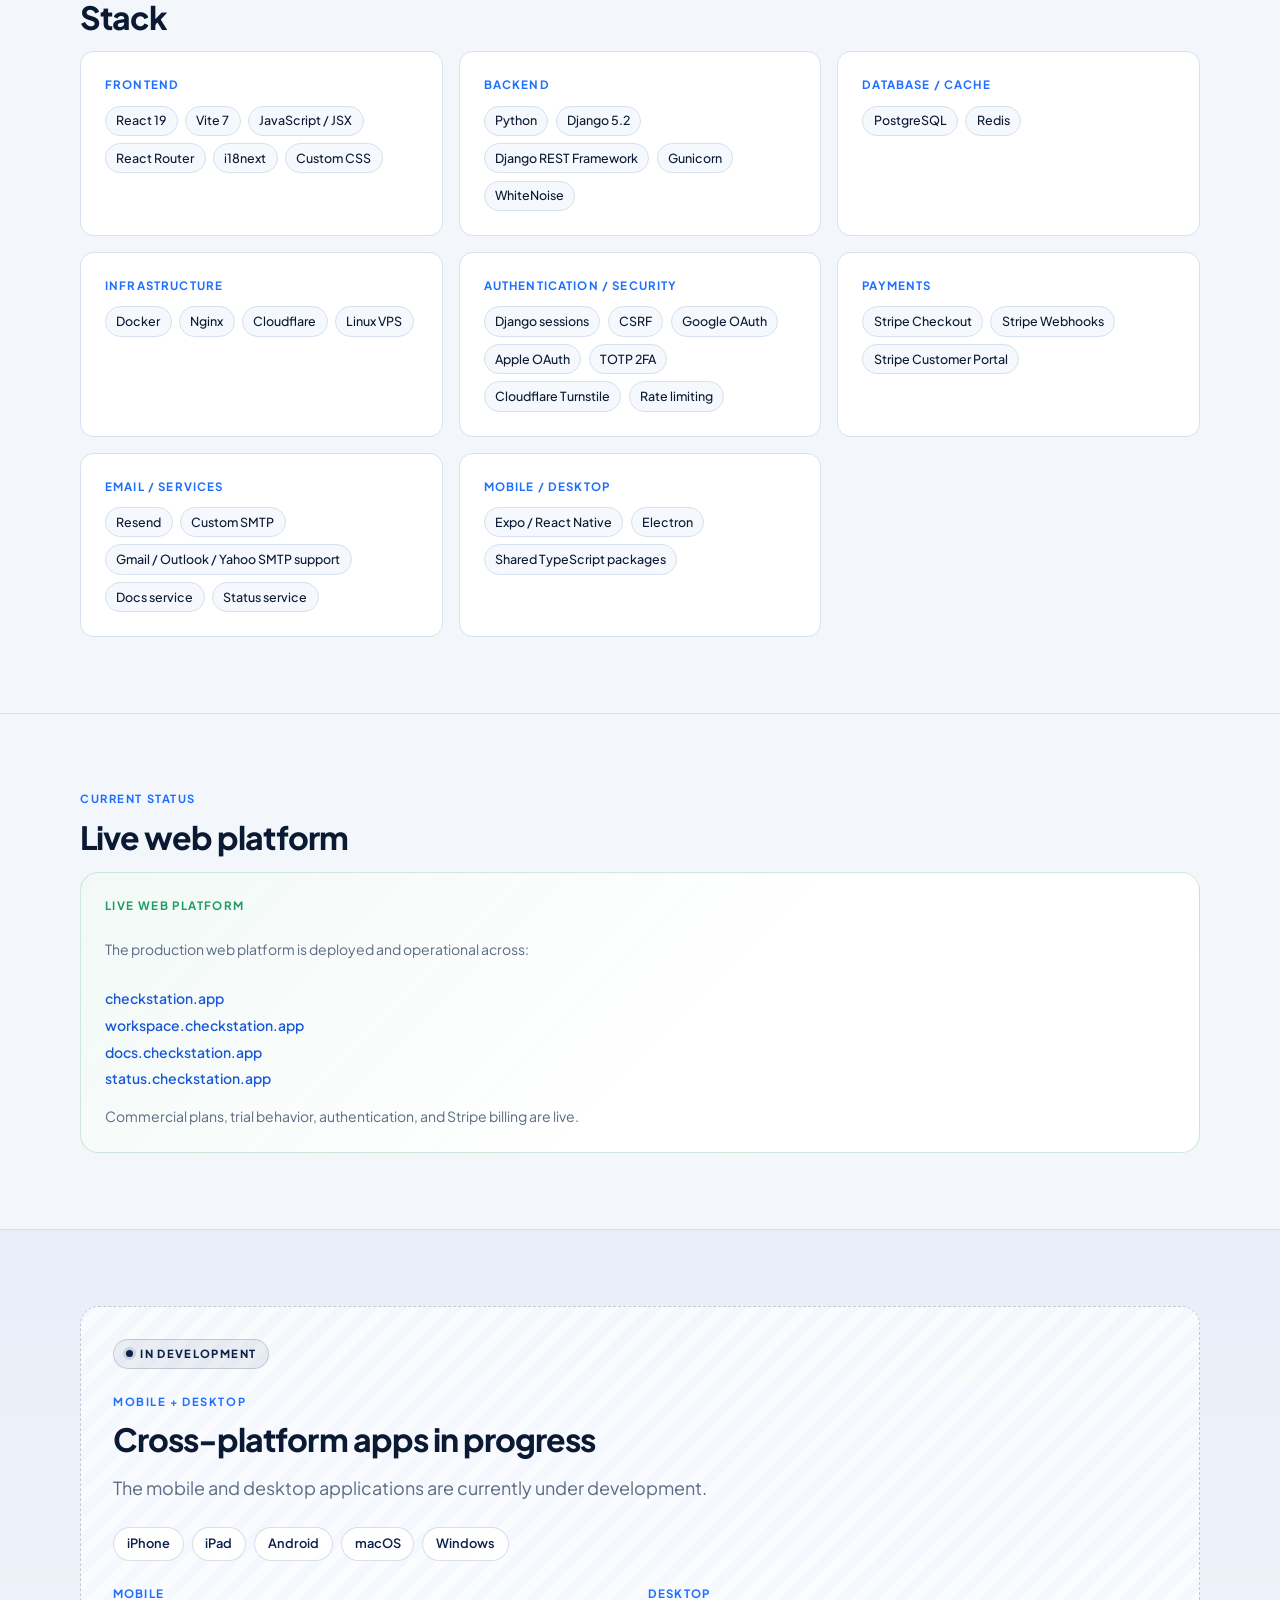
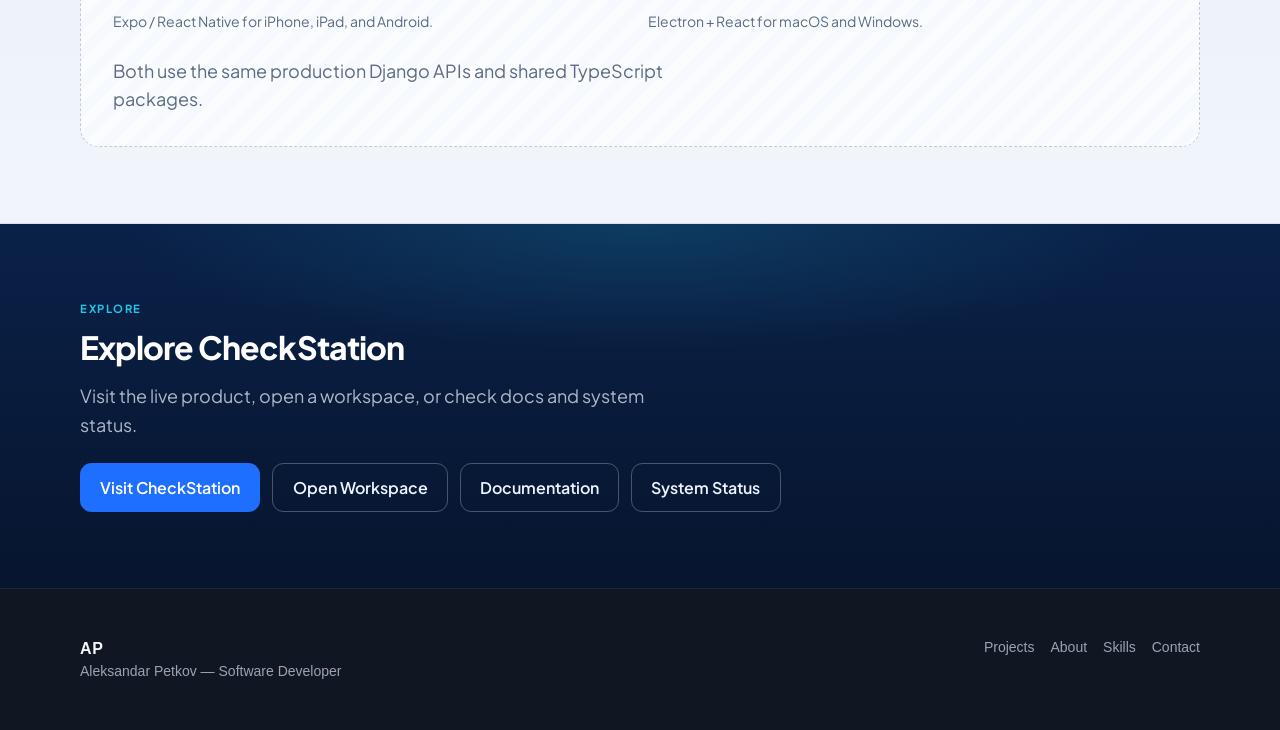
<file: projects/checkstation.html>
<!DOCTYPE html>
<html lang="en">
  <head>
    <meta charset="utf-8" />
    <meta name="viewport" content="width=device-width, initial-scale=1" />
    <title>CheckStation — Aleksandar Petkov</title>
    <meta http-equiv="refresh" content="0; url=https://alekspetk.com/projects/checkstation/" />
    <link rel="canonical" href="https://alekspetk.com/projects/checkstation/" />
    <meta name="robots" content="noindex" />
    <script>
      location.replace("/projects/checkstation/");
    </script>
  </head>
  <body>
    <p>
      This page has moved to
      <a href="/projects/checkstation/">https://alekspetk.com/projects/checkstation/</a>.
    </p>
  </body>
</html>
</file>
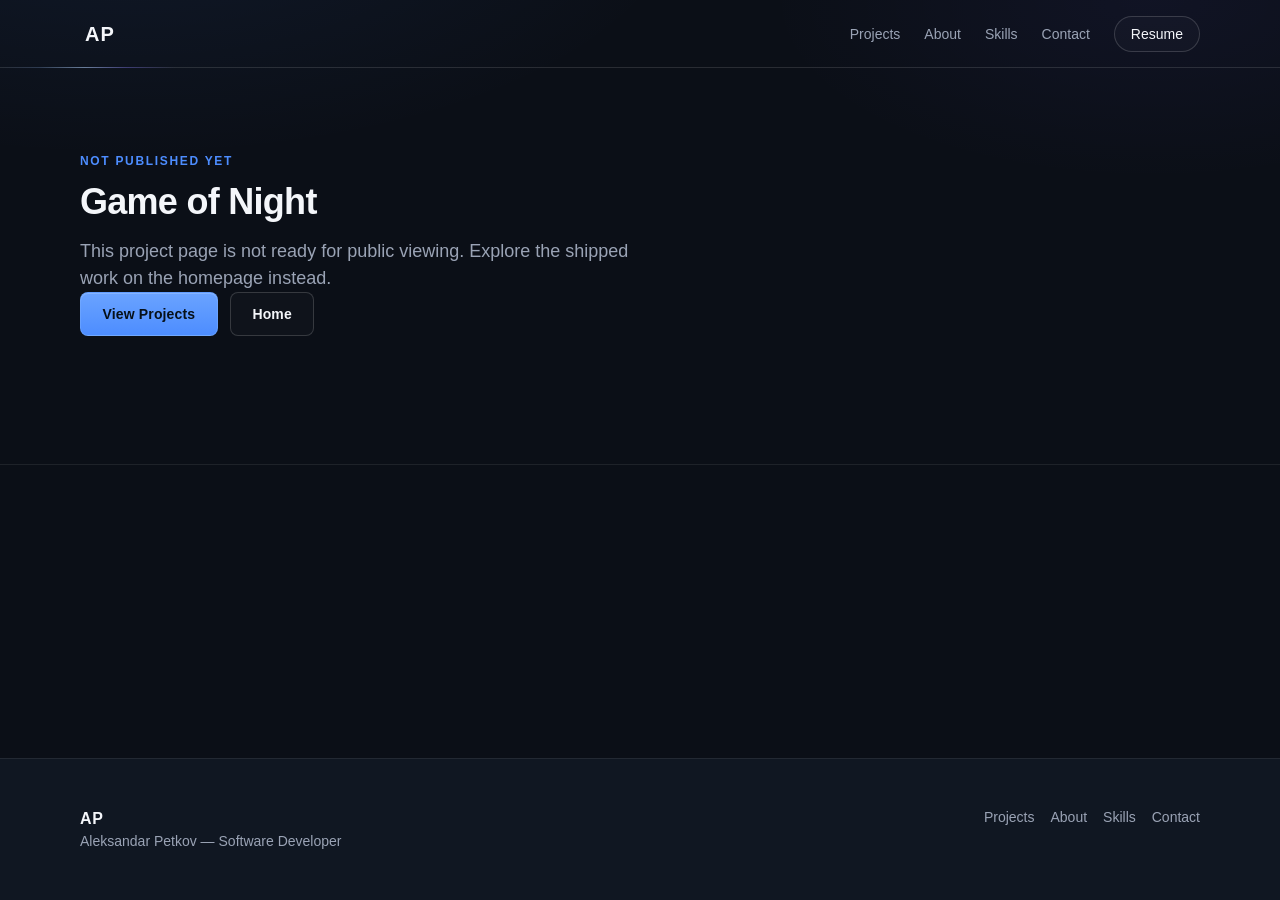
<file: projects/game-of-night.html>
<!DOCTYPE html>
<html lang="en">
  <head>
    <meta charset="utf-8" />
    <meta name="viewport" content="width=device-width, initial-scale=1" />

    <title>Game of Night — Aleksandar Petkov</title>
    <meta
      name="description"
      content="Game of Night is not yet published on this portfolio."
    />
    <meta name="robots" content="noindex, nofollow" />
    <link
      rel="canonical"
      href="https://alekspetk.com/projects/game-of-night.html"
    />

    <meta name="theme-color" content="#0b0f17" />
    <link rel="icon" href="../assets/icons/favicon.svg" type="image/svg+xml" />

    <link rel="stylesheet" href="../css/reset.css" />
    <link rel="stylesheet" href="../css/variables.css" />
    <link rel="stylesheet" href="../css/global.css" />
    <link rel="stylesheet" href="../css/components.css" />
    <link rel="stylesheet" href="../css/project.css" />
    <link rel="stylesheet" href="../css/responsive.css" />
  </head>
  <body>
    <a class="skip-link" href="#main">Skip to content</a>

    <div class="page">
      <header class="site-header" data-site-header>
        <div class="site-header__inner">
          <a class="brand" href="/" aria-label="AP — Home">AP</a>

          <button
            class="nav-toggle"
            type="button"
            data-nav-toggle
            aria-controls="site-nav"
            aria-expanded="false"
            aria-label="Open menu"
          >
            <span class="nav-toggle__icon" aria-hidden="true"></span>
          </button>

          <nav class="nav" id="site-nav" data-nav aria-label="Primary">
            <ul class="nav__list">
              <li><a class="nav__link" href="/#projects">Projects</a></li>
              <li><a class="nav__link" href="/#about">About</a></li>
              <li><a class="nav__link" href="/#skills">Skills</a></li>
              <li>
                <a class="nav__link" href="/#contact">Contact</a>
              </li>
              <li class="nav-resume" data-resume-menu>
                <button
                  type="button"
                  class="nav__link nav__link--resume"
                  aria-expanded="false"
                  aria-haspopup="true"
                  aria-controls="resume-menu"
                  data-resume-toggle
                >
                  Resume
                </button>
                <div
                  class="resume-menu"
                  id="resume-menu"
                  role="menu"
                  aria-label="Resume options"
                  hidden
                  data-resume-panel
                >
                  <div class="resume-menu__section">
                    <p class="resume-menu__section-label" id="resume-en-section">
                      English
                    </p>
                    <div
                      class="resume-menu__group"
                      role="group"
                      aria-labelledby="resume-en-doc"
                    >
                      <p class="resume-menu__doc" id="resume-en-doc">
                        English CV
                      </p>
                      <div class="resume-menu__actions">
                        <a
                          class="resume-menu__action"
                          role="menuitem"
                          href="/cv/en/">View</a
                        >
                        <a
                          class="resume-menu__action"
                          role="menuitem"
                          href="../assets/documents/resume/aleksandar-petkov-cv-en.pdf"
                          download="Aleksandar-Petkov-CV-English.pdf"
                          >Download</a
                        >
                      </div>
                    </div>
                  </div>
                  <div class="resume-menu__section">
                    <p class="resume-menu__section-label" id="resume-ja-section">
                      Japanese
                    </p>
                    <div
                      class="resume-menu__group"
                      role="group"
                      aria-labelledby="resume-rirekisho-doc"
                    >
                      <p class="resume-menu__doc" id="resume-rirekisho-doc">
                        履歴書
                      </p>
                      <div class="resume-menu__actions">
                        <a
                          class="resume-menu__action"
                          role="menuitem"
                          href="/cv/ja/rirekisho/">View</a
                        >
                        <a
                          class="resume-menu__action"
                          role="menuitem"
                          href="../assets/documents/resume/aleksandar-petkov-rirekisho-ja.pdf"
                          download="Aleksandar-Petkov-Rirekisho.pdf"
                          >Download</a
                        >
                      </div>
                    </div>
                    <div
                      class="resume-menu__group"
                      role="group"
                      aria-labelledby="resume-shokumu-doc"
                    >
                      <p class="resume-menu__doc" id="resume-shokumu-doc">
                        職務経歴書
                      </p>
                      <div class="resume-menu__actions">
                        <a
                          class="resume-menu__action"
                          role="menuitem"
                          href="/cv/ja/shokumukeirekisho/">View</a
                        >
                        <a
                          class="resume-menu__action"
                          role="menuitem"
                          href="../assets/documents/resume/aleksandar-petkov-shokumukeirekisho-ja.pdf"
                          download="Aleksandar-Petkov-Shokumukeirekisho.pdf"
                          >Download</a
                        >
                      </div>
                    </div>
                  </div>
                </div>
              </li>
            </ul>
          </nav>
        </div>
        <div class="site-header__edge" aria-hidden="true">
          <span class="site-header__edge-line"></span>
          <span class="site-header__edge-glow"></span>
        </div>
      </header>

      <main id="main" class="page__main">
        <section class="project-hero" aria-labelledby="project-title">
          <div class="container">
            <p class="section__label">Not published yet</p>
            <h1 id="project-title" class="section__heading">Game of Night</h1>
            <p class="section__intro">
              This project page is not ready for public viewing. Explore the
              shipped work on the homepage instead.
            </p>
            <div class="btn-group">
              <a class="btn btn--primary" href="/#projects"
                >View Projects</a
              >
              <a class="btn btn--secondary" href="/">Home</a>
            </div>
          </div>
        </section>
      </main>

      <footer class="site-footer">
        <div class="container site-footer__inner">
          <div>
            <p class="site-footer__brand">AP</p>
            <p class="site-footer__meta">
              Aleksandar Petkov — Software Developer
            </p>
          </div>
          <nav class="site-footer__nav" aria-label="Footer">
            <a href="/#projects">Projects</a>
            <a href="/#about">About</a>
            <a href="/#skills">Skills</a>
            <a href="/#contact">Contact</a>
          </nav>
        </div>
      </footer>
    </div>

    <script src="../js/navigation.js" defer></script>
    <script src="../js/main.js" defer></script>
  </body>
</html>
</file>
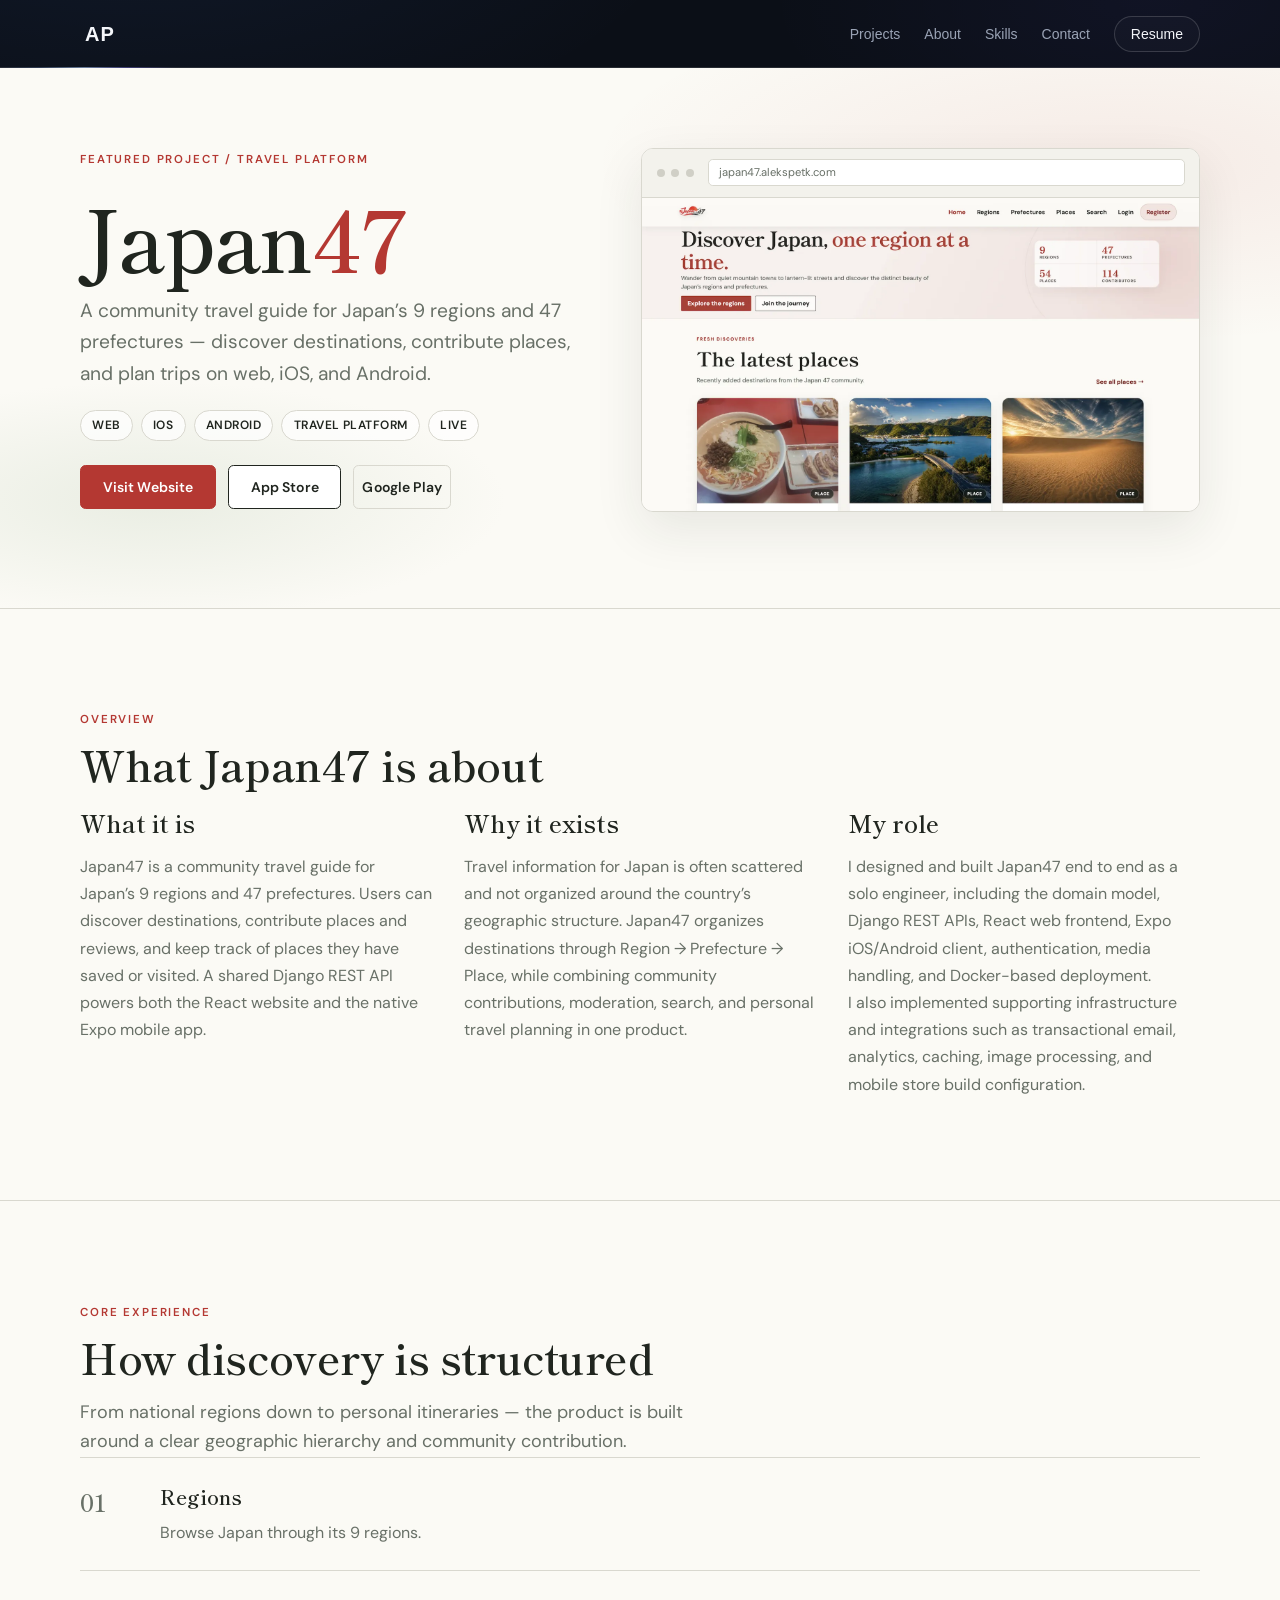
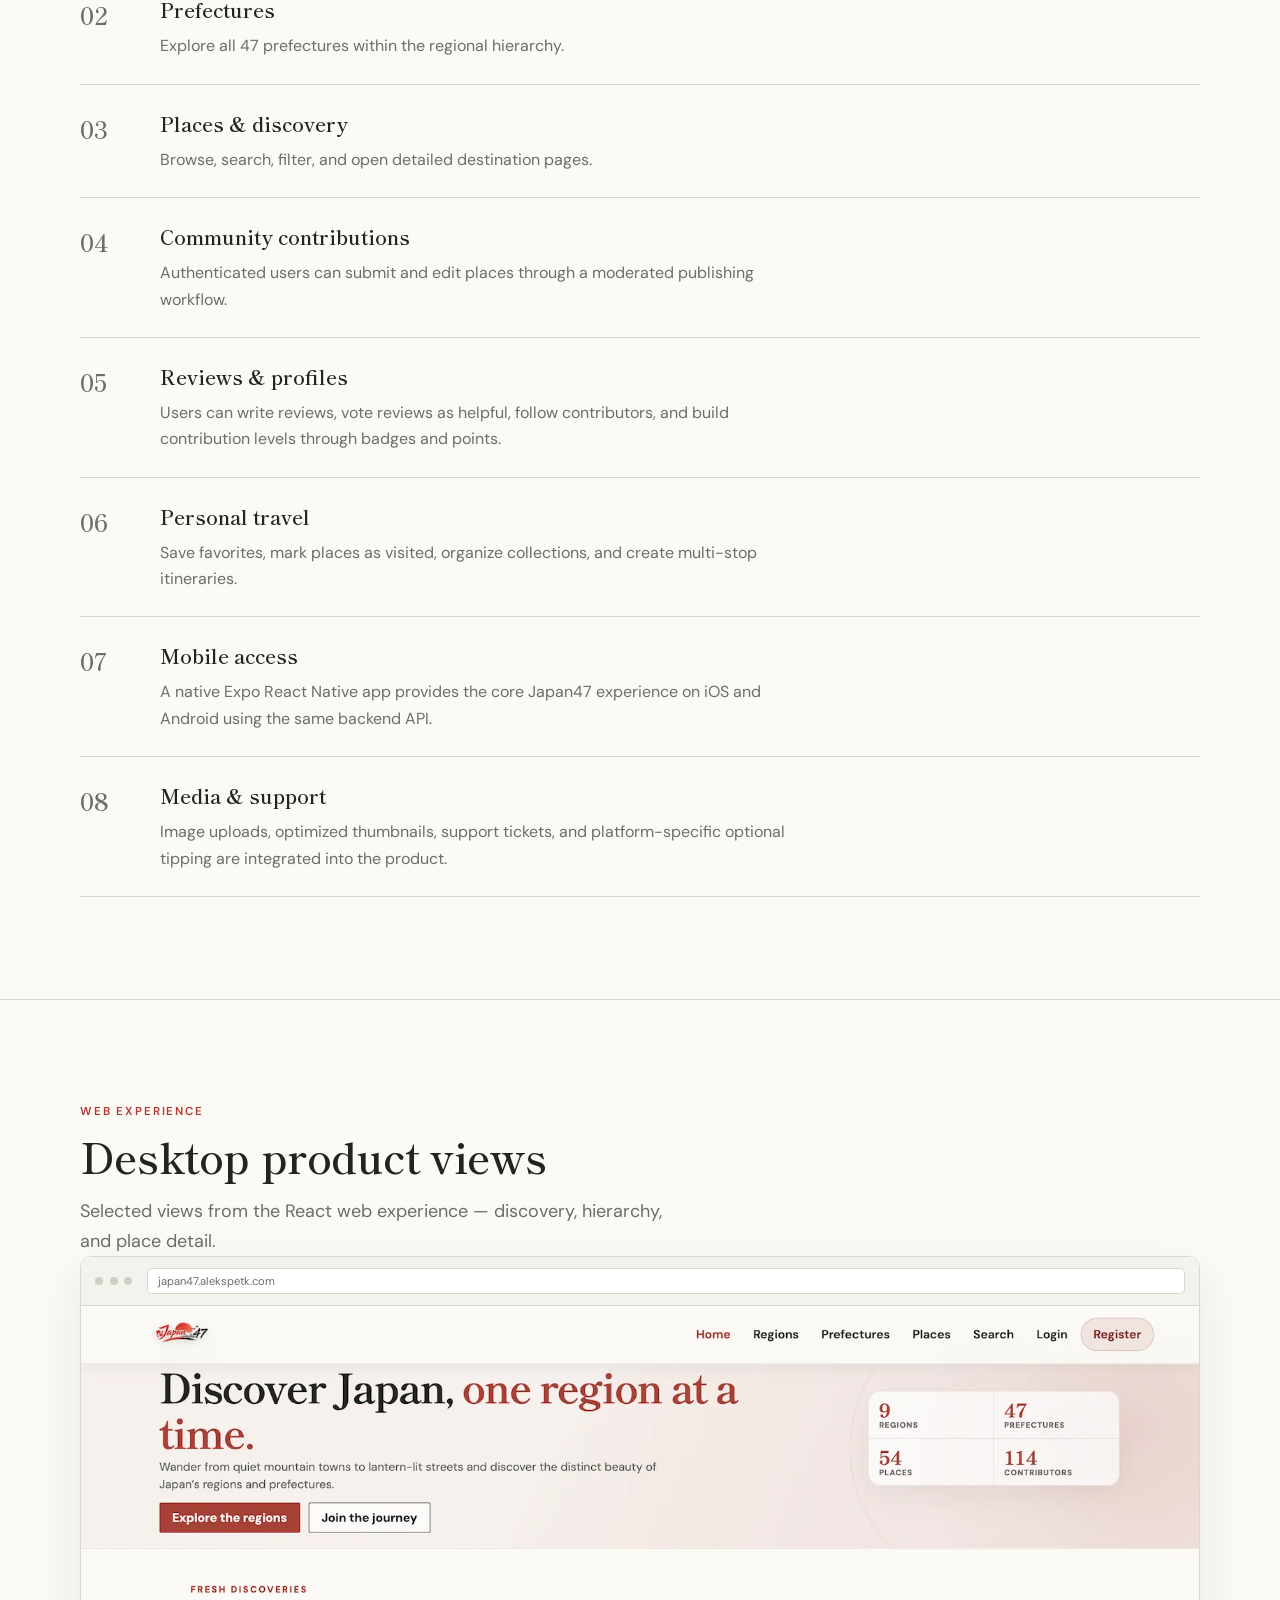
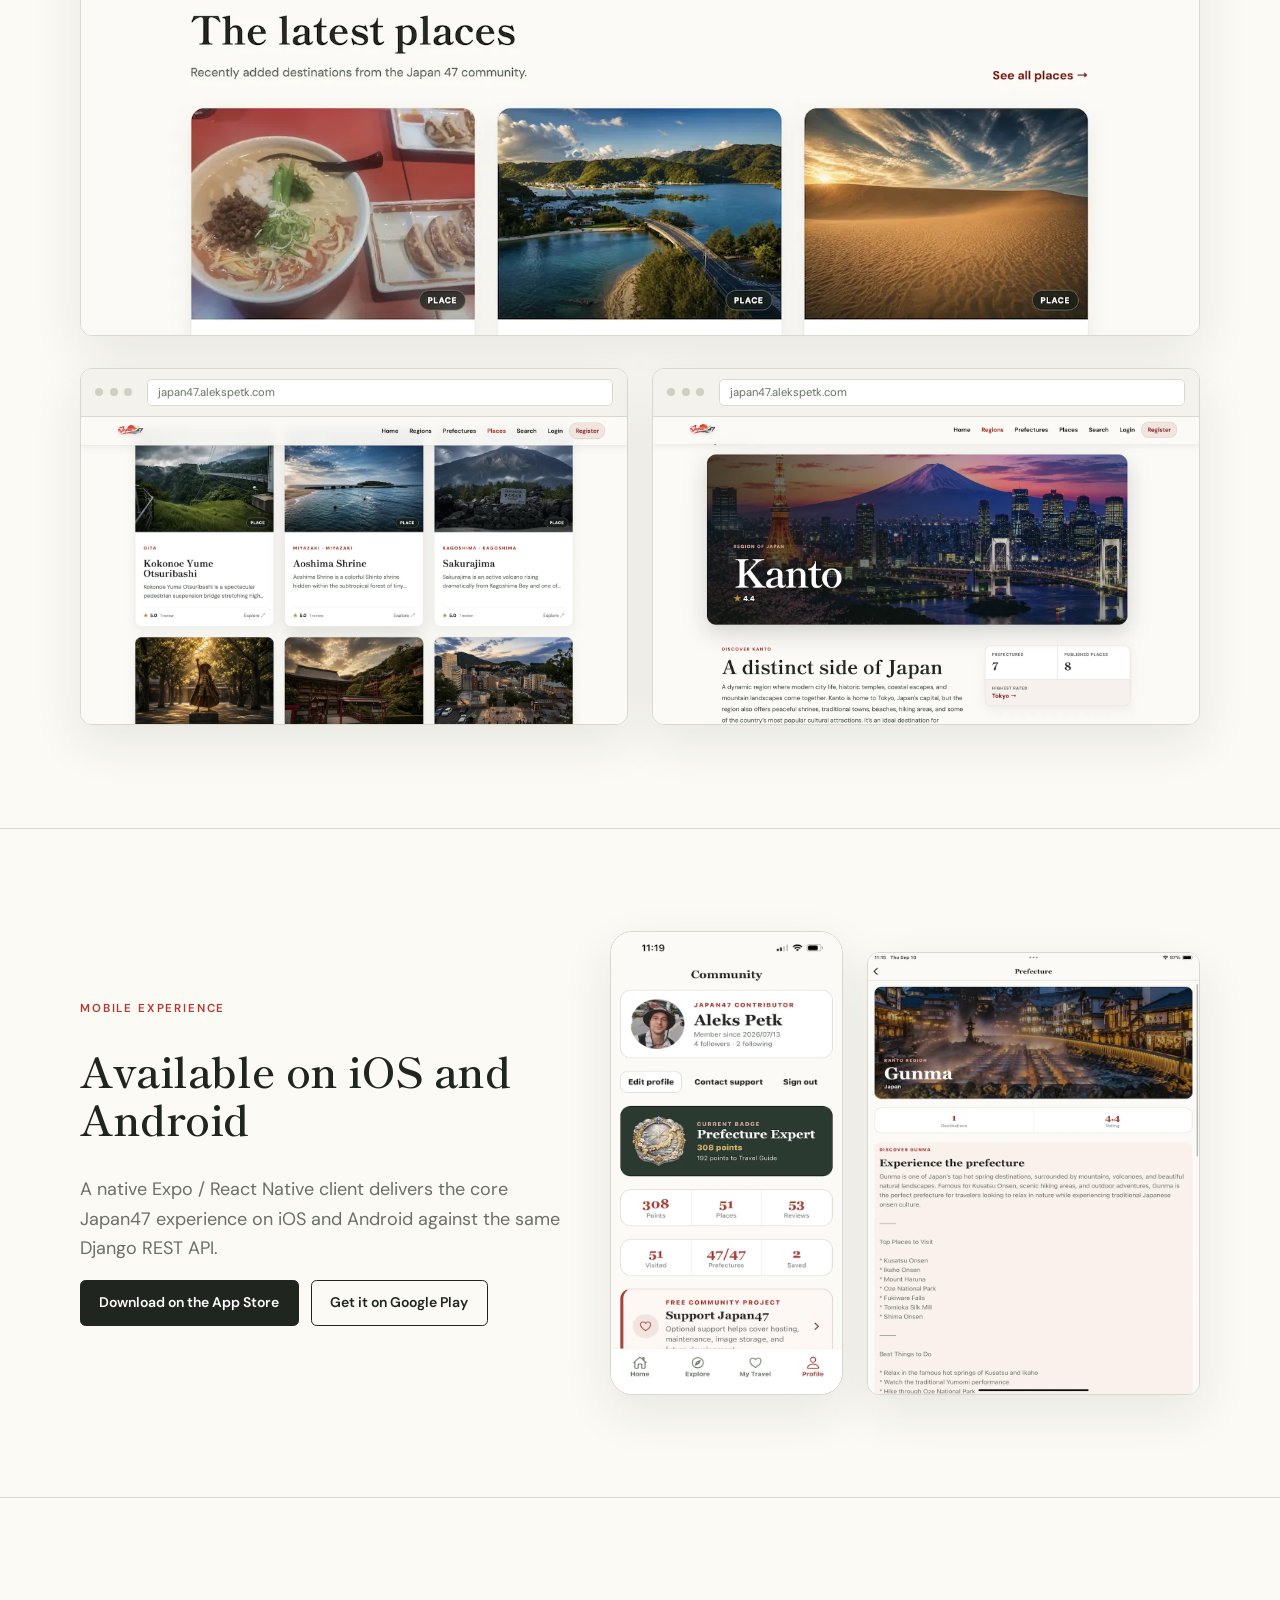
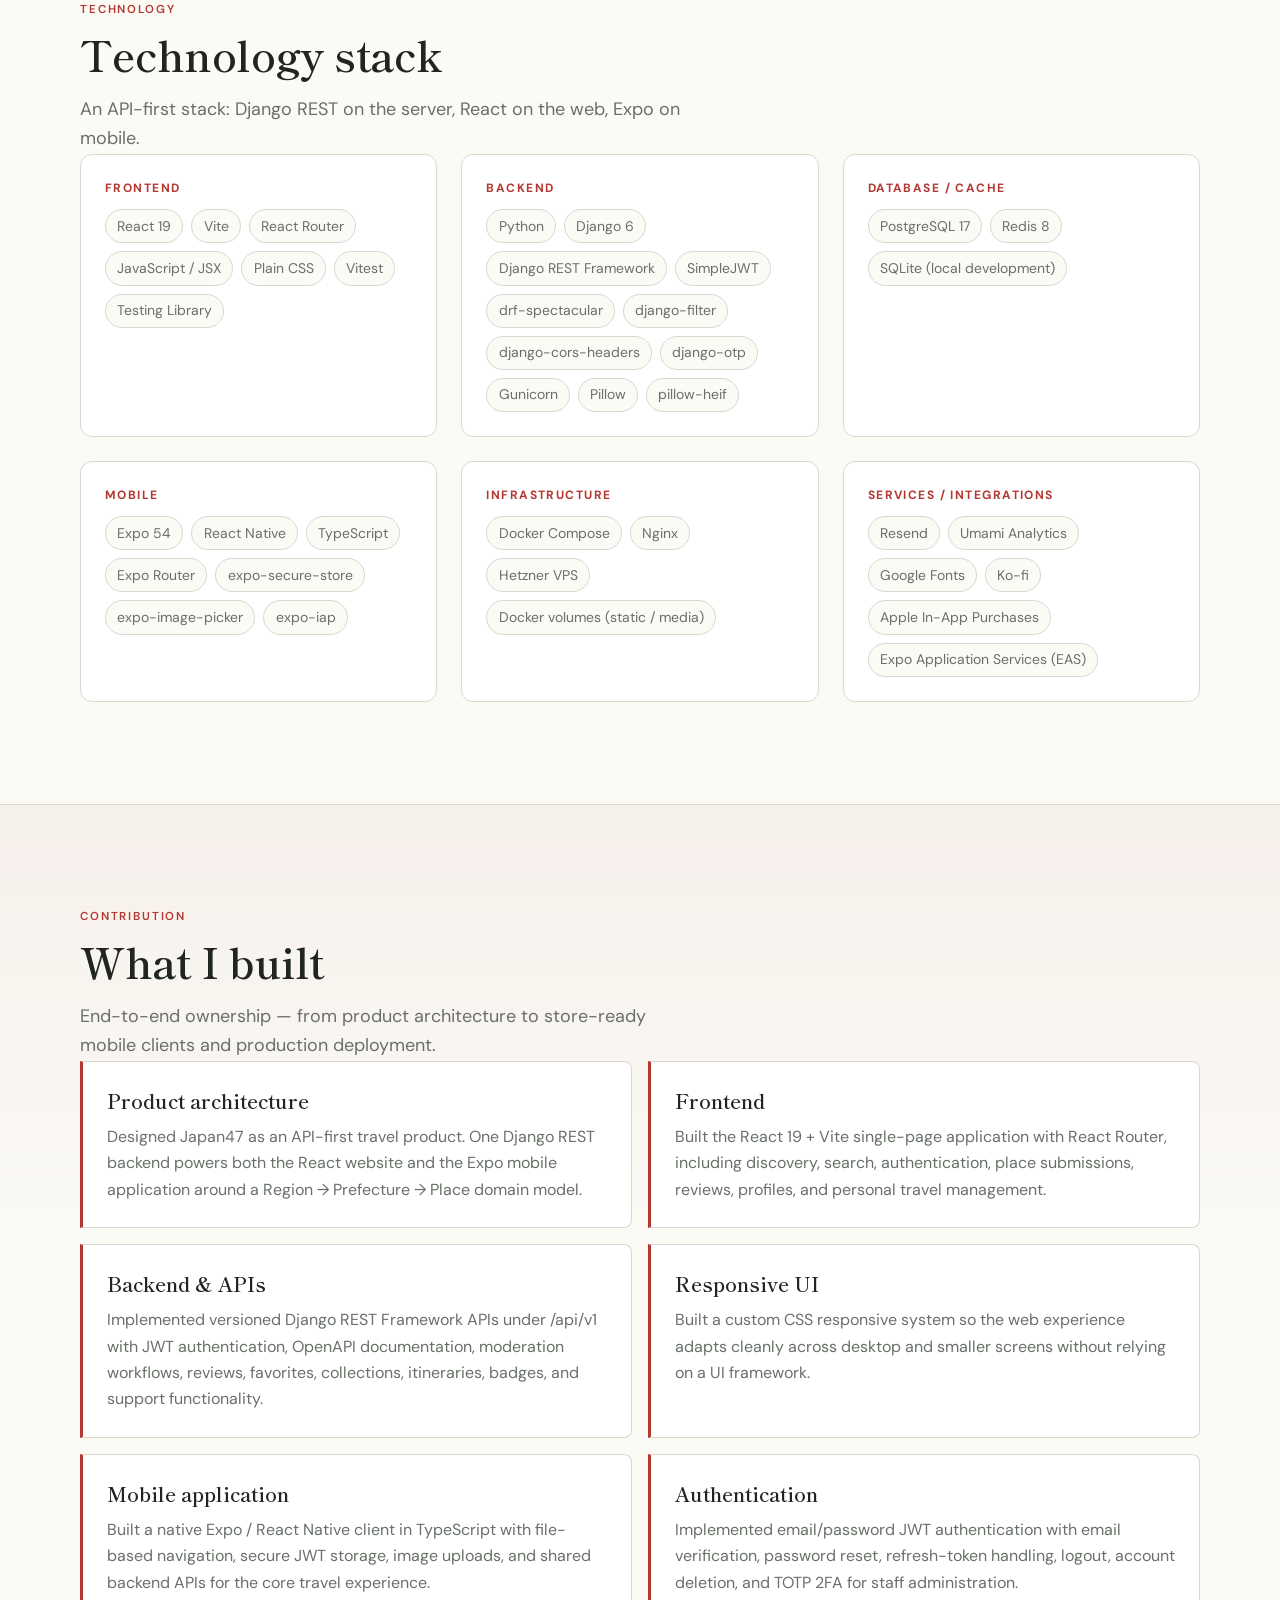
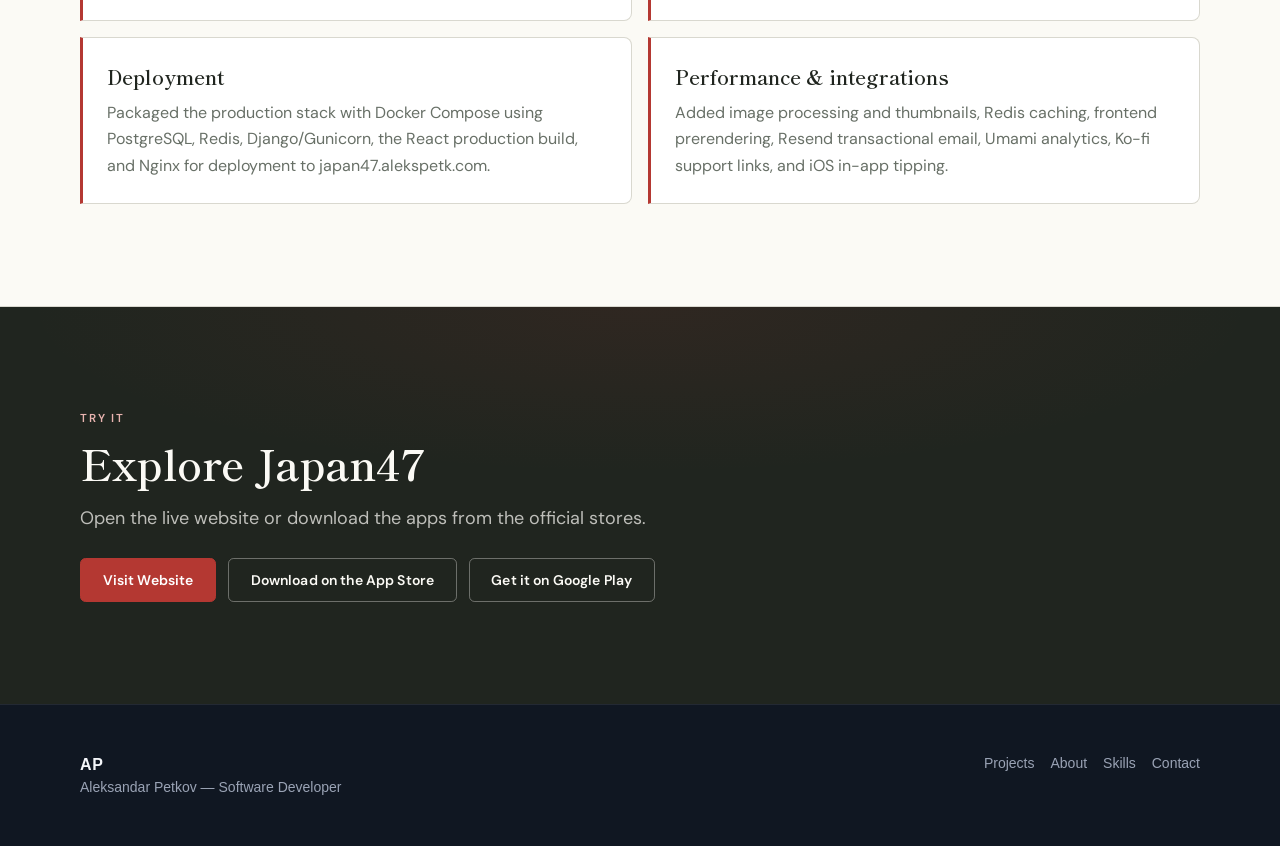
<file: projects/japan47.html>
<!DOCTYPE html>
<html lang="en">
  <head>
    <meta charset="utf-8" />
    <meta name="viewport" content="width=device-width, initial-scale=1" />
    <title>Japan47 — Aleksandar Petkov</title>
    <meta http-equiv="refresh" content="0; url=https://alekspetk.com/projects/japan47/" />
    <link rel="canonical" href="https://alekspetk.com/projects/japan47/" />
    <meta name="robots" content="noindex" />
    <script>
      location.replace("/projects/japan47/");
    </script>
  </head>
  <body>
    <p>
      This page has moved to
      <a href="/projects/japan47/">https://alekspetk.com/projects/japan47/</a>.
    </p>
  </body>
</html>
</file>
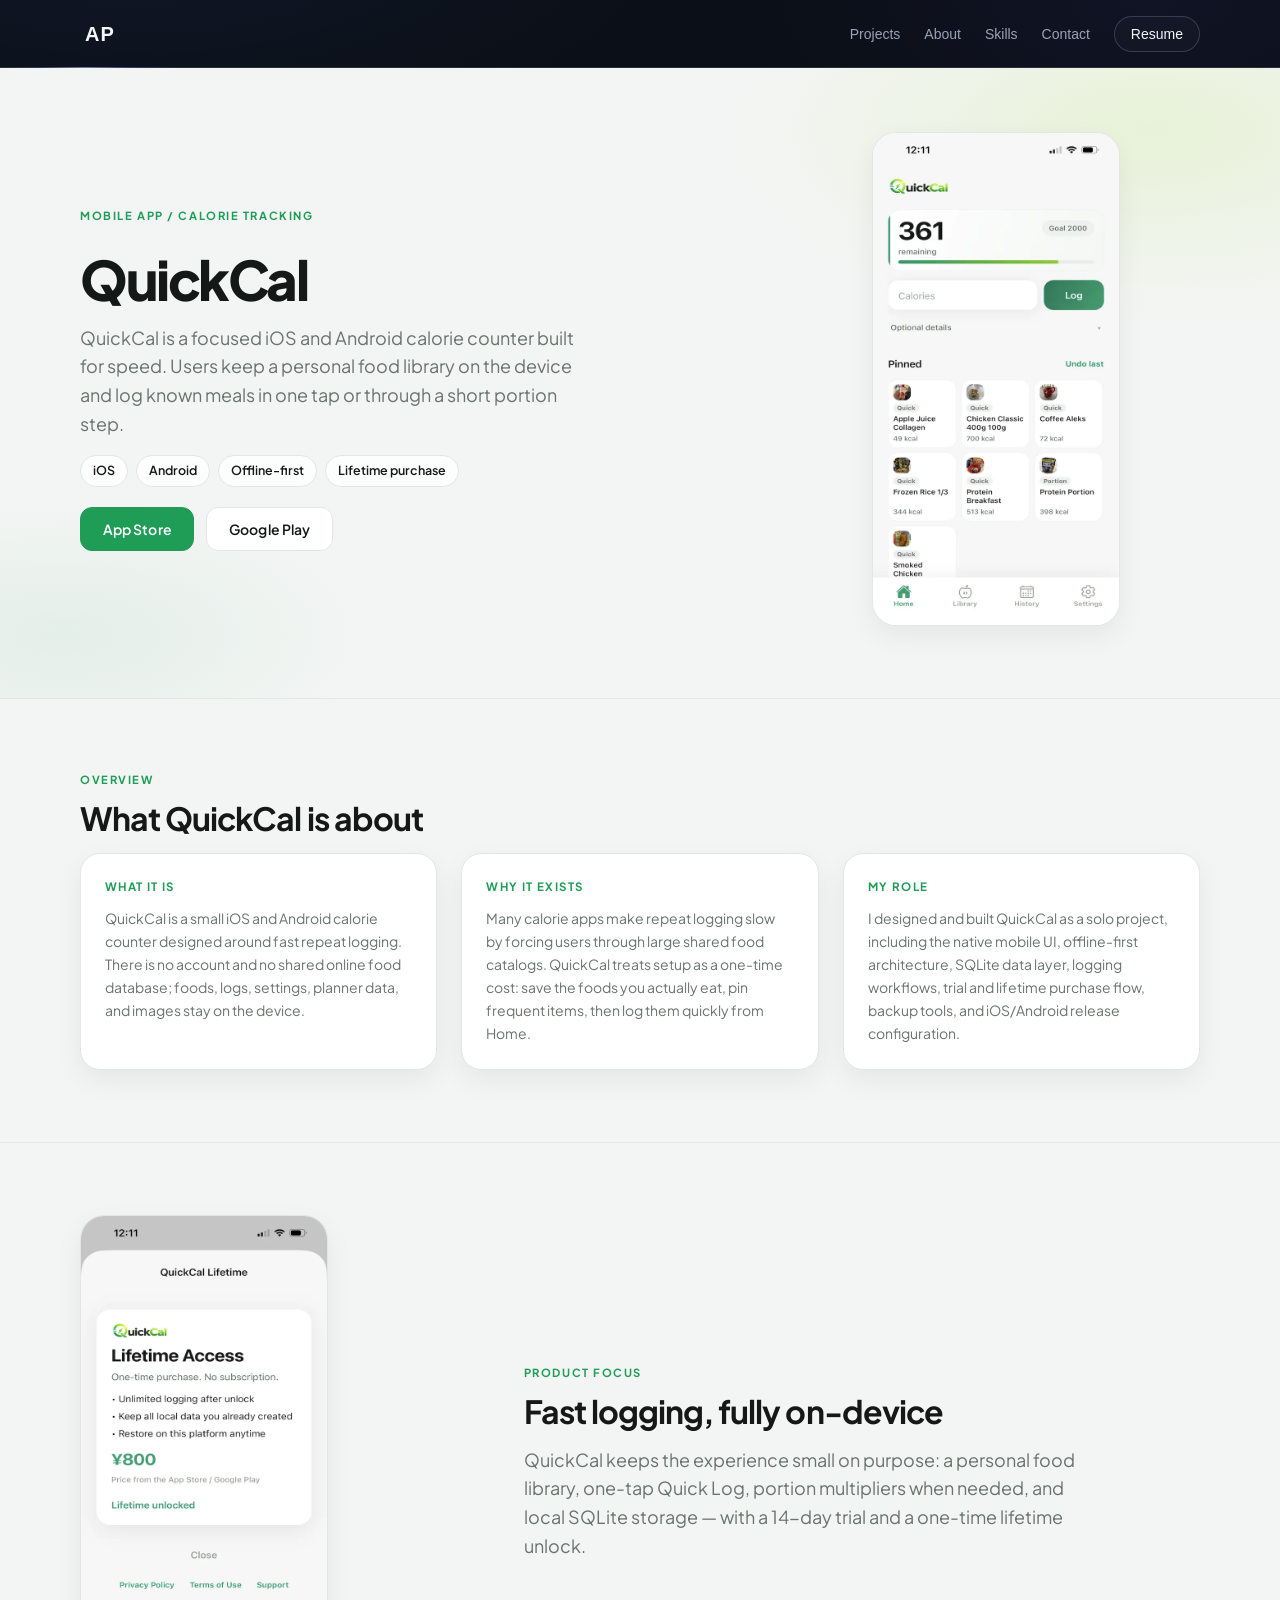
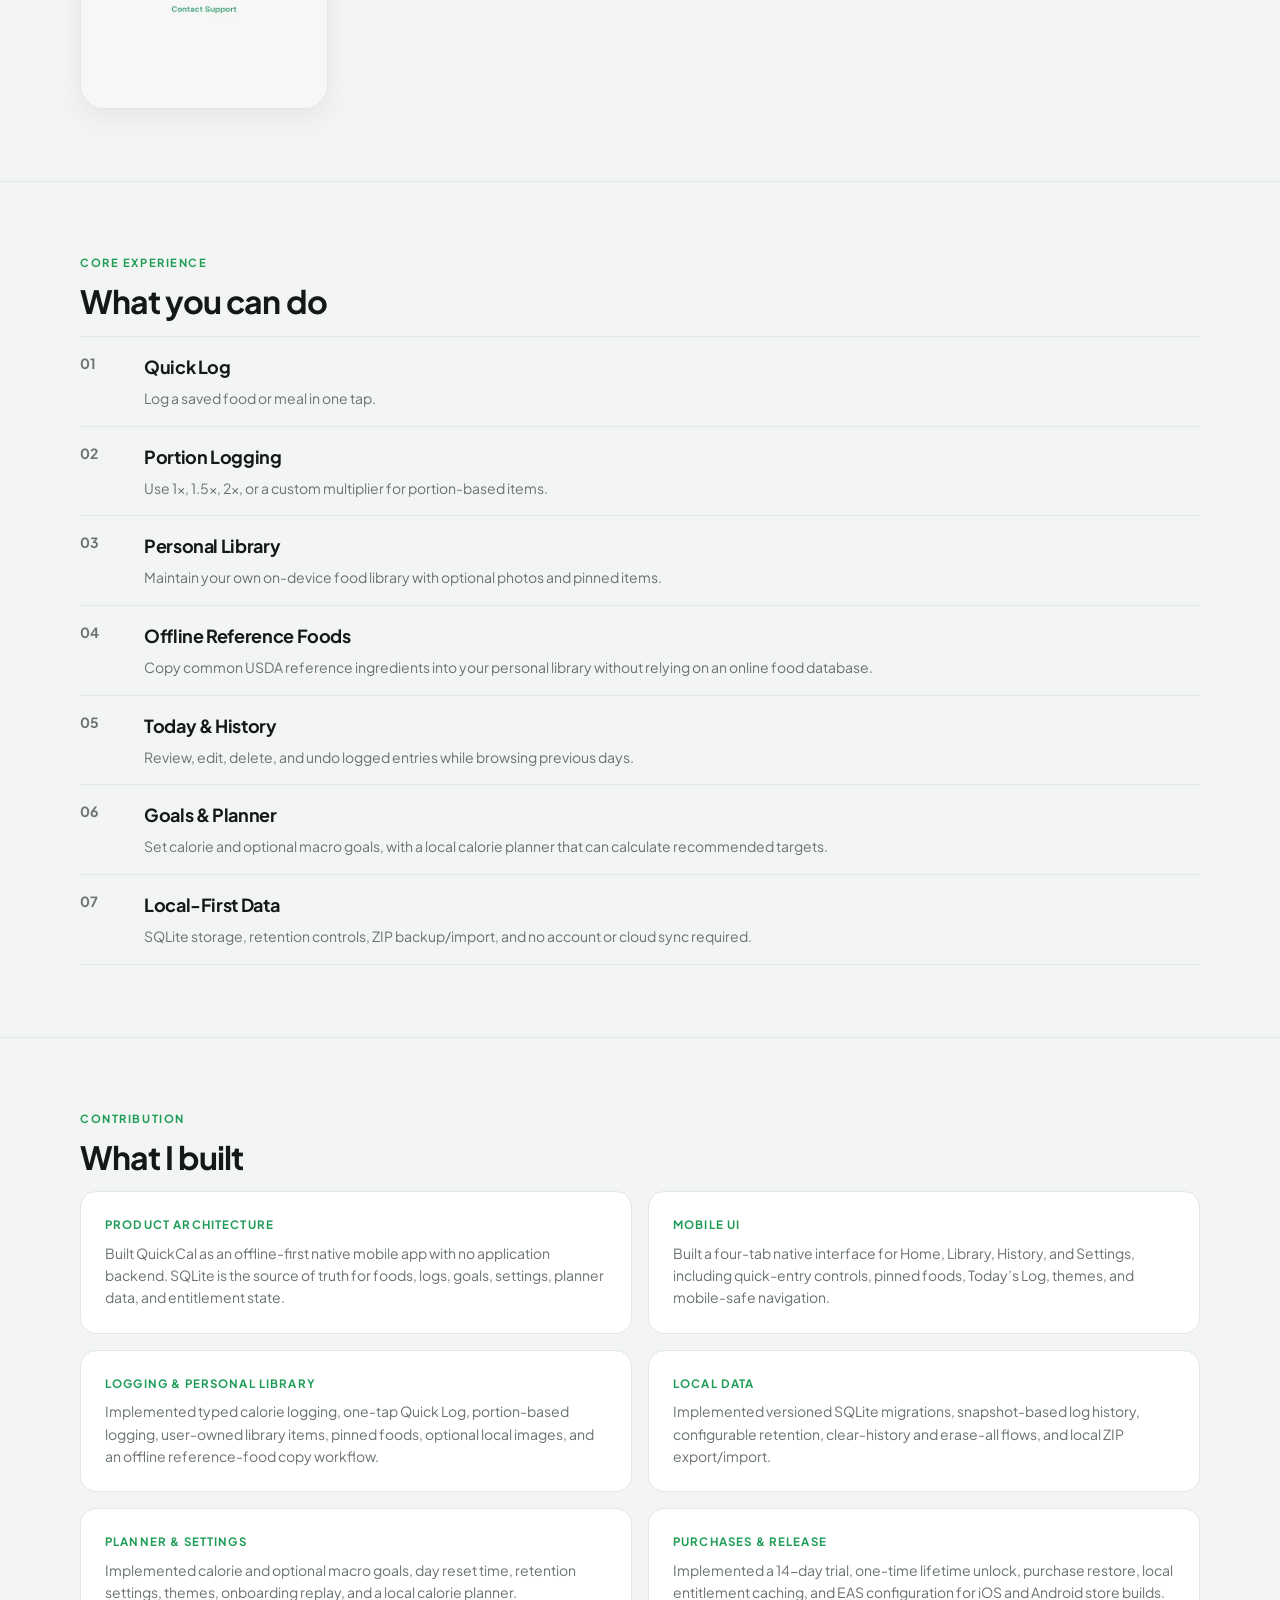
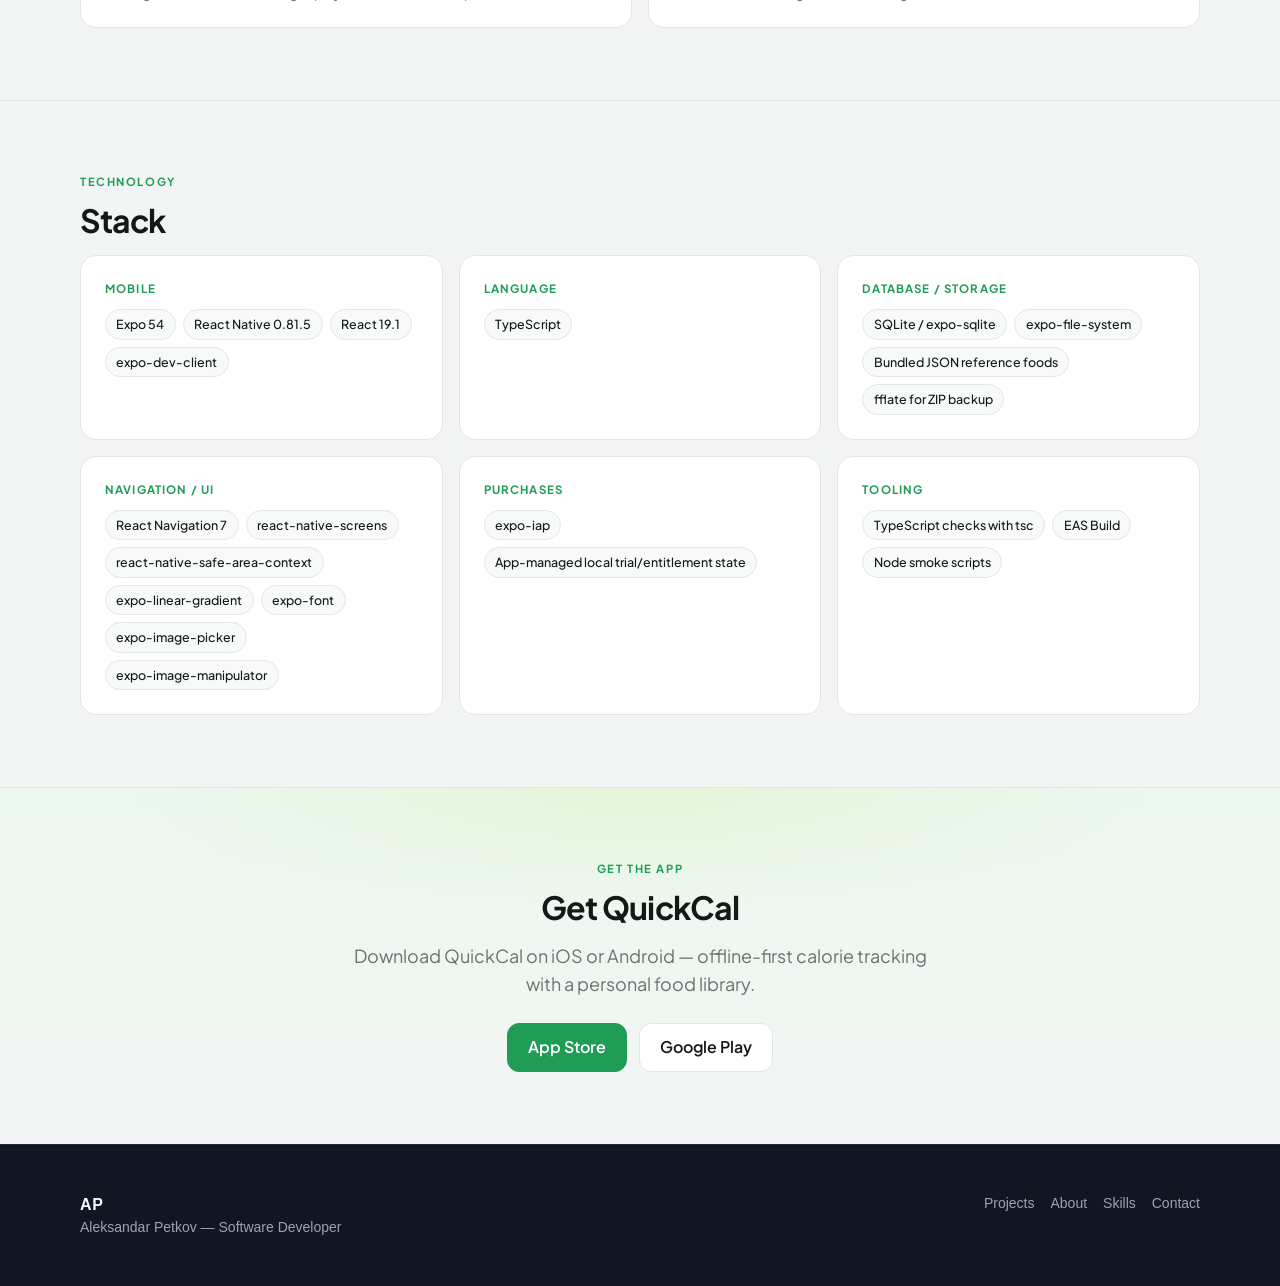
<file: projects/quickcal.html>
<!DOCTYPE html>
<html lang="en">
  <head>
    <meta charset="utf-8" />
    <meta name="viewport" content="width=device-width, initial-scale=1" />
    <title>QuickCal — Aleksandar Petkov</title>
    <meta http-equiv="refresh" content="0; url=https://alekspetk.com/projects/quickcal/" />
    <link rel="canonical" href="https://alekspetk.com/projects/quickcal/" />
    <meta name="robots" content="noindex" />
    <script>
      location.replace("/projects/quickcal/");
    </script>
  </head>
  <body>
    <p>
      This page has moved to
      <a href="/projects/quickcal/">https://alekspetk.com/projects/quickcal/</a>.
    </p>
  </body>
</html>
</file>
<file: css/variables.css>
/* ==========================================================================
   variables.css — Design tokens for dark cinematic professional portfolio
   Keep this list focused. Do not create hundreds of variables.
   ========================================================================== */

:root {
  /* Colors — foundation */
  --color-bg: #0b0f17;
  --color-bg-soft: #101722;
  --color-surface: #151c29;
  --color-surface-secondary: #1a2333;
  --color-text: #f4f6fa;
  --color-text-muted: #9aa3b5;
  --color-border: rgba(255, 255, 255, 0.08);
  --color-blue: #4d8dff;
  --color-purple: #6b5cff;
  --color-glow: rgba(77, 141, 255, 0.22);

  /* Semantic aliases */
  --color-focus: var(--color-blue);
  --color-overlay: rgba(11, 15, 23, 0.72);

  /* Layout */
  --container-max: 1120px;
  --container-narrow: 720px;
  --page-gutter: clamp(1.25rem, 4vw, 2.5rem);
  --section-space: clamp(4.5rem, 10vw, 8rem);
  --header-height: 4.25rem;

  /* Spacing scale */
  --space-1: 0.25rem;
  --space-2: 0.5rem;
  --space-3: 0.75rem;
  --space-4: 1rem;
  --space-5: 1.5rem;
  --space-6: 2rem;
  --space-7: 3rem;
  --space-8: 4rem;

  /* Typography scale */
  --font-sans: "Segoe UI", "Helvetica Neue", Helvetica, Arial, sans-serif;
  --font-display: "Segoe UI", "Helvetica Neue", Helvetica, Arial, sans-serif;

  --text-xs: 0.75rem;
  --text-sm: 0.875rem;
  --text-base: 1rem;
  --text-md: 1.125rem;
  --text-lg: 1.25rem;
  --text-xl: 1.5rem;
  --text-2xl: clamp(1.75rem, 3vw, 2.25rem);
  --text-3xl: clamp(2.25rem, 5vw, 3.5rem);
  --text-hero: clamp(2.7rem, 8.4vw, 5.85rem);

  --leading-tight: 1.1;
  --leading-snug: 1.25;
  --leading-normal: 1.5;
  --tracking-wide: 0.08em;
  --tracking-wider: 0.14em;

  /* Radius scale — restrained */
  --radius-sm: 0.25rem;
  --radius-md: 0.5rem;
  --radius-lg: 0.75rem;

  /* Transitions */
  --ease-out: cubic-bezier(0.22, 1, 0.36, 1);
  --duration-fast: 150ms;
  --duration-base: 250ms;
  --duration-slow: 450ms;

  /* Z-index */
  --z-header: 100;
  --z-overlay: 200;
}
</file>
<file: css/global.css>
/* ==========================================================================
   global.css — Base document styles
   ========================================================================== */

html {
  scroll-behavior: smooth;
}

@media (prefers-reduced-motion: reduce) {
  html {
    scroll-behavior: auto;
  }

  *,
  *::before,
  *::after {
    animation-duration: 0.01ms !important;
    animation-iteration-count: 1 !important;
    transition-duration: 0.01ms !important;
  }
}

body {
  font-family: var(--font-sans);
  font-size: var(--text-base);
  line-height: var(--leading-normal);
  color: var(--color-text);
  background-color: var(--color-bg);
  background-image:
    radial-gradient(ellipse 80% 50% at 10% -10%, rgba(77, 141, 255, 0.08), transparent 55%),
    radial-gradient(ellipse 60% 40% at 90% 0%, rgba(107, 92, 255, 0.06), transparent 50%);
  background-attachment: fixed;
}

/* Skip link */
.skip-link {
  position: absolute;
  top: var(--space-3);
  left: var(--space-3);
  z-index: calc(var(--z-overlay) + 1);
  padding: var(--space-2) var(--space-4);
  background: var(--color-surface);
  border: 1px solid var(--color-border);
  border-radius: var(--radius-sm);
  color: var(--color-text);
  transform: translateY(-200%);
  transition: transform var(--duration-fast) var(--ease-out);
}

.skip-link:focus-visible {
  transform: translateY(0);
}

main {
  display: block;
}

.page {
  min-height: 100vh;
  display: flex;
  flex-direction: column;
}

.page__main {
  flex: 1;
}

/* Typography helpers */
.eyebrow {
  font-size: var(--text-xs);
  font-weight: 600;
  letter-spacing: var(--tracking-wider);
  text-transform: uppercase;
  color: var(--color-text-muted);
}

.muted {
  color: var(--color-text-muted);
}

/* Placeholder / unfinished markers for foundation phases */
.todo-note {
  margin-top: var(--space-4);
  padding: var(--space-3) var(--space-4);
  border: 1px dashed var(--color-border);
  border-radius: var(--radius-md);
  color: var(--color-text-muted);
  font-size: var(--text-sm);
  background: rgba(255, 255, 255, 0.02);
}

.todo-note code {
  font-size: 0.9em;
  color: var(--color-blue);
}

/* Utility */
.sr-only {
  position: absolute;
  width: 1px;
  height: 1px;
  padding: 0;
  margin: -1px;
  overflow: hidden;
  clip: rect(0, 0, 0, 0);
  white-space: nowrap;
  border: 0;
}

.is-hidden {
  display: none !important;
}
</file>
<file: css/components.css>
/* ==========================================================================
   components.css — Reusable UI primitives
   Keep neutral and evolvable. Section-specific polish lives in home.css /
   project.css.
   ========================================================================== */

/* --------------------------------------------------------------------------
   Container / section
   -------------------------------------------------------------------------- */

.container {
  width: min(100% - (var(--page-gutter) * 2), var(--container-max));
  margin-inline: auto;
}

.container--narrow {
  width: min(100% - (var(--page-gutter) * 2), var(--container-narrow));
  margin-inline: auto;
}

.section {
  padding-block: var(--section-space);
}

.section__header {
  margin-bottom: var(--space-7);
  max-width: 40rem;
}

.section__label {
  display: inline-block;
  margin-bottom: var(--space-3);
  font-size: var(--text-xs);
  font-weight: 600;
  letter-spacing: var(--tracking-wider);
  text-transform: uppercase;
  color: var(--color-blue);
}

.section__heading {
  font-family: var(--font-display);
  font-size: var(--text-2xl);
  font-weight: 650;
  line-height: var(--leading-tight);
  letter-spacing: -0.02em;
  color: var(--color-text);
}

.section__intro {
  margin-top: var(--space-4);
  font-size: var(--text-md);
  line-height: var(--leading-normal);
  color: var(--color-text-muted);
  max-width: 36rem;
}

/* --------------------------------------------------------------------------
   Buttons & links
   -------------------------------------------------------------------------- */

.btn {
  display: inline-flex;
  align-items: center;
  justify-content: center;
  gap: var(--space-2);
  min-height: 2.75rem;
  padding: 0.7rem 1.35rem;
  border: 1px solid transparent;
  border-radius: var(--radius-md);
  font-size: var(--text-sm);
  font-weight: 600;
  letter-spacing: 0.01em;
  line-height: 1;
  transition:
    background-color var(--duration-base) var(--ease-out),
    border-color var(--duration-base) var(--ease-out),
    color var(--duration-base) var(--ease-out),
    box-shadow var(--duration-base) var(--ease-out),
    transform var(--duration-fast) var(--ease-out);
}

.btn:hover {
  transform: translateY(-2px);
}

.btn:active {
  transform: translateY(0);
}

.btn__arrow {
  display: inline-block;
  transition: transform var(--duration-base) var(--ease-out);
}

.btn:hover .btn__arrow {
  transform: translateX(3px);
}

.btn--primary {
  background: linear-gradient(180deg, #6aa3ff 0%, var(--color-blue) 100%);
  color: #061018;
  border-color: rgba(122, 175, 255, 0.45);
  box-shadow: 0 1px 0 rgba(255, 255, 255, 0.18) inset;
}

.btn--primary:hover {
  background: linear-gradient(180deg, #7db0ff 0%, #5a97ff 100%);
  border-color: rgba(160, 200, 255, 0.55);
  box-shadow:
    0 1px 0 rgba(255, 255, 255, 0.24) inset,
    0 6px 16px rgba(77, 141, 255, 0.14);
}

.btn--secondary {
  background: rgba(255, 255, 255, 0.02);
  color: var(--color-text);
  border-color: rgba(255, 255, 255, 0.16);
}

.btn--secondary:hover {
  border-color: rgba(255, 255, 255, 0.32);
  background: rgba(255, 255, 255, 0.055);
  box-shadow: 0 0 0 1px rgba(255, 255, 255, 0.04);
}

.btn--ghost {
  background: transparent;
  color: var(--color-text-muted);
  border-color: transparent;
  padding-inline: 0.5rem;
}

.btn--ghost:hover {
  color: var(--color-text);
}

.text-link {
  color: var(--color-blue);
  text-decoration: underline;
  text-decoration-thickness: 1px;
  text-underline-offset: 0.18em;
  transition: color var(--duration-fast) var(--ease-out);
}

.text-link:hover {
  color: #7aafff;
}

.btn-group {
  display: flex;
  flex-wrap: wrap;
  gap: var(--space-3);
}

/* --------------------------------------------------------------------------
   Tags
   -------------------------------------------------------------------------- */

.tag-list {
  display: flex;
  flex-wrap: wrap;
  gap: var(--space-2);
}

.tag {
  display: inline-flex;
  align-items: center;
  padding: 0.3rem 0.65rem;
  border: 1px solid var(--color-border);
  border-radius: var(--radius-sm);
  background: rgba(255, 255, 255, 0.02);
  color: var(--color-text-muted);
  font-size: var(--text-xs);
  font-weight: 500;
  letter-spacing: 0.02em;
}

/* --------------------------------------------------------------------------
   Media placeholder
   -------------------------------------------------------------------------- */

.media-placeholder {
  position: relative;
  display: grid;
  place-items: center;
  width: 100%;
  min-height: 16rem;
  aspect-ratio: 4 / 3;
  overflow: hidden;
  border: 1px solid var(--color-border);
  border-radius: var(--radius-lg);
  background:
    linear-gradient(145deg, rgba(26, 35, 51, 0.9), rgba(16, 23, 34, 0.95)),
    radial-gradient(circle at 30% 20%, rgba(77, 141, 255, 0.12), transparent 55%),
    radial-gradient(circle at 80% 70%, rgba(107, 92, 255, 0.1), transparent 45%);
  color: var(--color-text-muted);
  text-align: center;
}

.media-placeholder__label {
  max-width: 16rem;
  padding: var(--space-4);
  font-size: var(--text-sm);
  line-height: var(--leading-snug);
}

.media-placeholder--hero {
  aspect-ratio: 5 / 6;
  min-height: 20rem;
}

.media-placeholder--wide {
  aspect-ratio: 16 / 10;
  min-height: 14rem;
}

/* --------------------------------------------------------------------------
   Project showcase (homepage)

   RULE: Every homepage project showcase uses the SAME component size,
   structural layout, spacing, image proportions, and button sizes.
   Individual projects may only vary through content, imagery, accent color,
   and subtle project-specific visual details (via modifiers like
   .project-showcase--japan47). Do not invent incompatible per-project layouts.

   Panel chrome (outer inset, gap, radius) is shared across all showcases.
   -------------------------------------------------------------------------- */

.work__panels {
  --panel-inset: 0.625rem; /* ~10px mobile */
  --panel-gap: 0.625rem; /* ~10px mobile */
  --panel-radius: 1.125rem; /* ~18px mobile */

  display: flex;
  flex-direction: column;
  gap: var(--panel-gap);
  width: 100%;
  padding-inline: var(--panel-inset);
  box-sizing: border-box;
}

.project-showcase {
  display: grid;
  gap: var(--space-6);
  padding-block: var(--space-7);
  /* Keep content aligned with site container measure */
  padding-inline: max(
    var(--page-gutter),
    calc((100vw - var(--container-max)) / 2 - var(--panel-inset))
  );
  border: 1px solid var(--color-border);
  border-radius: var(--panel-radius);
  overflow: hidden;
  background: var(--color-surface);
  box-sizing: border-box;
}

.project-showcase__meta {
  display: flex;
  flex-direction: column;
  gap: var(--space-4);
}

.project-showcase__number {
  font-size: var(--text-xs);
  font-weight: 600;
  letter-spacing: var(--tracking-wider);
  color: var(--color-text-muted);
}

.project-showcase__title {
  font-family: var(--font-display);
  font-size: var(--text-2xl);
  font-weight: 650;
  line-height: var(--leading-tight);
  letter-spacing: -0.02em;
}

.project-showcase__desc {
  color: var(--color-text-muted);
  font-size: var(--text-md);
  max-width: 34rem;
}

.project-showcase__actions {
  display: flex;
  flex-wrap: wrap;
  gap: var(--space-3);
  margin-top: var(--space-2);
}

.project-showcase__media {
  min-width: 0;
}

/* CheckStation — navy / blue SaaS theme (shared showcase structure unchanged) */
.project-showcase--checkstation {
  --cs-ink: #e8f0ff;
  --cs-muted: #9eb0cc;
  --cs-navy: #061428;
  --cs-navy-mid: #0a2148;
  --cs-blue: #1f6fff;
  --cs-cyan: #22c7e8;
  --cs-line: rgba(34, 199, 232, 0.22);
  border-color: rgba(31, 111, 255, 0.28);
  color: var(--cs-ink);
  background:
    radial-gradient(
      ellipse 55% 50% at 92% 18%,
      rgba(34, 199, 232, 0.16),
      transparent 62%
    ),
    radial-gradient(
      ellipse 50% 45% at 8% 88%,
      rgba(31, 111, 255, 0.22),
      transparent 58%
    ),
    linear-gradient(165deg, #071a36 0%, var(--cs-navy-mid) 48%, #061428 100%);
  box-shadow:
    inset 0 1px 0 rgba(34, 199, 232, 0.12),
    0 0 40px rgba(31, 111, 255, 0.08);
}

.project-showcase--checkstation::before,
.project-showcase--checkstation::after {
  content: none;
}

.project-showcase--checkstation .project-showcase__number {
  color: var(--cs-cyan);
}

.project-showcase--checkstation .project-showcase__title {
  font-family: "Plus Jakarta Sans", "Segoe UI", "Helvetica Neue", Helvetica,
    Arial, sans-serif;
  font-weight: 800;
  letter-spacing: -0.04em;
  color: #fff;
}

.project-showcase--checkstation .project-showcase__desc {
  color: var(--cs-muted);
}

.project-showcase--checkstation .tag {
  border-color: rgba(34, 199, 232, 0.28);
  color: var(--cs-ink);
  background: rgba(6, 20, 40, 0.55);
}

.project-showcase--checkstation .tag:hover {
  border-color: var(--cs-cyan);
  color: #fff;
  background: rgba(31, 111, 255, 0.2);
}

.project-showcase--checkstation .btn--primary {
  background: var(--cs-blue);
  border-color: var(--cs-blue);
  color: #fff;
  box-shadow: 0 0 24px rgba(34, 199, 232, 0.18);
}

.project-showcase--checkstation .btn--primary:hover {
  background: #3a82ff;
  border-color: #3a82ff;
  color: #fff;
  box-shadow: 0 0 28px rgba(34, 199, 232, 0.28);
}

.project-showcase--checkstation .media-placeholder {
  border-color: transparent;
  background:
    radial-gradient(
      ellipse 48% 55% at 50% 40%,
      rgba(34, 199, 232, 0.1),
      transparent 68%
    ),
    linear-gradient(180deg, #0c274f 0%, #081a34 55%, #061428 100%);
  box-shadow: none;
  color: var(--cs-muted);
  padding: 0;
}

/* Outer 16:10 slot unchanged; browser nearly fills like Japan47 media */
.project-showcase--checkstation .cs-home-preview {
  display: grid;
  place-items: center;
  padding: clamp(0.3rem, 0.9vw, 0.45rem);
  overflow: hidden;
}

.project-showcase--checkstation .cs-home-browser {
  display: flex;
  flex-direction: column;
  width: 100%;
  height: 100%;
  min-height: 0;
  overflow: hidden;
  border-radius: calc(var(--radius-lg) - 0.2rem);
  border: 1px solid rgba(215, 224, 238, 0.85);
  background: #ffffff;
  box-shadow: 0 10px 24px rgba(3, 12, 28, 0.28);
}

.project-showcase--checkstation .cs-home-browser__chrome {
  display: flex;
  align-items: center;
  gap: 0.35rem;
  flex-shrink: 0;
  padding: 0.38rem 0.55rem;
  border-bottom: 1px solid #d7e0ee;
  background: #eef3fa;
}

.project-showcase--checkstation .cs-home-browser__dot {
  width: 0.42rem;
  height: 0.42rem;
  border-radius: 50%;
  background: #c5d0e0;
}

.project-showcase--checkstation .cs-home-browser__url {
  margin-left: 0.35rem;
  flex: 1;
  min-width: 0;
  padding: 0.18rem 0.5rem;
  border-radius: 0.28rem;
  border: 1px solid #d7e0ee;
  background: #ffffff;
  color: #5b6b82;
  font-size: 0.62rem;
  line-height: 1.2;
  white-space: nowrap;
  overflow: hidden;
  text-overflow: ellipsis;
  text-align: left;
}

.project-showcase--checkstation .cs-home-browser__viewport {
  position: relative;
  flex: 1;
  min-height: 0;
  overflow: hidden;
  background: #f5f8fc;
}

.project-showcase--checkstation .cs-home-browser__img {
  position: absolute;
  inset: 0;
  display: block;
  width: 100%;
  height: 100%;
  object-fit: cover;
  object-position: center center;
}

/* Japan47 — light product theme (shared showcase structure unchanged) */
.project-showcase--japan47 {
  --j47-ink: #20251f;
  --j47-muted: #687067;
  --j47-paper: #fbfaf5;
  --j47-cream: #fbfaf5;
  --j47-red: #b43832;
  --j47-red-dark: #862721;
  --j47-line: #d9d8cf;
  --j47-blush: #f3e8e4;
  border-color: var(--j47-line);
  color: var(--j47-ink);
  background:
    radial-gradient(
      ellipse 70% 60% at 88% 30%,
      rgba(180, 56, 50, 0.06),
      transparent 62%
    ),
    radial-gradient(
      ellipse 55% 50% at 10% 80%,
      rgba(219, 227, 212, 0.35),
      transparent 58%
    ),
    linear-gradient(
      180deg,
      #f7f4ed 0%,
      var(--j47-paper) 40%,
      #f8f5ef 100%
    );
}

.project-showcase--japan47::before,
.project-showcase--japan47::after {
  content: none;
}

.project-showcase--japan47 .project-showcase__number {
  color: var(--j47-red);
}

.project-showcase--japan47 .project-showcase__title {
  font-family: "Shippori Mincho", "Iowan Old Style", Palatino, Georgia, serif;
  font-weight: 600;
  letter-spacing: -0.015em;
  color: var(--j47-ink);
}

.project-showcase--japan47 .project-showcase__accent {
  color: var(--j47-red);
}

.project-showcase--japan47 .project-showcase__desc {
  color: var(--j47-muted);
}

.project-showcase--japan47 .tag {
  border-color: var(--j47-line);
  color: var(--j47-ink);
  background: rgba(255, 255, 255, 0.72);
}

.project-showcase--japan47 .tag:hover {
  border-color: rgba(180, 56, 50, 0.45);
  color: var(--j47-red-dark);
  background: #fff;
}

.project-showcase--japan47 .btn--primary {
  background: var(--j47-red);
  border-color: var(--j47-red);
  color: var(--j47-cream);
  box-shadow: none;
}

.project-showcase--japan47 .btn--primary:hover {
  background: var(--j47-red-dark);
  border-color: var(--j47-red-dark);
  color: var(--j47-cream);
  box-shadow: none;
}

.project-showcase--japan47 .media-placeholder {
  border-color: var(--j47-line);
  background: var(--j47-cream);
  box-shadow: none;
  color: var(--j47-muted);
  padding: 0;
}

.project-showcase--japan47 .media-placeholder img {
  position: absolute;
  inset: 0;
  display: block;
  width: 100%;
  height: 100%;
  object-fit: cover;
  object-position: center top;
}

/* QuickCal — light native-mobile theme (shared showcase structure unchanged) */
.project-showcase--quickcal {
  --qc-ink: #141816;
  --qc-muted: #6a736e;
  --qc-paper: #f3f5f4;
  --qc-white: #ffffff;
  --qc-green: #1f9d57;
  --qc-green-dark: #177a43;
  --qc-lime: #b6e35a;
  --qc-line: #e2e7e3;
  border-color: var(--qc-line);
  color: var(--qc-ink);
  background:
    radial-gradient(
      ellipse 60% 55% at 88% 25%,
      rgba(182, 227, 90, 0.2),
      transparent 62%
    ),
    radial-gradient(
      ellipse 50% 45% at 8% 85%,
      rgba(31, 157, 87, 0.08),
      transparent 58%
    ),
    linear-gradient(180deg, #f7f9f8 0%, var(--qc-paper) 45%, #eef2f0 100%);
}

.project-showcase--quickcal::before,
.project-showcase--quickcal::after {
  content: none;
}

.project-showcase--quickcal .project-showcase__number {
  color: var(--qc-green);
}

.project-showcase--quickcal .project-showcase__title {
  font-family: "Plus Jakarta Sans", "Segoe UI", "Helvetica Neue", Helvetica,
    Arial, sans-serif;
  font-weight: 800;
  letter-spacing: -0.04em;
  color: var(--qc-ink);
}

.project-showcase--quickcal .project-showcase__desc {
  color: var(--qc-muted);
}

.project-showcase--quickcal .tag {
  border-color: var(--qc-line);
  color: var(--qc-ink);
  background: rgba(255, 255, 255, 0.88);
}

.project-showcase--quickcal .tag:hover {
  border-color: rgba(31, 157, 87, 0.45);
  color: var(--qc-green-dark);
  background: #fff;
}

.project-showcase--quickcal .btn--primary {
  background: var(--qc-green);
  border-color: var(--qc-green);
  color: #fff;
  box-shadow: none;
}

.project-showcase--quickcal .btn--primary:hover {
  background: var(--qc-green-dark);
  border-color: var(--qc-green-dark);
  color: #fff;
  box-shadow: none;
}

.project-showcase--quickcal .media-placeholder {
  border-color: var(--qc-line);
  background:
    radial-gradient(
      ellipse 48% 55% at 50% 45%,
      rgba(182, 227, 90, 0.16),
      transparent 68%
    ),
    linear-gradient(180deg, #fbfcfb 0%, #f3f5f4 55%, #eef2f0 100%);
  box-shadow: none;
  color: var(--qc-muted);
  padding: 0;
}

/* 16:10 outer slot unchanged; centered portrait phone, no stretch */
.project-showcase--quickcal .qc-home-preview {
  display: grid;
  place-items: center;
  overflow: hidden;
}

.project-showcase--quickcal .qc-home-preview__img {
  display: block;
  width: auto;
  height: 88%;
  max-height: 88%;
  max-width: min(42%, 9.5rem);
  object-fit: contain;
  object-position: center center;
  border-radius: 1.1rem;
  border: 1px solid var(--qc-line);
  box-shadow: 0 14px 32px rgba(20, 24, 22, 0.1);
  background: #fff;
}

/* --------------------------------------------------------------------------
   Header / nav
   -------------------------------------------------------------------------- */

.site-header {
  position: sticky;
  top: 0;
  z-index: var(--z-header);
  height: var(--header-height);
  background: transparent;
  isolation: isolate;
  transition:
    background-color var(--duration-base) var(--ease-out),
    backdrop-filter var(--duration-base) var(--ease-out),
    box-shadow var(--duration-base) var(--ease-out);
}

.site-header.is-scrolled {
  background: rgba(11, 15, 23, 0.78);
  backdrop-filter: blur(14px) saturate(1.15);
  -webkit-backdrop-filter: blur(14px) saturate(1.15);
  box-shadow: 0 10px 30px rgba(0, 0, 0, 0.22);
}

.site-header__inner {
  position: relative;
  z-index: 1;
  display: flex;
  align-items: center;
  justify-content: space-between;
  height: var(--header-height);
  width: min(100% - (var(--page-gutter) * 2), var(--container-max));
  margin-inline: auto;
}

.site-header__edge {
  position: absolute;
  left: 0;
  right: 0;
  bottom: 0;
  height: 1px;
  overflow: hidden;
  pointer-events: none;
}

.site-header__edge-line {
  display: block;
  width: 100%;
  height: 1px;
  background: rgba(255, 255, 255, 0.12);
}

.site-header__edge-glow {
  position: absolute;
  top: -1px;
  left: 0;
  width: min(26vw, 11rem);
  height: 2px;
  border-radius: 999px;
  background: linear-gradient(
    90deg,
    transparent 0%,
    rgba(77, 141, 255, 0.18) 22%,
    rgba(170, 205, 255, 0.7) 48%,
    rgba(107, 92, 255, 0.42) 72%,
    transparent 100%
  );
  filter: blur(0.4px);
  opacity: 0.7;
  animation: header-edge-sweep 13s linear infinite;
}

@keyframes header-edge-sweep {
  0% {
    transform: translateX(-130%);
    opacity: 0;
  }
  8% {
    opacity: 0.55;
  }
  50% {
    opacity: 0.7;
  }
  92% {
    opacity: 0.5;
  }
  100% {
    transform: translateX(520%);
    opacity: 0;
  }
}

.brand {
  display: inline-flex;
  align-items: center;
  justify-content: center;
  min-width: 2.5rem;
  min-height: 2.5rem;
  font-family: var(--font-display);
  font-size: var(--text-lg);
  font-weight: 700;
  letter-spacing: 0.06em;
  color: var(--color-text);
  transition: color var(--duration-fast) var(--ease-out);
}

.brand:hover {
  color: #ffffff;
}

.nav {
  display: flex;
  align-items: center;
  gap: var(--space-5);
}

.nav__list {
  display: flex;
  align-items: center;
  gap: var(--space-5);
}

.nav__link {
  font-size: var(--text-sm);
  font-weight: 500;
  color: var(--color-text-muted);
  transition: color var(--duration-fast) var(--ease-out);
}

.nav__link:hover,
.nav__link[aria-current="page"] {
  color: var(--color-text);
}

.nav__link--resume {
  display: inline-flex;
  align-items: center;
  justify-content: center;
  min-height: 2.25rem;
  padding: 0.4rem 1rem;
  border: 1px solid rgba(255, 255, 255, 0.16);
  border-radius: 999px;
  color: var(--color-text);
  background: rgba(255, 255, 255, 0.02);
  font: inherit;
  font-size: var(--text-sm);
  font-weight: 500;
  line-height: 1;
  cursor: pointer;
  transition:
    color var(--duration-fast) var(--ease-out),
    border-color var(--duration-base) var(--ease-out),
    background-color var(--duration-base) var(--ease-out),
    box-shadow var(--duration-base) var(--ease-out);
}

.nav__link--resume:hover,
.nav__link--resume[aria-current="page"],
.nav__link--resume[aria-expanded="true"] {
  color: var(--color-text);
  border-color: rgba(170, 200, 255, 0.4);
  background: rgba(255, 255, 255, 0.05);
  box-shadow: none;
}

.nav-resume {
  position: relative;
}

.resume-menu {
  position: absolute;
  top: calc(100% + 0.55rem);
  right: 0;
  z-index: calc(var(--z-header) + 2);
  min-width: 15rem;
  max-width: min(18rem, calc(100vw - 1.5rem));
  padding: var(--space-3);
  border: 1px solid rgba(255, 255, 255, 0.12);
  border-radius: var(--radius-md);
  background: rgba(15, 20, 30, 0.96);
  box-shadow: 0 16px 40px rgba(0, 0, 0, 0.35);
  backdrop-filter: blur(16px) saturate(1.1);
  -webkit-backdrop-filter: blur(16px) saturate(1.1);
}

.resume-menu[hidden] {
  display: none;
}

.resume-menu__section + .resume-menu__section {
  margin-top: var(--space-3);
  padding-top: var(--space-3);
  border-top: 1px solid rgba(255, 255, 255, 0.1);
}

.resume-menu__section-label {
  margin: 0 0 var(--space-2);
  font-size: 0.68rem;
  font-weight: 650;
  letter-spacing: 0.12em;
  text-transform: uppercase;
  color: var(--color-text-muted);
}

.resume-menu__group + .resume-menu__group {
  margin-top: var(--space-3);
}

.resume-menu__doc {
  margin: 0 0 var(--space-2);
  font-size: var(--text-xs);
  font-weight: 600;
  letter-spacing: 0.01em;
  color: var(--color-text);
}

.resume-menu__actions {
  display: grid;
  grid-template-columns: 1fr 1fr;
  gap: var(--space-2);
}

.resume-menu__action {
  display: inline-flex;
  align-items: center;
  justify-content: center;
  min-height: 2rem;
  padding: 0.35rem 0.65rem;
  border: 1px solid rgba(255, 255, 255, 0.12);
  border-radius: var(--radius-sm);
  background: rgba(255, 255, 255, 0.03);
  color: var(--color-text);
  font-size: var(--text-xs);
  font-weight: 550;
  text-align: center;
  transition:
    color var(--duration-fast) var(--ease-out),
    border-color var(--duration-fast) var(--ease-out),
    background-color var(--duration-fast) var(--ease-out);
}

.resume-menu__action:hover,
.resume-menu__action:focus-visible {
  color: #fff;
  border-color: rgba(170, 200, 255, 0.4);
  background: rgba(255, 255, 255, 0.07);
}

.nav-toggle {
  display: none;
  align-items: center;
  justify-content: center;
  width: 2.75rem;
  height: 2.75rem;
  border: 1px solid var(--color-border);
  border-radius: var(--radius-md);
  color: var(--color-text);
}

.nav-toggle__icon,
.nav-toggle__icon::before,
.nav-toggle__icon::after {
  display: block;
  width: 1.1rem;
  height: 1.5px;
  background: currentColor;
  border-radius: 1px;
  transition: transform var(--duration-base) var(--ease-out), opacity var(--duration-fast);
}

.nav-toggle__icon {
  position: relative;
}

.nav-toggle__icon::before,
.nav-toggle__icon::after {
  content: "";
  position: absolute;
  left: 0;
}

.nav-toggle__icon::before {
  top: -5px;
}

.nav-toggle__icon::after {
  top: 5px;
}

.nav-toggle[aria-expanded="true"] .nav-toggle__icon {
  background: transparent;
}

.nav-toggle[aria-expanded="true"] .nav-toggle__icon::before {
  top: 0;
  transform: rotate(45deg);
}

.nav-toggle[aria-expanded="true"] .nav-toggle__icon::after {
  top: 0;
  transform: rotate(-45deg);
}

/* --------------------------------------------------------------------------
   Footer
   -------------------------------------------------------------------------- */

.site-footer {
  border-top: 1px solid var(--color-border);
  background: var(--color-bg-soft);
  padding-block: var(--space-7);
}

.site-footer__inner {
  display: flex;
  flex-wrap: wrap;
  align-items: flex-start;
  justify-content: space-between;
  gap: var(--space-5);
}

.site-footer__brand {
  font-weight: 700;
  letter-spacing: 0.04em;
}

.site-footer__meta {
  color: var(--color-text-muted);
  font-size: var(--text-sm);
}

.site-footer__nav {
  display: flex;
  flex-wrap: wrap;
  gap: var(--space-4);
}

.site-footer__nav a {
  font-size: var(--text-sm);
  color: var(--color-text-muted);
  transition: color var(--duration-fast) var(--ease-out);
}

.site-footer__nav a:hover {
  color: var(--color-text);
}

/* --------------------------------------------------------------------------
   Reveal foundation (optional; activated by JS)
   -------------------------------------------------------------------------- */

[data-reveal] {
  opacity: 1;
  transform: none;
}

.js-enabled [data-reveal] {
  opacity: 0;
  transform: translateY(0.75rem);
  transition:
    opacity var(--duration-slow) var(--ease-out),
    transform var(--duration-slow) var(--ease-out);
}

.js-enabled [data-reveal].is-revealed {
  opacity: 1;
  transform: none;
}

@media (prefers-reduced-motion: reduce) {
  .js-enabled [data-reveal] {
    opacity: 1;
    transform: none;
    transition: none;
  }

  .site-header__edge-glow {
    animation: none;
    left: 50%;
    transform: translateX(-50%);
    opacity: 0.35;
    width: min(36vw, 10rem);
  }
}

/* 404 */

.page-404 {
  display: grid;
  place-items: center;
  min-height: calc(100vh - var(--header-height));
  padding: var(--section-space) var(--page-gutter);
  text-align: center;
}

.page-404__inner {
  display: grid;
  gap: var(--space-5);
  justify-items: center;
  max-width: 28rem;
}

.page-404__code {
  font-size: var(--text-xs);
  font-weight: 600;
  letter-spacing: var(--tracking-wider);
  text-transform: uppercase;
  color: var(--color-text-muted);
}

.page-404__title {
  font-family: var(--font-display);
  font-size: var(--text-3xl);
  font-weight: 700;
  letter-spacing: -0.02em;
  line-height: var(--leading-tight);
}

.page-404__text {
  color: var(--color-text-muted);
}

/* --------------------------------------------------------------------------
   CV viewer — full-viewport PDF pages at /cv/...
   -------------------------------------------------------------------------- */

.cv-page {
  display: flex;
  flex-direction: column;
  min-height: 100vh;
  min-height: 100dvh;
  background: var(--color-bg);
}

.cv-bar {
  display: flex;
  align-items: center;
  justify-content: space-between;
  gap: var(--space-3);
  flex-shrink: 0;
  min-height: var(--header-height);
  padding: 0.65rem var(--page-gutter);
  border-bottom: 1px solid var(--color-border);
  background: rgba(11, 15, 23, 0.96);
}

.cv-bar__back,
.cv-bar__download {
  flex-shrink: 0;
}

.cv-bar__title {
  margin: 0;
  min-width: 0;
  font-size: var(--text-sm);
  font-weight: 600;
  letter-spacing: -0.01em;
  color: var(--color-text);
  text-align: center;
  white-space: nowrap;
  overflow: hidden;
  text-overflow: ellipsis;
}

.cv-frame {
  flex: 1 1 auto;
  width: 100%;
  min-height: 0;
  border: 0;
  background: #fff;
}

@media (max-width: 640px) {
  .cv-bar {
    flex-wrap: wrap;
    padding-block: 0.75rem;
  }

  .cv-bar__title {
    order: -1;
    flex: 1 1 100%;
    text-align: left;
  }
}
</file>
<file: css/home.css>
/* ==========================================================================
   home.css — Homepage section layouts
   Phase 1: Full-width cinematic hero background composition
   ========================================================================== */

/* Hero — full-bleed cinematic backdrop */
.hero {
  --hero-bg-image: url("../assets/images/hero/hero-cinematic.webp");
  --hero-bg-position: 72% center;

  position: relative;
  display: flex;
  flex-direction: column;
  justify-content: flex-start;
  min-height: clamp(34rem, 88vh, 52rem);
  padding-top: clamp(1.75rem, 5vh, 3.25rem);
  padding-bottom: clamp(3.5rem, 8vh, 5.5rem);
  isolation: isolate;
  z-index: 0;
  background-color: var(--color-bg);
  background-image: var(--hero-bg-image);
  background-repeat: no-repeat;
  background-size: cover;
  background-position: var(--hero-bg-position);
}

/* Layer 0 — cinematic image plate */
.hero__backdrop {
  position: absolute;
  inset: 0;
  z-index: 0;
  background-color: var(--color-bg);
  background-image: var(--hero-bg-image);
  background-repeat: no-repeat;
  background-size: cover;
  background-position: var(--hero-bg-position);
  pointer-events: none;
}

/* Layer 1 — readability / vignette overlays */
.hero__overlay {
  position: absolute;
  inset: 0;
  z-index: 1;
  pointer-events: none;
  background:
    /* Soft left wash — image remains visible under text, no hard column */
    linear-gradient(
      105deg,
      rgba(7, 10, 16, 0.78) 0%,
      rgba(7, 10, 16, 0.64) 30%,
      rgba(7, 10, 16, 0.4) 48%,
      rgba(7, 10, 16, 0.16) 62%,
      rgba(7, 10, 16, 0.04) 74%,
      transparent 88%
    ),
    /* top darkening for header contrast */
    linear-gradient(
      180deg,
      rgba(8, 11, 18, 0.5) 0%,
      rgba(8, 11, 18, 0.16) 18%,
      transparent 38%
    ),
    /* bottom fade into page background */
    linear-gradient(
      0deg,
      rgba(11, 15, 23, 1) 0%,
      rgba(11, 15, 23, 0.72) 18%,
      rgba(11, 15, 23, 0.2) 42%,
      transparent 68%
    );
}

/* Layer 2 — skill ribbon in lower hero band (above overlays, below copy)
   Wrapper is layout-anchored to the hero; motion runs on the inner track only. */
.hero__skills {
  position: absolute;
  left: 0;
  right: 0;
  /* svh keeps band height stable across address-bar / scroll restoration */
  bottom: clamp(1.25rem, 3.5vh, 2.75rem);
  bottom: clamp(1.25rem, 3.5svh, 2.75rem);
  height: clamp(5.5rem, 22vh, 10.5rem);
  height: clamp(5.5rem, 22svh, 10.5rem);
  width: 100%;
  z-index: 2;
  overflow: visible;
  pointer-events: none;
}

.hero__skills-track {
  position: absolute;
  inset: 0;
  overflow: hidden;
  pointer-events: none;
  /* Soft L/R dissolve — narrow fades at the true edges only */
  -webkit-mask-image: linear-gradient(
    90deg,
    transparent 0%,
    #000 5%,
    #000 94%,
    transparent 100%
  );
  mask-image: linear-gradient(
    90deg,
    transparent 0%,
    #000 5%,
    #000 94%,
    transparent 100%
  );
}

.hero-skill {
  position: absolute;
  top: 0;
  left: 0;
  z-index: 1;
  margin: 0;
  padding: 0;
  border: 0;
  background: none;
  font-family: var(--font-display);
  font-size: clamp(1.85rem, 3.6vw, 3.35rem);
  font-weight: 800;
  letter-spacing: -0.03em;
  line-height: 1;
  white-space: nowrap;
  color: #e8eef8;
  opacity: 0;
  will-change: transform, opacity;
  user-select: none;
  pointer-events: none;
}

.hero-skill--accent {
  font-weight: 800;
  letter-spacing: -0.025em;
  color: #f4f7fc;
}

/* Layer 3 — main hero content above skill words */
.hero__inner {
  position: relative;
  z-index: 3;
  display: flex;
  align-items: flex-start;
  width: min(100% - (var(--page-gutter) * 2), var(--container-max));
  margin-inline: auto;
  flex: 1 1 auto;
  overflow: visible;
}

.hero__content {
  display: flex;
  flex-direction: column;
  gap: var(--space-4);
  /* Overlay text on the cinematic field — not a side column */
  width: min(100%, 56vw, 46rem);
  max-width: none;
  padding-top: clamp(0.5rem, 2vh, 1.5rem);
  overflow: visible;
  animation: hero-enter 0.85s var(--ease-out) both;
}

.hero__eyebrow {
  font-size: var(--text-xs);
  font-weight: 600;
  letter-spacing: var(--tracking-wider);
  text-transform: uppercase;
  color: #b4becf;
}

.hero__title {
  position: relative;
  font-family: var(--font-display);
  font-size: var(--text-hero);
  font-weight: 800;
  line-height: 0.92;
  letter-spacing: -0.035em;
  text-transform: uppercase;
  width: max-content;
  max-width: none;
  overflow: visible;
  color: #f5f8fc;
  -webkit-text-fill-color: #f5f8fc;
  background: none;
  text-overflow: unset;
  text-shadow:
    0 1px 0 rgba(255, 255, 255, 0.12),
    0 2px 8px rgba(3, 8, 18, 0.85),
    0 0 32px rgba(8, 11, 18, 0.55);
}

.hero__title span {
  display: block;
  white-space: nowrap;
}

.hero__lead {
  margin-top: var(--space-1);
  font-size: var(--text-md);
  line-height: var(--leading-normal);
  color: #a7b1c4;
  max-width: 28rem;
  text-wrap: pretty;
  text-shadow: 0 1px 12px rgba(8, 11, 18, 0.55);
}

.hero__actions {
  margin-top: var(--space-3);
}

@keyframes hero-enter {
  from {
    opacity: 0;
    transform: translateY(0.85rem);
  }
  to {
    opacity: 1;
    transform: none;
  }
}

@media (prefers-reduced-motion: reduce) {
  .hero__content {
    animation: none;
  }
}

/* Featured work */
.work {
  border-top: 1px solid transparent;
}

.work .section__header {
  margin-bottom: var(--space-6);
}

/* About */
.about {
  position: relative;
  isolation: isolate;
  background:
    radial-gradient(
      ellipse 70% 55% at 8% 30%,
      rgba(77, 141, 255, 0.045),
      transparent 62%
    ),
    radial-gradient(
      ellipse 50% 45% at 92% 70%,
      rgba(107, 92, 255, 0.035),
      transparent 60%
    ),
    linear-gradient(
      180deg,
      rgba(11, 15, 23, 0) 0%,
      rgba(16, 23, 34, 0.45) 48%,
      rgba(11, 15, 23, 0) 100%
    );
}

.about__layout {
  position: relative;
  display: grid;
  gap: clamp(2rem, 5vw, 3.5rem);
  align-items: start;
}

.about__copy {
  position: relative;
  display: grid;
  gap: var(--space-5);
  min-width: 0;
}

.about__copy::before {
  content: "";
  position: absolute;
  inset: -12% -8% auto -12%;
  height: min(28rem, 120%);
  z-index: -1;
  pointer-events: none;
  background: radial-gradient(
    ellipse 70% 60% at 30% 35%,
    rgba(77, 141, 255, 0.09),
    rgba(107, 92, 255, 0.04) 42%,
    transparent 70%
  );
  filter: blur(2px);
}

.about__heading {
  max-width: 18ch;
  font-family: var(--font-display);
  font-size: clamp(1.75rem, 3.4vw, 2.35rem);
  font-weight: 650;
  line-height: var(--leading-tight);
  letter-spacing: -0.025em;
  background: linear-gradient(
    165deg,
    #ffffff 0%,
    #e8f0ff 38%,
    #cddfff 62%,
    #f2f5fb 100%
  );
  -webkit-background-clip: text;
  background-clip: text;
  color: transparent;
  -webkit-text-fill-color: transparent;
  filter: drop-shadow(0 10px 28px rgba(77, 141, 255, 0.14));
}

.about__body {
  display: grid;
  gap: var(--space-5);
  max-width: 38rem;
}

.about__text {
  color: var(--color-text-muted);
  font-size: var(--text-md);
  line-height: 1.7;
}

.about__glance {
  position: relative;
  min-width: 0;
  padding-top: var(--space-1);
}

.about__glance-heading {
  margin: 0 0 var(--space-4);
  font-size: 0.7rem;
  font-weight: 650;
  letter-spacing: 0.14em;
  text-transform: uppercase;
  color: var(--color-blue);
}

.about__glance-list {
  display: grid;
  margin: 0;
  padding: 0;
}

.about__glance-row {
  display: grid;
  gap: 0.35rem;
  padding: 0.85rem 0;
  border-top: 1px solid rgba(255, 255, 255, 0.08);
  transition:
    transform var(--duration-base) var(--ease-out),
    border-color var(--duration-base) var(--ease-out),
    background-color var(--duration-base) var(--ease-out);
}

.about__glance-row:last-child {
  border-bottom: 1px solid rgba(255, 255, 255, 0.08);
}

.about__glance-row:hover {
  transform: translateX(0.15rem);
  border-top-color: rgba(122, 175, 255, 0.28);
}

.about__glance-row:hover dt {
  color: #b8c2d4;
}

.about__glance-row:hover dd {
  color: #ffffff;
}

.about__glance-row dt {
  font-size: var(--text-xs);
  font-weight: 600;
  letter-spacing: var(--tracking-wide);
  text-transform: uppercase;
  color: var(--color-text-muted);
  transition: color var(--duration-fast) var(--ease-out);
}

.about__glance-row dd {
  margin: 0;
  color: var(--color-text);
  font-size: var(--text-sm);
  font-weight: 550;
  line-height: 1.45;
  transition: color var(--duration-fast) var(--ease-out);
}

.about__glance-row--accent {
  position: relative;
  z-index: 0;
  padding-inline: 0.65rem;
  margin-inline: -0.65rem;
  border-radius: 0.4rem;
  border-top-color: rgba(77, 141, 255, 0.22);
  background:
    linear-gradient(
      90deg,
      rgba(77, 141, 255, 0.1) 0%,
      rgba(107, 92, 255, 0.05) 55%,
      rgba(77, 141, 255, 0.02) 100%
    );
  box-shadow: inset 2px 0 0 rgba(77, 141, 255, 0.42);
}

.about__glance-row--accent:hover {
  border-top-color: rgba(122, 175, 255, 0.4);
  background:
    linear-gradient(
      90deg,
      rgba(77, 141, 255, 0.14) 0%,
      rgba(107, 92, 255, 0.07) 55%,
      rgba(77, 141, 255, 0.03) 100%
    );
}

.about__glance-row--accent dd {
  color: #e8effc;
}

@media (min-width: 900px) {
  .about__layout {
    grid-template-columns: minmax(0, 1.2fr) minmax(0, 0.8fr);
    gap: clamp(2.5rem, 5vw, 4rem);
  }

  .about__glance {
    padding-left: clamp(1.25rem, 3vw, 2rem);
  }

  .about__glance::before {
    content: "";
    position: absolute;
    top: 0.35rem;
    bottom: 0.35rem;
    left: 0;
    width: 1px;
    overflow: hidden;
    background: linear-gradient(
      180deg,
      transparent 0%,
      rgba(255, 255, 255, 0.1) 18%,
      rgba(122, 175, 255, 0.28) 50%,
      rgba(255, 255, 255, 0.1) 82%,
      transparent 100%
    );
  }

  .about__glance::after {
    content: "";
    position: absolute;
    top: 0.35rem;
    bottom: 0.35rem;
    left: 0;
    width: 1px;
    pointer-events: none;
    background: linear-gradient(
      180deg,
      transparent 0%,
      rgba(170, 200, 255, 0) 35%,
      rgba(170, 200, 255, 0.55) 50%,
      rgba(170, 200, 255, 0) 65%,
      transparent 100%
    );
    background-size: 100% 220%;
    background-position: 0 -40%;
    animation: about-divider-sweep 9s ease-in-out infinite;
    opacity: 0.7;
  }
}

@keyframes about-divider-sweep {
  0%,
  18% {
    background-position: 0 -50%;
    opacity: 0;
  }
  35% {
    opacity: 0.75;
  }
  55% {
    background-position: 0 150%;
    opacity: 0.35;
  }
  70%,
  100% {
    background-position: 0 180%;
    opacity: 0;
  }
}

@media (prefers-reduced-motion: reduce) {
  .about__glance::after {
    animation: none;
    opacity: 0;
  }

  .about__glance-row,
  .about__glance-row dt,
  .about__glance-row dd {
    transition: none;
  }

  .about__glance-row:hover {
    transform: none;
  }
}

/* Skills — keep dense; do not grow section height */
.skills__header {
  margin-bottom: var(--space-5);
  max-width: 42rem;
}

.skills__intro {
  margin-top: var(--space-3);
  font-size: var(--text-sm);
  line-height: 1.5;
  max-width: 36rem;
}

.skills__groups {
  display: grid;
  grid-template-columns: repeat(2, minmax(0, 1fr));
  gap: var(--space-3) var(--space-4);
}

.skills__group {
  min-width: 0;
  padding: 0.55rem 0 0.55rem 0.7rem;
  border-left: 1px solid rgba(255, 255, 255, 0.1);
  transition:
    border-color var(--duration-fast) var(--ease-out),
    background-color var(--duration-fast) var(--ease-out);
}

.skills__group:hover {
  border-left-color: rgba(122, 175, 255, 0.45);
  background: linear-gradient(
    90deg,
    rgba(77, 141, 255, 0.06),
    transparent 70%
  );
}

.skills__group-title {
  margin: 0 0 0.4rem;
  font-size: 0.68rem;
  font-weight: 650;
  letter-spacing: 0.12em;
  text-transform: uppercase;
  color: var(--color-blue);
  transition: color var(--duration-fast) var(--ease-out);
}

.skills__group:hover .skills__group-title {
  color: #9ec2ff;
}

.skills__list {
  display: grid;
  gap: 0.18rem;
  margin: 0;
  padding: 0;
  list-style: none;
}

.skills__list li {
  color: var(--color-text-muted);
  font-size: 0.8125rem;
  line-height: 1.35;
  transition: color var(--duration-fast) var(--ease-out);
}

.skills__group:hover .skills__list li {
  color: var(--color-text);
}

@media (min-width: 768px) {
  .skills__groups {
    grid-template-columns: repeat(3, minmax(0, 1fr));
    gap: var(--space-3) var(--space-5);
  }
}

@media (min-width: 1100px) {
  .skills__groups {
    grid-template-columns: repeat(5, minmax(0, 1fr));
    gap: var(--space-3) var(--space-4);
  }
}

@media (prefers-reduced-motion: reduce) {
  .skills__group,
  .skills__group-title,
  .skills__list li {
    transition: none;
  }
}

/* Contact / pre-footer CTA */
.contact {
  border-top: 1px solid var(--color-border);
}

.contact__panel {
  padding: clamp(2rem, 5vw, 3.5rem);
  border: 1px solid var(--color-border);
  border-radius: var(--radius-lg);
  background:
    radial-gradient(ellipse at 0% 0%, rgba(77, 141, 255, 0.08), transparent 50%),
    radial-gradient(
      ellipse 55% 70% at 100% 55%,
      rgba(107, 92, 255, 0.08),
      transparent 58%
    ),
    var(--color-surface);
}

.contact__layout {
  display: grid;
  gap: clamp(1.75rem, 4vw, 3rem);
  align-items: end;
}

.contact__primary {
  display: grid;
  gap: var(--space-5);
  min-width: 0;
}

.contact__heading {
  font-family: var(--font-display);
  font-size: var(--text-2xl);
  font-weight: 650;
  line-height: var(--leading-tight);
  letter-spacing: -0.02em;
}

.contact__text {
  color: var(--color-text-muted);
  font-size: var(--text-md);
  max-width: 34rem;
}

.contact__channels {
  display: grid;
  gap: var(--space-3);
  margin: 0;
  padding: 0;
  list-style: none;
}

.contact__channel {
  display: flex;
  flex-wrap: wrap;
  align-items: baseline;
  gap: 0.35rem 1rem;
}

.contact__channel-label {
  min-width: 4.75rem;
  font-size: var(--text-xs);
  font-weight: 600;
  letter-spacing: var(--tracking-wide);
  text-transform: uppercase;
  color: var(--color-text-muted);
}

.contact__channel-value {
  color: var(--color-text);
  font-size: var(--text-sm);
  font-weight: 500;
}

.contact__cta {
  display: grid;
  gap: var(--space-3);
  justify-items: start;
}

.contact__cta-control {
  position: relative;
}

.contact__hint {
  margin: 0;
  color: var(--color-text-muted);
  font-size: var(--text-xs);
  line-height: var(--leading-snug);
}

.mail-menu {
  position: absolute;
  top: calc(100% + 0.45rem);
  left: 0;
  z-index: 5;
  display: grid;
  gap: 0.3rem;
  min-width: 12.5rem;
  padding: var(--space-2);
  border: 1px solid rgba(255, 255, 255, 0.12);
  border-radius: var(--radius-md);
  background: rgba(15, 20, 30, 0.96);
  box-shadow: 0 16px 40px rgba(0, 0, 0, 0.35);
  backdrop-filter: blur(16px) saturate(1.1);
  -webkit-backdrop-filter: blur(16px) saturate(1.1);
}

.mail-menu[hidden] {
  display: none;
}

.mail-menu__option {
  display: block;
  padding: 0.55rem 0.75rem;
  border-radius: var(--radius-sm);
  color: var(--color-text);
  font-size: var(--text-sm);
  font-weight: 500;
  transition:
    color var(--duration-fast) var(--ease-out),
    background-color var(--duration-fast) var(--ease-out);
}

.mail-menu__option:hover,
.mail-menu__option:focus-visible {
  color: #fff;
  background: rgba(255, 255, 255, 0.06);
}

.contact__aside {
  min-width: 0;
  padding-top: var(--space-1);
}

.contact__aside-label {
  margin: 0 0 var(--space-4);
  font-size: 0.7rem;
  font-weight: 650;
  letter-spacing: 0.14em;
  text-transform: uppercase;
  color: var(--color-text-muted);
}

.contact__ways {
  display: grid;
  margin: 0;
  padding: 0;
  list-style: none;
}

.contact__ways > li {
  border-top: 1px solid rgba(255, 255, 255, 0.08);
}

.contact__ways > li:last-child {
  border-bottom: 1px solid rgba(255, 255, 255, 0.08);
}

.contact__way {
  display: flex;
  align-items: center;
  justify-content: space-between;
  gap: var(--space-4);
  width: 100%;
  padding: 0.85rem 0;
  border: 0;
  background: transparent;
  color: var(--color-text);
  font: inherit;
  font-family: var(--font-display);
  font-size: clamp(1.15rem, 2.2vw, 1.45rem);
  font-weight: 600;
  letter-spacing: -0.02em;
  line-height: 1.2;
  text-align: left;
  cursor: pointer;
  transition:
    color var(--duration-fast) var(--ease-out),
    transform var(--duration-base) var(--ease-out);
}

.contact__way:hover,
.contact__way:focus-visible {
  color: #fff;
  transform: translateX(0.2rem);
}

.contact__way-arrow {
  color: var(--color-text-muted);
  font-size: 0.95em;
  font-weight: 500;
  transition:
    color var(--duration-fast) var(--ease-out),
    transform var(--duration-base) var(--ease-out);
}

.contact__way:hover .contact__way-arrow,
.contact__way:focus-visible .contact__way-arrow {
  color: var(--color-blue);
  transform: translateX(0.15rem);
}

@media (min-width: 768px) {
  .contact__layout {
    grid-template-columns: minmax(0, 1.15fr) minmax(0, 0.85fr);
    align-items: end;
  }

  .contact__aside {
    padding-left: clamp(0.5rem, 2vw, 1.5rem);
  }
}
</file>
<file: css/responsive.css>
/* ==========================================================================
   responsive.css — Breakpoints and layout adaptations
   Mobile-first additions beyond component defaults.
   ========================================================================== */

/* Tablet and up */
@media (min-width: 768px) {
  .work__panels {
    --panel-inset: 0.875rem; /* ~14px */
    --panel-gap: 0.75rem; /* ~12px */
    --panel-radius: 1.25rem; /* ~20px */
  }

  .hero {
    --hero-bg-position: 78% center;
    min-height: clamp(36rem, 86vh, 50rem);
    padding-top: clamp(2rem, 5.5vh, 3.5rem);
    padding-bottom: clamp(3.75rem, 8vh, 5.75rem);
  }

  .hero__content {
    width: min(100%, 54vw, 44rem);
    gap: var(--space-5);
    padding-top: clamp(0.75rem, 3vh, 2rem);
  }

  .project-showcase {
    grid-template-columns: minmax(0, 0.95fr) minmax(0, 1.05fr);
    align-items: center;
    gap: var(--space-7);
  }

  .project-showcase--reverse .project-showcase__meta {
    order: 2;
  }

  .project-showcase--reverse .project-showcase__media {
    order: 1;
  }

  .skills__groups {
    grid-template-columns: repeat(2, minmax(0, 1fr));
  }

  .project-hero__grid {
    grid-template-columns: minmax(0, 1fr) minmax(0, 1fr);
    gap: var(--space-8);
  }

  .project-overview {
    grid-template-columns: repeat(3, minmax(0, 1fr));
  }

  .gallery-grid {
    grid-template-columns: repeat(2, minmax(0, 1fr));
  }

  .tech-groups {
    grid-template-columns: repeat(2, minmax(0, 1fr));
  }
}

/* Desktop */
@media (min-width: 1024px) {
  .work__panels {
    --panel-inset: 1.125rem; /* ~18px */
    --panel-gap: 0.875rem; /* ~14px */
    --panel-radius: 1.375rem; /* ~22px */
  }

  .hero {
    --hero-bg-position: center right;
    min-height: clamp(38rem, 90vh, 54rem);
  }

  .hero__content {
    width: min(100%, 55vw, 46rem);
    padding-top: clamp(1rem, 4vh, 2.75rem);
  }

  .hero__lead {
    max-width: 30rem;
  }

  .skills__groups {
    grid-template-columns: repeat(3, minmax(0, 1fr));
  }

  .gallery-grid {
    grid-template-columns: repeat(3, minmax(0, 1fr));
  }
}

/* Large desktop — keep portrait anchored right without over-cropping left */
@media (min-width: 1400px) {
  .hero {
    --hero-bg-position: 86% center;
  }
}

/* Mobile navigation + hero stacking */
@media (max-width: 767px) {
  .nav-toggle {
    display: inline-flex;
  }

  .nav {
    position: fixed;
    inset: var(--header-height) 0 auto 0;
    z-index: var(--z-overlay);
    display: block;
    padding: var(--space-4) var(--page-gutter) var(--space-5);
    background: rgba(11, 15, 23, 0.96);
    border-bottom: 1px solid var(--color-border);
    transform: translateY(-120%);
    opacity: 0;
    visibility: hidden;
    pointer-events: none;
    transition:
      transform var(--duration-base) var(--ease-out),
      opacity var(--duration-base) var(--ease-out),
      visibility var(--duration-base);
  }

  .nav.is-open {
    transform: translateY(0);
    opacity: 1;
    visibility: visible;
    pointer-events: auto;
  }

  .nav__list {
    flex-direction: column;
    align-items: stretch;
    gap: var(--space-1);
  }

  .nav__link {
    display: block;
    padding: var(--space-3) var(--space-2);
    font-size: var(--text-base);
  }

  .nav__link--resume {
    display: inline-flex;
    width: fit-content;
    margin-top: var(--space-2);
    margin-inline: var(--space-2);
  }

  .nav-resume {
    width: 100%;
  }

  .resume-menu {
    position: static;
    top: auto;
    right: auto;
    margin: var(--space-2) var(--space-2) 0;
    min-width: 0;
    width: calc(100% - (var(--space-2) * 2));
    box-shadow: none;
  }

  .hero {
    --hero-bg-position: 78% 32%;
    min-height: clamp(34rem, 88svh, 46rem);
    aspect-ratio: auto;
    height: auto;
    padding-top: var(--space-5);
    padding-bottom: var(--space-8);
  }

  .hero__backdrop {
    background-size: cover;
    background-position: var(--hero-bg-position);
  }

  .hero__overlay {
    background:
      linear-gradient(
        90deg,
        rgba(7, 10, 16, 0.94) 0%,
        rgba(7, 10, 16, 0.88) 42%,
        rgba(7, 10, 16, 0.4) 68%,
        rgba(7, 10, 16, 0.08) 86%,
        transparent 100%
      ),
      linear-gradient(
        180deg,
        rgba(8, 11, 18, 0.55) 0%,
        rgba(8, 11, 18, 0.2) 24%,
        transparent 48%,
        rgba(11, 15, 23, 0.55) 82%,
        rgba(11, 15, 23, 1) 100%
      );
  }

  .hero__inner {
    flex: 0 0 auto;
  }

  .hero__content {
    width: 100%;
    max-width: none;
    padding-top: var(--space-2);
  }

  .hero__title {
    background: none;
    color: #f4f7fb;
    width: 100%;
    max-width: 100%;
    font-size: clamp(2.35rem, 10.5vw, 3.25rem);
    -webkit-background-clip: border-box;
    background-clip: border-box;
    filter: drop-shadow(0 2px 12px rgba(3, 8, 18, 0.9));
  }

  .hero__lead {
    font-size: var(--text-base);
    max-width: 22rem;
  }

  .hero__actions {
    width: 100%;
  }

  .hero__actions .btn {
    min-height: 2.85rem;
  }

  .hero__skills {
    height: clamp(4.5rem, 18vh, 7.5rem);
    height: clamp(4.5rem, 18svh, 7.5rem);
    bottom: clamp(1rem, 3vh, 2rem);
    bottom: clamp(1rem, 3svh, 2rem);
  }

  .hero-skill {
    font-size: clamp(1.45rem, 6.5vw, 2.15rem);
  }

  .site-footer__inner {
    flex-direction: column;
  }
}
</file>
<file: css/project.css>
/* ==========================================================================
   project.css — Shared project detail page structure (foundation only)
   ========================================================================== */

.project-hero {
  padding-block: clamp(3rem, 7vw, 5rem) var(--section-space);
  border-bottom: 1px solid var(--color-border);
}

.project-hero__grid {
  display: grid;
  gap: var(--space-7);
  align-items: start;
}

.project-hero__content {
  display: flex;
  flex-direction: column;
  gap: var(--space-4);
  max-width: 38rem;
}

.project-hero__category {
  font-size: var(--text-xs);
  font-weight: 600;
  letter-spacing: var(--tracking-wider);
  text-transform: uppercase;
  color: var(--color-text-muted);
}

.project-hero__title {
  font-family: var(--font-display);
  font-size: var(--text-3xl);
  font-weight: 700;
  line-height: var(--leading-tight);
  letter-spacing: -0.02em;
}

.project-hero__desc {
  color: var(--color-text-muted);
  font-size: var(--text-md);
  max-width: 34rem;
}

.project-hero__status {
  display: inline-flex;
  align-items: center;
  gap: var(--space-2);
  width: fit-content;
  padding: 0.35rem 0.7rem;
  border: 1px solid var(--color-border);
  border-radius: var(--radius-sm);
  font-size: var(--text-xs);
  color: var(--color-text-muted);
  background: rgba(255, 255, 255, 0.02);
}

.project-hero__actions {
  display: flex;
  flex-wrap: wrap;
  gap: var(--space-3);
  margin-top: var(--space-2);
}

.project-section {
  padding-block: var(--section-space);
  border-bottom: 1px solid var(--color-border);
}

.project-section:last-of-type {
  border-bottom: none;
}

.project-section__heading {
  margin-bottom: var(--space-5);
  font-family: var(--font-display);
  font-size: var(--text-xl);
  font-weight: 650;
  letter-spacing: -0.01em;
}

.project-overview {
  display: grid;
  gap: var(--space-6);
}

.project-overview__item h3 {
  margin-bottom: var(--space-2);
  font-size: var(--text-sm);
  font-weight: 600;
  letter-spacing: var(--tracking-wide);
  text-transform: uppercase;
  color: var(--color-text);
}

.project-overview__item p {
  color: var(--color-text-muted);
  max-width: 40rem;
}

.feature-list {
  display: grid;
  gap: var(--space-5);
}

.feature-list__item h3 {
  margin-bottom: var(--space-2);
  font-size: var(--text-lg);
  font-weight: 600;
}

.feature-list__item p {
  color: var(--color-text-muted);
  max-width: 40rem;
}

.tech-groups {
  display: grid;
  gap: var(--space-5);
}

.tech-groups__item h3 {
  margin-bottom: var(--space-3);
  font-size: var(--text-sm);
  font-weight: 600;
  letter-spacing: var(--tracking-wide);
  text-transform: uppercase;
}

.gallery-grid {
  display: grid;
  gap: var(--space-4);
}

.project-links {
  display: flex;
  flex-wrap: wrap;
  gap: var(--space-3);
}

.next-project {
  display: flex;
  flex-wrap: wrap;
  align-items: center;
  justify-content: space-between;
  gap: var(--space-4);
  padding: var(--space-6);
  border: 1px solid var(--color-border);
  border-radius: var(--radius-lg);
  background: var(--color-surface);
}

.next-project__label {
  font-size: var(--text-xs);
  font-weight: 600;
  letter-spacing: var(--tracking-wider);
  text-transform: uppercase;
  color: var(--color-text-muted);
}

.next-project__title {
  margin-top: var(--space-2);
  font-size: var(--text-xl);
  font-weight: 650;
}
</file>
<file: css/checkstation.css>
/* ==========================================================================
   checkstation.css — Scoped CheckStation theme for MAIN CONTENT only
   Global site-header / site-footer stay alekspetk.com dark shell.
   Light SaaS product world: navy / blue / cyan on white–gray surfaces.
   ========================================================================== */

.project-checkstation {
  --cs-ink: #0b1a33;
  --cs-muted: #5b6b82;
  --cs-paper: #f3f6fb;
  --cs-white: #ffffff;
  --cs-navy: #0a2148;
  --cs-blue: #1f6fff;
  --cs-blue-dark: #1557d6;
  --cs-cyan: #22c7e8;
  --cs-green: #1f9d65;
  --cs-line: #d7e0ee;
  --cs-soft: #e8f1ff;
  --cs-shadow: 0 14px 36px rgba(10, 33, 72, 0.08);
  --cs-radius: 0.85rem;
  --cs-radius-lg: 1.15rem;
  --cs-sans: "Plus Jakarta Sans", "Segoe UI", "Helvetica Neue", Helvetica, Arial,
    sans-serif;
}

.project-checkstation .page__main {
  background-color: var(--cs-paper);
  background-image: none;
  color: var(--cs-ink);
  font-family: var(--cs-sans);
}

.project-checkstation .page__main a:not(.btn):not(.cs-link):not(.cs-chip) {
  color: var(--cs-blue-dark);
}

.project-checkstation .page__main a:not(.btn):not(.cs-link):not(.cs-chip):hover {
  color: var(--cs-blue);
}

.project-checkstation .cs-section {
  padding-block: clamp(2.75rem, 6vw, 4.75rem);
  border-bottom: 1px solid var(--cs-line);
}

.project-checkstation .cs-label {
  margin-bottom: var(--space-3);
  font-size: 0.7rem;
  font-weight: 700;
  letter-spacing: 0.14em;
  text-transform: uppercase;
  color: var(--cs-blue);
}

.project-checkstation .cs-heading {
  margin-bottom: var(--space-4);
  font-family: var(--cs-sans);
  font-size: clamp(1.55rem, 3vw, 2rem);
  font-weight: 750;
  letter-spacing: -0.03em;
  line-height: 1.15;
  color: var(--cs-ink);
}

.project-checkstation .cs-lead {
  max-width: 38rem;
  color: var(--cs-muted);
  font-size: var(--text-md);
  line-height: 1.6;
}

.project-checkstation .page__main .btn {
  border-radius: 0.7rem;
  font-weight: 600;
}

.project-checkstation .page__main .btn--primary {
  background: var(--cs-blue);
  border-color: var(--cs-blue);
  color: #fff;
  box-shadow: none;
}

.project-checkstation .page__main .btn--primary:hover {
  background: var(--cs-blue-dark);
  border-color: var(--cs-blue-dark);
  color: #fff;
}

.project-checkstation .page__main .btn--secondary {
  background: var(--cs-white);
  border-color: var(--cs-line);
  color: var(--cs-ink);
}

.project-checkstation .page__main .btn--secondary:hover {
  border-color: var(--cs-blue);
  color: var(--cs-blue-dark);
  background: var(--cs-white);
}

.project-checkstation .page__main .btn--ghost {
  background: transparent;
  border-color: rgba(31, 111, 255, 0.28);
  color: var(--cs-blue-dark);
}

.project-checkstation .page__main .btn--ghost:hover {
  border-color: var(--cs-blue);
  color: var(--cs-blue);
  background: rgba(31, 111, 255, 0.05);
}

/* —— Hero —— */
.project-checkstation .cs-hero {
  padding-block: clamp(2.5rem, 6vw, 4rem) clamp(2.75rem, 6vw, 4.75rem);
  border-bottom: 1px solid var(--cs-line);
  background:
    radial-gradient(
      ellipse 55% 50% at 92% 8%,
      rgba(34, 199, 232, 0.14),
      transparent 60%
    ),
    radial-gradient(
      ellipse 50% 45% at 4% 90%,
      rgba(31, 111, 255, 0.1),
      transparent 58%
    ),
    linear-gradient(180deg, #eef4ff 0%, var(--cs-paper) 55%, #f7f9fc 100%);
}

.project-checkstation .cs-hero__grid {
  display: grid;
  gap: clamp(1.75rem, 4vw, 2.75rem);
  align-items: center;
}

.project-checkstation .cs-hero__content {
  display: flex;
  flex-direction: column;
  gap: var(--space-4);
}

.project-checkstation .cs-hero__title {
  font-family: var(--cs-sans);
  font-size: clamp(2.35rem, 5.5vw, 3.35rem);
  font-weight: 800;
  letter-spacing: -0.045em;
  line-height: 1.02;
  color: var(--cs-navy);
}

.project-checkstation .cs-hero__desc {
  max-width: 34rem;
  color: var(--cs-muted);
  font-size: var(--text-md);
  line-height: 1.6;
}

.project-checkstation .cs-hero__note {
  max-width: 34rem;
  color: var(--cs-muted);
  font-size: var(--text-sm);
  line-height: 1.55;
}

.project-checkstation .cs-meta {
  display: flex;
  flex-wrap: wrap;
  gap: 0.5rem;
}

.project-checkstation .cs-meta__item {
  padding: 0.35rem 0.75rem;
  border: 1px solid var(--cs-line);
  border-radius: 999px;
  background: rgba(255, 255, 255, 0.88);
  color: var(--cs-ink);
  font-size: 0.78rem;
  font-weight: 600;
}

.project-checkstation .cs-hero__actions {
  display: flex;
  flex-wrap: wrap;
  gap: var(--space-3);
  margin-top: var(--space-1);
}

.project-checkstation .cs-browser {
  min-width: 0;
}

.project-checkstation .cs-frame {
  overflow: hidden;
  border: 1px solid var(--cs-line);
  border-radius: var(--cs-radius-lg);
  background: var(--cs-white);
  box-shadow: var(--cs-shadow);
}

.project-checkstation .cs-frame__chrome {
  display: flex;
  align-items: center;
  gap: 0.4rem;
  padding: 0.65rem 0.9rem;
  border-bottom: 1px solid var(--cs-line);
  background: #eef3fa;
}

.project-checkstation .cs-frame__dot {
  width: 0.5rem;
  height: 0.5rem;
  border-radius: 50%;
  background: #c5d0e0;
}

.project-checkstation .cs-frame__url {
  margin-left: 0.5rem;
  flex: 1;
  min-width: 0;
  padding: 0.25rem 0.65rem;
  border-radius: 0.3rem;
  background: var(--cs-white);
  border: 1px solid var(--cs-line);
  font-size: 0.7rem;
  color: var(--cs-muted);
  white-space: nowrap;
  overflow: hidden;
  text-overflow: ellipsis;
}

.project-checkstation .cs-frame__stage {
  position: relative;
  aspect-ratio: 16 / 10;
  background:
    linear-gradient(160deg, var(--cs-soft) 0%, #f7faff 50%, #e8f7fb 100%);
}

.project-checkstation .cs-frame__stage:has(.cs-frame__media) {
  aspect-ratio: auto;
  background: var(--cs-white);
}

.project-checkstation .cs-frame__media {
  display: block;
  width: 100%;
  height: auto;
}

.project-checkstation .cs-frame__placeholder {
  position: absolute;
  inset: 0;
  display: grid;
  place-items: center;
  padding: var(--space-5);
  text-align: center;
}

.project-checkstation .cs-frame__placeholder p {
  max-width: 16rem;
  color: var(--cs-muted);
  font-size: var(--text-sm);
  line-height: 1.5;
}

.project-checkstation .cs-frame__placeholder code {
  font-size: 0.68rem;
  word-break: break-all;
}

/* —— Overview —— */
.project-checkstation .cs-overview {
  display: grid;
  gap: var(--space-5);
}

.project-checkstation .cs-overview__item {
  padding: var(--space-5);
  border: 1px solid var(--cs-line);
  border-radius: var(--cs-radius-lg);
  background: var(--cs-white);
  box-shadow: var(--cs-shadow);
}

.project-checkstation .cs-overview__item h3 {
  margin-bottom: var(--space-3);
  font-size: 0.72rem;
  font-weight: 700;
  letter-spacing: 0.12em;
  text-transform: uppercase;
  color: var(--cs-blue);
}

.project-checkstation .cs-overview__item p {
  color: var(--cs-muted);
  line-height: 1.65;
  font-size: var(--text-sm);
}

.project-checkstation .cs-overview__item p + p {
  margin-top: var(--space-3);
}

/* —— Features —— */
.project-checkstation .cs-features {
  display: grid;
  gap: 0;
  border-top: 1px solid var(--cs-line);
}

.project-checkstation .cs-feature {
  display: grid;
  grid-template-columns: 3rem minmax(0, 1fr);
  gap: var(--space-4);
  padding-block: var(--space-4);
  border-bottom: 1px solid var(--cs-line);
}

.project-checkstation .cs-feature__num {
  font-size: var(--text-lg);
  font-weight: 700;
  letter-spacing: -0.02em;
  color: rgba(31, 111, 255, 0.4);
}

.project-checkstation .cs-feature h3 {
  margin-bottom: var(--space-2);
  font-size: var(--text-md);
  font-weight: 700;
  letter-spacing: -0.02em;
}

.project-checkstation .cs-feature p {
  color: var(--cs-muted);
  font-size: var(--text-sm);
  line-height: 1.55;
}

/* —— Screenshots —— */
.project-checkstation .cs-shots {
  display: grid;
  gap: var(--space-6);
}

.project-checkstation .cs-shot {
  display: grid;
  gap: var(--space-4);
  align-items: start;
}

.project-checkstation .cs-shot__copy h3 {
  margin-bottom: var(--space-2);
  font-size: var(--text-lg);
  font-weight: 700;
  letter-spacing: -0.02em;
}

.project-checkstation .cs-shot__copy p {
  color: var(--cs-muted);
  font-size: var(--text-sm);
  line-height: 1.55;
  max-width: 28rem;
}

/* —— Built —— */
.project-checkstation .cs-built__grid {
  display: grid;
  gap: var(--space-4);
}

.project-checkstation .cs-built__item {
  padding: var(--space-5);
  border: 1px solid var(--cs-line);
  border-radius: var(--cs-radius);
  background: var(--cs-white);
}

.project-checkstation .cs-built__item h3 {
  margin-bottom: var(--space-2);
  font-size: 0.72rem;
  font-weight: 700;
  letter-spacing: 0.1em;
  text-transform: uppercase;
  color: var(--cs-blue);
}

.project-checkstation .cs-built__item p {
  color: var(--cs-muted);
  font-size: var(--text-sm);
  line-height: 1.6;
}

/* —— Tech —— */
.project-checkstation .cs-tech {
  display: grid;
  gap: var(--space-4);
}

.project-checkstation .cs-tech__item {
  padding: var(--space-5);
  border: 1px solid var(--cs-line);
  border-radius: var(--cs-radius);
  background: var(--cs-white);
}

.project-checkstation .cs-tech__item h3 {
  margin-bottom: var(--space-3);
  font-size: 0.72rem;
  font-weight: 700;
  letter-spacing: 0.1em;
  text-transform: uppercase;
  color: var(--cs-blue);
}

.project-checkstation .cs-tech__item ul {
  display: flex;
  flex-wrap: wrap;
  gap: 0.45rem;
  margin: 0;
  padding: 0;
  list-style: none;
}

.project-checkstation .cs-tech__item li {
  padding: 0.3rem 0.65rem;
  border: 1px solid var(--cs-line);
  border-radius: 999px;
  background: #f5f8fc;
  color: var(--cs-ink);
  font-size: 0.78rem;
  font-weight: 500;
}

/* —— Status —— */
.project-checkstation .cs-status {
  display: grid;
  gap: var(--space-4);
  padding: var(--space-5);
  border: 1px solid rgba(31, 157, 101, 0.22);
  border-radius: var(--cs-radius-lg);
  background:
    linear-gradient(135deg, rgba(31, 157, 101, 0.06), transparent 55%),
    var(--cs-white);
}

.project-checkstation .cs-status h3 {
  margin-bottom: var(--space-2);
  font-size: 0.72rem;
  font-weight: 700;
  letter-spacing: 0.12em;
  text-transform: uppercase;
  color: var(--cs-green);
}

.project-checkstation .cs-status p {
  color: var(--cs-muted);
  font-size: var(--text-sm);
  line-height: 1.6;
}

.project-checkstation .cs-status ul {
  display: grid;
  gap: 0.35rem;
  margin: var(--space-3) 0 0;
  padding: 0;
  list-style: none;
}

.project-checkstation .cs-status li {
  color: var(--cs-ink);
  font-size: var(--text-sm);
  font-weight: 550;
}

.project-checkstation .cs-status li a {
  color: var(--cs-blue-dark);
  text-decoration: none;
}

.project-checkstation .cs-status li a:hover {
  color: var(--cs-blue);
}

/* —— In development —— */
.project-checkstation .cs-dev {
  border-bottom: 1px solid var(--cs-line);
  background:
    linear-gradient(180deg, #e8eef8 0%, #f1f5fb 100%);
}

.project-checkstation .cs-dev__panel {
  display: grid;
  gap: var(--space-5);
  padding: var(--space-6);
  border: 1px dashed rgba(10, 33, 72, 0.22);
  border-radius: var(--cs-radius-lg);
  background:
    repeating-linear-gradient(
      -45deg,
      transparent,
      transparent 10px,
      rgba(31, 111, 255, 0.025) 10px,
      rgba(31, 111, 255, 0.025) 20px
    ),
    rgba(255, 255, 255, 0.72);
}

.project-checkstation .cs-dev__badge {
  display: inline-flex;
  align-items: center;
  gap: 0.45rem;
  width: fit-content;
  padding: 0.35rem 0.75rem;
  border-radius: 999px;
  border: 1px solid rgba(10, 33, 72, 0.18);
  background: rgba(10, 33, 72, 0.06);
  color: var(--cs-navy);
  font-size: 0.7rem;
  font-weight: 750;
  letter-spacing: 0.12em;
  text-transform: uppercase;
}

.project-checkstation .cs-dev__badge::before {
  content: "";
  width: 0.45rem;
  height: 0.45rem;
  border-radius: 50%;
  background: var(--cs-navy);
  box-shadow: 0 0 0 3px rgba(10, 33, 72, 0.12);
}

.project-checkstation .cs-dev__platforms {
  display: flex;
  flex-wrap: wrap;
  gap: 0.5rem;
}

.project-checkstation .cs-chip {
  display: inline-flex;
  align-items: center;
  padding: 0.4rem 0.8rem;
  border-radius: 999px;
  border: 1px solid rgba(10, 33, 72, 0.14);
  background: rgba(255, 255, 255, 0.85);
  color: var(--cs-navy);
  font-size: 0.8rem;
  font-weight: 600;
  pointer-events: none;
}

.project-checkstation .cs-dev__grid {
  display: grid;
  gap: var(--space-4);
}

.project-checkstation .cs-dev__item h3 {
  margin-bottom: var(--space-2);
  font-size: 0.72rem;
  font-weight: 700;
  letter-spacing: 0.1em;
  text-transform: uppercase;
  color: var(--cs-blue);
}

.project-checkstation .cs-dev__item p {
  color: var(--cs-muted);
  font-size: var(--text-sm);
  line-height: 1.6;
}

/* —— CTA —— */
.project-checkstation .cs-cta {
  background:
    radial-gradient(
      ellipse 70% 60% at 50% 0%,
      rgba(34, 199, 232, 0.16),
      transparent 58%
    ),
    linear-gradient(180deg, var(--cs-navy) 0%, #07152e 100%);
  border-bottom: none;
  color: #eef4ff;
}

.project-checkstation .cs-cta .cs-label {
  color: var(--cs-cyan);
}

.project-checkstation .cs-cta .cs-heading {
  color: #fff;
}

.project-checkstation .cs-cta .cs-lead {
  color: rgba(238, 244, 255, 0.72);
}

.project-checkstation .cs-cta__actions {
  display: flex;
  flex-wrap: wrap;
  gap: var(--space-3);
  margin-top: var(--space-5);
}

.project-checkstation .cs-link {
  display: inline-flex;
  align-items: center;
  justify-content: center;
  min-height: 2.75rem;
  padding: 0.7rem 1.2rem;
  border-radius: 0.7rem;
  background: var(--cs-blue);
  border: 1px solid var(--cs-blue);
  color: #fff;
  font-weight: 600;
  text-decoration: none;
  transition: background 0.15s ease, border-color 0.15s ease;
}

.project-checkstation .cs-link:hover {
  background: #3a82ff;
  border-color: #3a82ff;
  color: #fff;
}

.project-checkstation .cs-link--outline {
  background: transparent;
  border-color: rgba(238, 244, 255, 0.28);
  color: #eef4ff;
}

.project-checkstation .cs-link--outline:hover {
  border-color: var(--cs-cyan);
  color: #fff;
  background: rgba(255, 255, 255, 0.05);
}

@media (min-width: 768px) {
  .project-checkstation .cs-hero__grid {
    grid-template-columns: minmax(0, 1.05fr) minmax(0, 0.95fr);
  }

  .project-checkstation .cs-overview {
    grid-template-columns: repeat(3, minmax(0, 1fr));
  }

  .project-checkstation .cs-shot {
    grid-template-columns: minmax(0, 0.85fr) minmax(0, 1.15fr);
    align-items: center;
  }

  .project-checkstation .cs-shot--reverse {
    grid-template-columns: minmax(0, 1.15fr) minmax(0, 0.85fr);
  }

  .project-checkstation .cs-shot--reverse .cs-shot__copy {
    order: 2;
  }

  .project-checkstation .cs-built__grid {
    grid-template-columns: repeat(2, minmax(0, 1fr));
  }

  .project-checkstation .cs-tech {
    grid-template-columns: repeat(2, minmax(0, 1fr));
  }

  .project-checkstation .cs-dev__grid {
    grid-template-columns: repeat(2, minmax(0, 1fr));
  }
}

@media (min-width: 1024px) {
  .project-checkstation .cs-tech {
    grid-template-columns: repeat(3, minmax(0, 1fr));
  }
}

@media (max-width: 767px) {
  .project-checkstation .cs-hero__actions,
  .project-checkstation .cs-cta__actions {
    flex-direction: column;
    align-items: stretch;
  }

  .project-checkstation .cs-hero__actions .btn,
  .project-checkstation .cs-link {
    width: 100%;
    justify-content: center;
  }
}
</file>
<file: css/japan47.css>
/* ==========================================================================
   japan47.css — Scoped Japan47 case-study theme for MAIN CONTENT only
   Global site-header / site-footer stay alekspetk.com dark shell.
   Hierarchy: portfolio header → Japan47 content world → portfolio footer
   ========================================================================== */

.project-japan47 {
  --j47-ink: #20251f;
  --j47-muted: #687067;
  --j47-paper: #fbfaf5;
  --j47-white: #ffffff;
  --j47-red: #b43832;
  --j47-red-dark: #862721;
  --j47-sage: #dbe3d4;
  --j47-blush: #f3e8e4;
  --j47-line: #d9d8cf;
  --j47-gold: #bd8c37;
  --j47-shadow: 0 18px 50px rgba(31, 42, 31, 0.09);
  --j47-radius: 0.5rem;
  --j47-radius-lg: 0.75rem;
  --j47-serif: "Shippori Mincho", "Iowan Old Style", Palatino, "Palatino Linotype",
    Georgia, serif;
  --j47-sans: "DM Sans", "Segoe UI", "Helvetica Neue", Helvetica, Arial, sans-serif;
}

/* Theme applies inside main only — not header/footer */
.project-japan47 .page__main {
  background-color: var(--j47-paper);
  background-image: none;
  color: var(--j47-ink);
  font-family: var(--j47-sans);
}

.project-japan47 .page__main a:not(.btn):not(.j47-store) {
  color: var(--j47-red);
}

.project-japan47 .page__main a:not(.btn):not(.j47-store):hover {
  color: var(--j47-red-dark);
}

/* —— Shared section chrome —— */
.project-japan47 .j47-section {
  padding-block: clamp(3.5rem, 8vw, 6.5rem);
  border-bottom: 1px solid var(--j47-line);
}

.project-japan47 .j47-label {
  margin-bottom: var(--space-3);
  font-size: 0.72rem;
  font-weight: 600;
  letter-spacing: 0.16em;
  text-transform: uppercase;
  color: var(--j47-red);
}

.project-japan47 .j47-heading {
  margin-bottom: var(--space-4);
  font-family: var(--j47-serif);
  font-size: clamp(1.85rem, 3.5vw, 2.65rem);
  font-weight: 600;
  line-height: 1.15;
  letter-spacing: -0.01em;
  color: var(--j47-ink);
}

.project-japan47 .j47-lead {
  max-width: 38rem;
  color: var(--j47-muted);
  font-size: var(--text-md);
  line-height: 1.65;
}

.project-japan47 .j47-note {
  margin-top: var(--space-3);
  max-width: 40rem;
  padding: 0.75rem 1rem;
  border: 1px dashed var(--j47-line);
  border-radius: var(--j47-radius);
  background: rgba(219, 227, 212, 0.35);
  color: var(--j47-muted);
  font-size: var(--text-sm);
}

.project-japan47 .j47-note code {
  font-size: 0.9em;
}

/* —— Buttons —— */
.project-japan47 .page__main .btn {
  border-radius: 0.35rem;
  font-family: var(--j47-sans);
  font-weight: 600;
}

.project-japan47 .page__main .btn--primary {
  background: var(--j47-red);
  color: var(--j47-white);
  border-color: var(--j47-red);
  box-shadow: none;
}

.project-japan47 .page__main .btn--primary:hover {
  background: var(--j47-red-dark);
  border-color: var(--j47-red-dark);
  color: var(--j47-white);
}

.project-japan47 .page__main .btn--secondary {
  background: var(--j47-white);
  color: var(--j47-ink);
  border: 1px solid var(--j47-ink);
}

.project-japan47 .page__main .btn--secondary:hover {
  background: var(--j47-ink);
  color: var(--j47-white);
}

.project-japan47 .page__main .btn--ghost {
  background: transparent;
  color: var(--j47-ink);
  border: 1px solid var(--j47-line);
}

.project-japan47 .page__main .btn--ghost:hover {
  border-color: var(--j47-ink);
  color: var(--j47-ink);
}

/* —— Hero —— */
.project-japan47 .j47-hero {
  position: relative;
  overflow: hidden;
  padding-block: clamp(3rem, 7vw, 5rem) clamp(3.5rem, 8vw, 6rem);
  border-bottom: 1px solid var(--j47-line);
  background:
    radial-gradient(ellipse 70% 55% at 88% 18%, rgba(180, 56, 50, 0.08), transparent 60%),
    radial-gradient(ellipse 50% 40% at 12% 80%, rgba(219, 227, 212, 0.55), transparent 55%),
    var(--j47-paper);
}

.project-japan47 .j47-hero__grid {
  display: grid;
  gap: clamp(2rem, 5vw, 3.5rem);
  align-items: start;
}

.project-japan47 .j47-hero__content {
  display: flex;
  flex-direction: column;
  gap: var(--space-4);
  max-width: 36rem;
}

.project-japan47 .j47-hero__title {
  font-family: var(--j47-serif);
  font-size: clamp(3rem, 8vw, 5.25rem);
  font-weight: 600;
  line-height: 0.98;
  letter-spacing: -0.02em;
  color: var(--j47-ink);
}

.project-japan47 .j47-hero__title span {
  color: var(--j47-red);
}

.project-japan47 .j47-hero__desc {
  color: var(--j47-muted);
  font-size: clamp(1.05rem, 2vw, 1.2rem);
  line-height: 1.65;
  max-width: 32rem;
}

.project-japan47 .j47-meta {
  display: flex;
  flex-wrap: wrap;
  gap: 0.5rem;
  margin-top: var(--space-1);
}

.project-japan47 .j47-meta__item {
  padding: 0.35rem 0.7rem;
  border: 1px solid var(--j47-line);
  border-radius: 999px;
  background: rgba(255, 255, 255, 0.7);
  font-size: 0.75rem;
  font-weight: 600;
  letter-spacing: 0.04em;
  text-transform: uppercase;
  color: var(--j47-ink);
}

.project-japan47 .j47-hero__actions {
  display: flex;
  flex-wrap: wrap;
  gap: var(--space-3);
  margin-top: var(--space-2);
}

.project-japan47 .j47-browser {
  display: flex;
  flex-direction: column;
}

.project-japan47 .j47-frame {
  overflow: hidden;
  border: 1px solid var(--j47-line);
  border-radius: var(--j47-radius-lg);
  background: var(--j47-white);
  box-shadow: var(--j47-shadow);
}

.project-japan47 .j47-frame__chrome {
  display: flex;
  align-items: center;
  gap: 0.4rem;
  padding: 0.65rem 0.9rem;
  border-bottom: 1px solid var(--j47-line);
  background: #f3f2ec;
}

.project-japan47 .j47-frame__dot {
  width: 0.5rem;
  height: 0.5rem;
  border-radius: 50%;
  background: #d0cfc6;
}

.project-japan47 .j47-frame__url {
  margin-left: 0.5rem;
  flex: 1;
  min-width: 0;
  padding: 0.25rem 0.65rem;
  border-radius: 0.3rem;
  background: var(--j47-white);
  border: 1px solid var(--j47-line);
  font-size: 0.7rem;
  color: var(--j47-muted);
  white-space: nowrap;
  overflow: hidden;
  text-overflow: ellipsis;
}

.project-japan47 .j47-frame__stage {
  position: relative;
  aspect-ratio: 16 / 10;
  background:
    linear-gradient(160deg, var(--j47-blush) 0%, var(--j47-paper) 45%, var(--j47-sage) 100%);
}

.project-japan47 .j47-frame__stage:has(.j47-frame__media) {
  aspect-ratio: auto;
  background: var(--j47-white);
}

.project-japan47 .j47-frame__stage--phone {
  aspect-ratio: 9 / 19.5;
  max-width: 16rem;
  margin-inline: auto;
  border-radius: 1.25rem;
  overflow: hidden;
}

.project-japan47 .j47-frame__stage--tablet {
  aspect-ratio: 4 / 3;
}

.project-japan47 .j47-frame__media {
  display: block;
  width: 100%;
  height: auto;
}

.project-japan47 .j47-frame__placeholder {
  position: absolute;
  inset: 0;
  display: grid;
  place-items: center;
  padding: var(--space-5);
  text-align: center;
}

.project-japan47 .j47-frame__placeholder p {
  max-width: 18rem;
  color: var(--j47-muted);
  font-size: var(--text-sm);
  line-height: 1.5;
}

/* —— Overview —— */
.project-japan47 .j47-overview {
  display: grid;
  gap: var(--space-6);
}

.project-japan47 .j47-overview__item h3 {
  margin-bottom: var(--space-3);
  font-family: var(--j47-serif);
  font-size: var(--text-xl);
  font-weight: 600;
  color: var(--j47-ink);
}

.project-japan47 .j47-overview__item p {
  max-width: 36rem;
  color: var(--j47-muted);
  line-height: 1.7;
}

/* —— Features —— */
.project-japan47 .j47-features {
  display: grid;
  gap: 0;
  border-top: 1px solid var(--j47-line);
}

.project-japan47 .j47-feature {
  display: grid;
  grid-template-columns: 4rem minmax(0, 1fr);
  gap: var(--space-4);
  padding-block: var(--space-5);
  border-bottom: 1px solid var(--j47-line);
}

.project-japan47 .j47-feature__num {
  font-family: var(--j47-serif);
  font-size: 1.5rem;
  font-weight: 600;
  color: var(--j47-red);
  line-height: 1.2;
}

.project-japan47 .j47-feature h3 {
  margin-bottom: var(--space-2);
  font-family: var(--j47-serif);
  font-size: var(--text-lg);
  font-weight: 600;
}

.project-japan47 .j47-feature p {
  max-width: 40rem;
  color: var(--j47-muted);
  line-height: 1.65;
}

/* —— Web gallery —— */
.project-japan47 .j47-web-grid {
  display: grid;
  gap: var(--space-6);
}

.project-japan47 .j47-web-secondary {
  display: grid;
  gap: var(--space-5);
}

/* —— Mobile —— */
.project-japan47 .j47-mobile {
  display: grid;
  gap: var(--space-7);
  align-items: center;
}

.project-japan47 .j47-mobile__copy {
  display: flex;
  flex-direction: column;
  gap: var(--space-4);
  max-width: 32rem;
}

.project-japan47 .j47-mobile__devices {
  display: grid;
  gap: var(--space-5);
  align-items: end;
}

.project-japan47 .j47-device {
  display: flex;
  flex-direction: column;
}

.project-japan47 .j47-device--phone .j47-frame {
  max-width: 16rem;
  margin-inline: auto;
  border-radius: 1.4rem;
}

.project-japan47 .j47-device--phone .j47-frame__chrome {
  display: none;
}

.project-japan47 .j47-store-row {
  display: flex;
  flex-wrap: wrap;
  gap: var(--space-3);
}

.project-japan47 .j47-store {
  display: inline-flex;
  align-items: center;
  justify-content: center;
  min-height: 2.85rem;
  padding: 0.65rem 1.15rem;
  border: 1px solid var(--j47-ink);
  border-radius: 0.35rem;
  background: var(--j47-ink);
  color: var(--j47-white);
  font-size: var(--text-sm);
  font-weight: 600;
  text-decoration: none;
}

.project-japan47 .j47-store:hover {
  background: var(--j47-red);
  border-color: var(--j47-red);
  color: var(--j47-white);
}

.project-japan47 .j47-store--outline {
  background: transparent;
  color: var(--j47-ink);
}

.project-japan47 .j47-store--outline:hover {
  background: var(--j47-ink);
  color: var(--j47-white);
}

/* —— Technology —— */
.project-japan47 .j47-tech {
  display: grid;
  gap: var(--space-5);
}

.project-japan47 .j47-tech__item {
  padding: var(--space-5);
  border: 1px solid var(--j47-line);
  border-radius: var(--j47-radius-lg);
  background: var(--j47-white);
}

.project-japan47 .j47-tech__item h3 {
  margin-bottom: var(--space-3);
  font-size: var(--text-xs);
  font-weight: 700;
  letter-spacing: 0.12em;
  text-transform: uppercase;
  color: var(--j47-red);
}

.project-japan47 .j47-tech__item ul {
  display: flex;
  flex-wrap: wrap;
  gap: 0.5rem;
  list-style: none;
  margin: 0;
  padding: 0;
}

.project-japan47 .j47-tech__item li {
  padding: 0.35rem 0.7rem;
  border: 1px solid var(--j47-line);
  border-radius: 999px;
  background: var(--j47-paper);
  color: var(--j47-muted);
  font-size: var(--text-sm);
}

/* —— What I built —— */
.project-japan47 .j47-built {
  background:
    linear-gradient(180deg, rgba(243, 232, 228, 0.55), transparent 40%),
    var(--j47-paper);
}

.project-japan47 .j47-built__grid {
  display: grid;
  gap: var(--space-4);
}

.project-japan47 .j47-built__item {
  padding: var(--space-5);
  border-left: 3px solid var(--j47-red);
  background: var(--j47-white);
  border-top: 1px solid var(--j47-line);
  border-right: 1px solid var(--j47-line);
  border-bottom: 1px solid var(--j47-line);
  border-radius: 0 var(--j47-radius) var(--j47-radius) 0;
}

.project-japan47 .j47-built__item h3 {
  margin-bottom: var(--space-2);
  font-family: var(--j47-serif);
  font-size: var(--text-lg);
  font-weight: 600;
}

.project-japan47 .j47-built__item p {
  color: var(--j47-muted);
  line-height: 1.65;
  max-width: 40rem;
}

/* —— CTA / Try it —— */
.project-japan47 .j47-cta {
  background:
    radial-gradient(ellipse 80% 70% at 50% 0%, rgba(180, 56, 50, 0.1), transparent 60%),
    var(--j47-ink);
  color: #f4f6f2;
  border-bottom: none;
}

.project-japan47 .j47-cta .j47-label {
  color: #e8b4b0;
}

.project-japan47 .j47-cta .j47-heading {
  color: #fbfaf5;
}

.project-japan47 .j47-cta .j47-lead {
  color: rgba(251, 250, 245, 0.72);
}

.project-japan47 .j47-cta__actions {
  display: flex;
  flex-wrap: wrap;
  gap: var(--space-3);
  margin-top: var(--space-5);
}

.project-japan47 .j47-cta .btn--primary {
  background: var(--j47-red);
  border-color: var(--j47-red);
}

.project-japan47 .j47-cta .btn--secondary {
  background: transparent;
  color: #fbfaf5;
  border-color: rgba(251, 250, 245, 0.35);
}

.project-japan47 .j47-cta .btn--secondary:hover {
  background: #fbfaf5;
  color: var(--j47-ink);
}

/* —— Desktop / tablet layout —— */
@media (min-width: 768px) {
  .project-japan47 .j47-hero__grid {
    grid-template-columns: minmax(0, 0.95fr) minmax(0, 1.05fr);
    align-items: center;
  }

  .project-japan47 .j47-overview {
    grid-template-columns: repeat(3, minmax(0, 1fr));
    gap: var(--space-6);
  }

  .project-japan47 .j47-web-secondary {
    grid-template-columns: repeat(2, minmax(0, 1fr));
  }

  .project-japan47 .j47-mobile {
    grid-template-columns: minmax(0, 0.9fr) minmax(0, 1.1fr);
  }

  .project-japan47 .j47-mobile__devices {
    grid-template-columns: minmax(0, 0.7fr) minmax(0, 1fr);
  }

  .project-japan47 .j47-tech {
    grid-template-columns: repeat(2, minmax(0, 1fr));
  }

  .project-japan47 .j47-built__grid {
    grid-template-columns: repeat(2, minmax(0, 1fr));
  }
}

@media (min-width: 1024px) {
  .project-japan47 .j47-tech {
    grid-template-columns: repeat(3, minmax(0, 1fr));
  }
}

@media (max-width: 767px) {
  .project-japan47 .j47-feature {
    grid-template-columns: 2.5rem minmax(0, 1fr);
    gap: var(--space-3);
  }

  .project-japan47 .j47-hero__actions,
  .project-japan47 .j47-store-row,
  .project-japan47 .j47-cta__actions {
    flex-direction: column;
    align-items: stretch;
  }

  .project-japan47 .j47-hero__actions .btn,
  .project-japan47 .j47-store,
  .project-japan47 .j47-cta__actions .btn {
    width: 100%;
    justify-content: center;
  }

  .project-japan47 .j47-device--phone .j47-frame {
    max-width: 14rem;
  }
}
</file>
<file: css/quickcal.css>
/* ==========================================================================
   quickcal.css — Scoped QuickCal theme for MAIN CONTENT only
   Global header/footer stay the dark alekspetk.com shell.
   Keep this case study compact — focused mobile product, not a platform epic.
   ========================================================================== */

.project-quickcal {
  --qc-ink: #141816;
  --qc-muted: #6a736e;
  --qc-paper: #f3f5f4;
  --qc-white: #ffffff;
  --qc-green: #1f9d57;
  --qc-green-dark: #177a43;
  --qc-lime: #b6e35a;
  --qc-line: #e2e7e3;
  --qc-soft: #eaf6ee;
  --qc-shadow: 0 10px 28px rgba(20, 24, 22, 0.06);
  --qc-radius: 1rem;
  --qc-radius-lg: 1.25rem;
  --qc-sans: "Plus Jakarta Sans", "Segoe UI", "Helvetica Neue", Helvetica, Arial,
    sans-serif;
}

.project-quickcal .page__main {
  background-color: var(--qc-paper);
  background-image: none;
  color: var(--qc-ink);
  font-family: var(--qc-sans);
}

.project-quickcal .page__main a:not(.btn):not(.qc-store) {
  color: var(--qc-green-dark);
}

.project-quickcal .page__main a:not(.btn):not(.qc-store):hover {
  color: var(--qc-green);
}

/* —— Shared section chrome —— */
.project-quickcal .qc-section {
  padding-block: clamp(2.75rem, 6vw, 4.5rem);
  border-bottom: 1px solid var(--qc-line);
}

.project-quickcal .qc-label {
  margin-bottom: var(--space-3);
  font-size: 0.7rem;
  font-weight: 700;
  letter-spacing: 0.14em;
  text-transform: uppercase;
  color: var(--qc-green);
}

.project-quickcal .qc-heading {
  margin-bottom: var(--space-4);
  font-family: var(--qc-sans);
  font-size: clamp(1.55rem, 3vw, 2rem);
  font-weight: 700;
  letter-spacing: -0.03em;
  line-height: 1.15;
  color: var(--qc-ink);
}

.project-quickcal .qc-lead {
  max-width: 36rem;
  color: var(--qc-muted);
  font-size: var(--text-md);
  line-height: 1.6;
}

.project-quickcal .page__main .btn {
  border-radius: 0.75rem;
  font-weight: 600;
}

.project-quickcal .page__main .btn--primary {
  background: var(--qc-green);
  border-color: var(--qc-green);
  color: #fff;
  box-shadow: none;
}

.project-quickcal .page__main .btn--primary:hover {
  background: var(--qc-green-dark);
  border-color: var(--qc-green-dark);
  color: #fff;
}

.project-quickcal .page__main .btn--secondary {
  background: var(--qc-white);
  border-color: var(--qc-line);
  color: var(--qc-ink);
}

.project-quickcal .page__main .btn--secondary:hover {
  border-color: var(--qc-green);
  color: var(--qc-green-dark);
  background: var(--qc-white);
}

/* —— Hero —— */
.project-quickcal .qc-hero {
  padding-block: clamp(2.5rem, 6vw, 4rem) clamp(2.75rem, 6vw, 4.5rem);
  border-bottom: 1px solid var(--qc-line);
  background:
    radial-gradient(
      ellipse 55% 50% at 90% 10%,
      rgba(182, 227, 90, 0.18),
      transparent 60%
    ),
    radial-gradient(
      ellipse 45% 40% at 5% 90%,
      rgba(31, 157, 87, 0.07),
      transparent 55%
    ),
    var(--qc-paper);
}

.project-quickcal .qc-hero__grid {
  display: grid;
  gap: clamp(1.75rem, 4vw, 2.75rem);
  align-items: center;
}

.project-quickcal .qc-hero__content {
  display: flex;
  flex-direction: column;
  gap: var(--space-4);
}

.project-quickcal .qc-hero__title {
  font-family: var(--qc-sans);
  font-size: clamp(2.4rem, 6vw, 3.4rem);
  font-weight: 800;
  letter-spacing: -0.045em;
  line-height: 1.02;
  color: var(--qc-ink);
}

.project-quickcal .qc-hero__desc {
  max-width: 32rem;
  color: var(--qc-muted);
  font-size: var(--text-md);
  line-height: 1.6;
}

.project-quickcal .qc-meta {
  display: flex;
  flex-wrap: wrap;
  gap: 0.5rem;
}

.project-quickcal .qc-meta__item {
  padding: 0.35rem 0.75rem;
  border: 1px solid var(--qc-line);
  border-radius: 999px;
  background: rgba(255, 255, 255, 0.85);
  color: var(--qc-ink);
  font-size: 0.78rem;
  font-weight: 600;
}

.project-quickcal .qc-hero__actions {
  display: flex;
  flex-wrap: wrap;
  gap: var(--space-3);
  margin-top: var(--space-1);
}

.project-quickcal .qc-phone {
  max-width: 15.5rem;
  margin-inline: auto;
}

.project-quickcal .qc-frame {
  overflow: hidden;
  border: 1px solid var(--qc-line);
  border-radius: 1.5rem;
  background: var(--qc-white);
  box-shadow: var(--qc-shadow);
}

.project-quickcal .qc-frame__stage {
  position: relative;
  aspect-ratio: 9 / 19.5;
  background:
    linear-gradient(180deg, var(--qc-soft) 0%, #f7faf8 55%, #eef3ef 100%);
}

.project-quickcal .qc-frame__stage:has(.qc-frame__media) {
  aspect-ratio: auto;
  background: var(--qc-white);
}

.project-quickcal .qc-frame__media {
  display: block;
  width: 100%;
  height: auto;
}

.project-quickcal .qc-frame__placeholder {
  position: absolute;
  inset: 0;
  display: grid;
  place-items: center;
  padding: var(--space-5);
  text-align: center;
}

.project-quickcal .qc-frame__placeholder p {
  max-width: 9rem;
  color: var(--qc-muted);
  font-size: var(--text-sm);
  line-height: 1.45;
}

.project-quickcal .qc-frame__placeholder code {
  font-size: 0.68rem;
  word-break: break-all;
}

/* —— Overview —— */
.project-quickcal .qc-overview {
  display: grid;
  gap: var(--space-5);
}

.project-quickcal .qc-overview__item {
  padding: var(--space-5);
  border: 1px solid var(--qc-line);
  border-radius: var(--qc-radius-lg);
  background: var(--qc-white);
  box-shadow: var(--qc-shadow);
}

.project-quickcal .qc-overview__item h3 {
  margin-bottom: var(--space-3);
  font-size: 0.72rem;
  font-weight: 700;
  letter-spacing: 0.12em;
  text-transform: uppercase;
  color: var(--qc-green);
}

.project-quickcal .qc-overview__item p {
  color: var(--qc-muted);
  line-height: 1.65;
  font-size: var(--text-sm);
}

.project-quickcal .qc-overview__item p + p {
  margin-top: var(--space-3);
}

/* —— Spotlight (second phone) —— */
.project-quickcal .qc-spotlight {
  display: grid;
  gap: var(--space-6);
  align-items: center;
}

.project-quickcal .qc-spotlight__copy .qc-lead {
  margin-top: 0;
}

/* —— Features —— */
.project-quickcal .qc-features {
  display: grid;
  gap: 0;
  border-top: 1px solid var(--qc-line);
}

.project-quickcal .qc-feature {
  display: grid;
  grid-template-columns: 3rem minmax(0, 1fr);
  gap: var(--space-4);
  padding-block: var(--space-4);
  border-bottom: 1px solid var(--qc-line);
}

.project-quickcal .qc-feature__num {
  font-size: var(--text-lg);
  font-weight: 700;
  letter-spacing: -0.02em;
  color: rgba(31, 157, 87, 0.45);
}

.project-quickcal .qc-feature h3 {
  margin-bottom: var(--space-2);
  font-size: var(--text-md);
  font-weight: 700;
  letter-spacing: -0.02em;
}

.project-quickcal .qc-feature p {
  color: var(--qc-muted);
  font-size: var(--text-sm);
  line-height: 1.55;
}

/* —— Built —— */
.project-quickcal .qc-built__grid {
  display: grid;
  gap: var(--space-4);
}

.project-quickcal .qc-built__item {
  padding: var(--space-5);
  border: 1px solid var(--qc-line);
  border-radius: var(--qc-radius);
  background: var(--qc-white);
}

.project-quickcal .qc-built__item h3 {
  margin-bottom: var(--space-2);
  font-size: 0.72rem;
  font-weight: 700;
  letter-spacing: 0.1em;
  text-transform: uppercase;
  color: var(--qc-green);
}

.project-quickcal .qc-built__item p {
  color: var(--qc-muted);
  font-size: var(--text-sm);
  line-height: 1.6;
}

/* —— Tech —— */
.project-quickcal .qc-tech {
  display: grid;
  gap: var(--space-4);
}

.project-quickcal .qc-tech__item {
  padding: var(--space-5);
  border: 1px solid var(--qc-line);
  border-radius: var(--qc-radius);
  background: var(--qc-white);
}

.project-quickcal .qc-tech__item h3 {
  margin-bottom: var(--space-3);
  font-size: 0.72rem;
  font-weight: 700;
  letter-spacing: 0.1em;
  text-transform: uppercase;
  color: var(--qc-green);
}

.project-quickcal .qc-tech__item ul {
  display: flex;
  flex-wrap: wrap;
  gap: 0.45rem;
  margin: 0;
  padding: 0;
  list-style: none;
}

.project-quickcal .qc-tech__item li {
  padding: 0.3rem 0.65rem;
  border: 1px solid var(--qc-line);
  border-radius: 999px;
  background: #f7faf8;
  color: var(--qc-ink);
  font-size: 0.78rem;
  font-weight: 500;
}

/* —— CTA —— */
.project-quickcal .qc-cta {
  background:
    radial-gradient(
      ellipse 70% 60% at 50% 0%,
      rgba(182, 227, 90, 0.16),
      transparent 58%
    ),
    linear-gradient(180deg, #ecf8f0 0%, var(--qc-paper) 100%);
  border-bottom: none;
  text-align: center;
}

.project-quickcal .qc-cta .qc-heading {
  margin-inline: auto;
}

.project-quickcal .qc-cta .qc-lead {
  margin-inline: auto;
}

.project-quickcal .qc-cta__actions {
  display: flex;
  flex-wrap: wrap;
  justify-content: center;
  gap: var(--space-3);
  margin-top: var(--space-5);
}

.project-quickcal .qc-store {
  display: inline-flex;
  align-items: center;
  justify-content: center;
  min-height: 2.75rem;
  padding: 0.7rem 1.25rem;
  border-radius: 0.75rem;
  background: var(--qc-green);
  border: 1px solid var(--qc-green);
  color: #fff;
  font-weight: 600;
  text-decoration: none;
  transition: background 0.15s ease, border-color 0.15s ease;
}

.project-quickcal .qc-store:hover {
  background: var(--qc-green-dark);
  border-color: var(--qc-green-dark);
  color: #fff;
}

.project-quickcal .qc-store--outline {
  background: var(--qc-white);
  border-color: var(--qc-line);
  color: var(--qc-ink);
}

.project-quickcal .qc-store--outline:hover {
  border-color: var(--qc-green);
  color: var(--qc-green-dark);
  background: var(--qc-white);
}

/* —— Layout breakpoints —— */
@media (min-width: 768px) {
  .project-quickcal .qc-hero__grid {
    grid-template-columns: minmax(0, 1.15fr) minmax(0, 0.7fr);
  }

  .project-quickcal .qc-phone {
    margin-inline: 0 0 auto;
  }

  .project-quickcal .qc-overview {
    grid-template-columns: repeat(3, minmax(0, 1fr));
  }

  .project-quickcal .qc-spotlight {
    grid-template-columns: minmax(0, 0.7fr) minmax(0, 1.15fr);
  }

  .project-quickcal .qc-spotlight .qc-phone {
    margin-inline: 0;
  }

  .project-quickcal .qc-built__grid {
    grid-template-columns: repeat(2, minmax(0, 1fr));
  }

  .project-quickcal .qc-tech {
    grid-template-columns: repeat(2, minmax(0, 1fr));
  }
}

@media (min-width: 1024px) {
  .project-quickcal .qc-tech {
    grid-template-columns: repeat(3, minmax(0, 1fr));
  }
}

@media (max-width: 767px) {
  .project-quickcal .qc-hero__actions,
  .project-quickcal .qc-cta__actions {
    flex-direction: column;
    align-items: stretch;
  }

  .project-quickcal .qc-hero__actions .btn,
  .project-quickcal .qc-store {
    width: 100%;
    justify-content: center;
  }

  .project-quickcal .qc-phone {
    max-width: 13.5rem;
  }
}
</file>
